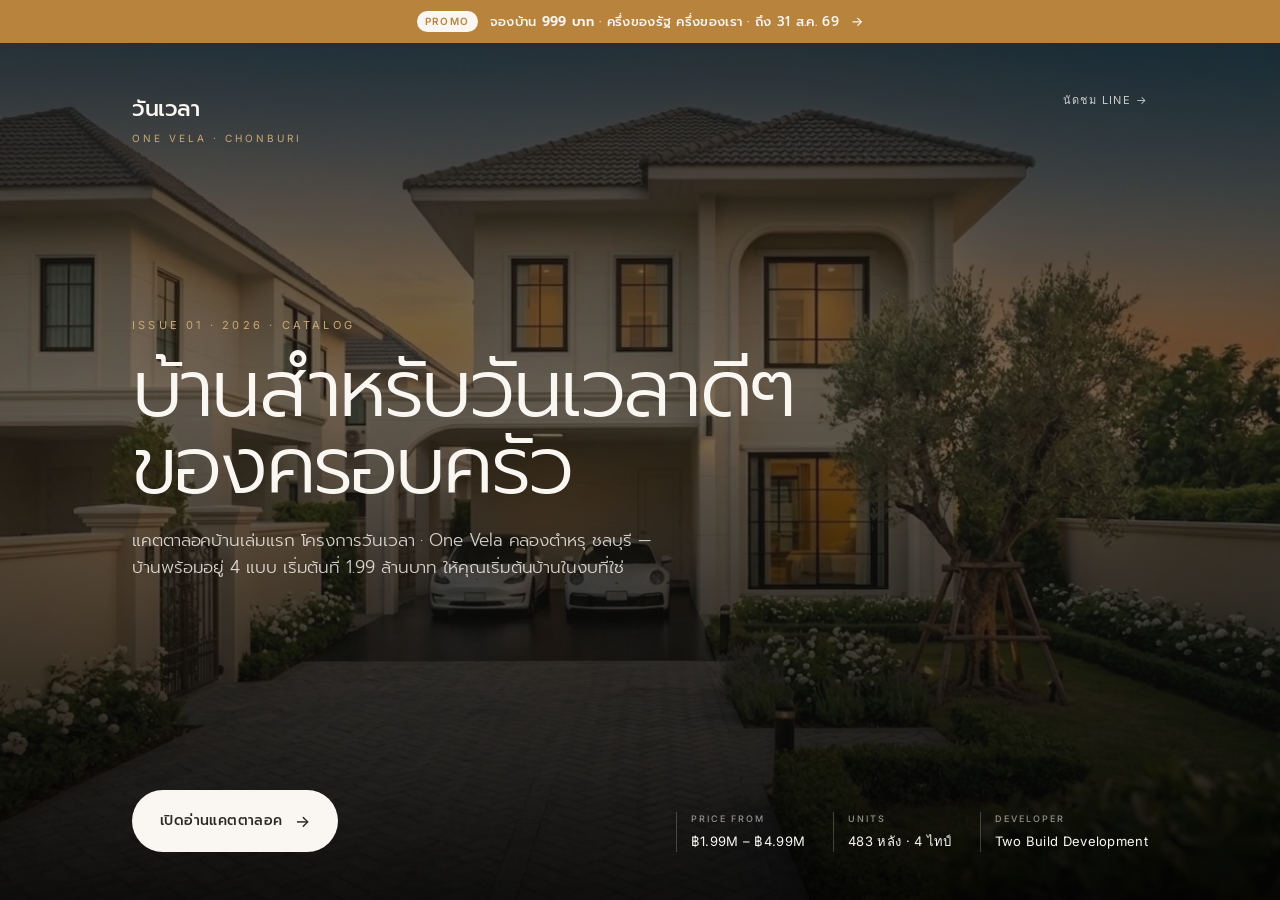
<file: index.html>
<!DOCTYPE html>
<html lang="th">
<head>
<meta charset="UTF-8">
<meta name="viewport" content="width=device-width, initial-scale=1.0, viewport-fit=cover">
<meta name="theme-color" content="#FAF7F2">
<title>วันเวลา · One Vela — แคตตาลอคบ้าน คลองตำหรุ ชลบุรี</title>
<meta name="description" content="แคตตาลอคบ้านโครงการวันเวลา · One Vela — บ้านพร้อมอยู่ คลองตำหรุ ชลบุรี เริ่ม 1.99–4.99 ล้านบาท 4 ไทป์: บ้านเดี่ยว ทาวน์โฮม บ้านแฝด">
<meta name="keywords" content="วันเวลา, One Vela, บ้านชลบุรี, บ้านคลองตำหรุ, บ้านเดี่ยว, ทาวน์โฮม, บ้านแฝด, อมตะนคร, บางแสน, Two Build">

<link rel="preconnect" href="https://fonts.googleapis.com">
<link rel="preconnect" href="https://fonts.gstatic.com" crossorigin>
<link href="https://fonts.googleapis.com/css2?family=Prompt:wght@300;400;500;600&family=Inter:wght@400;500;600&display=swap" rel="stylesheet">
<link rel="stylesheet" href="assets/css/tokens.css">
<link rel="icon" href="images/logo/icon-primary.jpg" type="image/jpeg">
<link rel="apple-touch-icon" href="images/logo/icon-primary.jpg">

<meta property="og:title" content="วันเวลา · One Vela — จองบ้าน 999 บาท · บ้านพร้อมอยู่ คลองตำหรุ ชลบุรี">
<meta property="og:description" content="โปร 30 มิ.ย. – 31 ส.ค. 69 · จองบ้านวันเวลา 999 บาท · ครึ่งของรัฐ ครึ่งของเรา · บ้านพร้อมอยู่ 4 ไทป์ เริ่ม 1.99M">
<meta property="og:image" content="images/covers/landing-hero.webp">
<meta property="og:type" content="website">
<meta property="og:locale" content="th_TH">
<meta name="twitter:card" content="summary_large_image">

<script type="application/ld+json">
{
  "@context": "https://schema.org",
  "@type": "RealEstateAgent",
  "name": "วันเวลา · One Vela",
  "description": "โครงการบ้านจัดสรร คลองตำหรุ ชลบุรี โดย บริษัท ทู บิลด์ ดีเวลลอปเมนท์ จำกัด",
  "telephone": "+66-92-787-4222",
  "email": "twobuild.d@gmail.com",
  "address": {
    "@type": "PostalAddress",
    "streetAddress": "89 หมู่ 1 ตำบลคลองตำหรุ",
    "addressLocality": "อำเภอเมืองชลบุรี",
    "addressRegion": "ชลบุรี",
    "postalCode": "20000",
    "addressCountry": "TH"
  },
  "priceRange": "฿1.99M - ฿4.99M",
  "image": "images/covers/landing-hero.webp"
}
</script>

<style>
  body {
    min-height: 100vh;
    display: flex;
    flex-direction: column;
    overflow: hidden;
  }

  /* Promo strip — sticky on top, very visible */
  .promo-strip {
    background: var(--gold);
    color: var(--cream);
    padding: 11px 22px;
    text-align: center;
    font-size: 13px;
    font-weight: 500;
    letter-spacing: 0.3px;
    display: flex;
    justify-content: center;
    align-items: center;
    gap: 12px;
    transition: var(--transition);
    z-index: 100;
  }
  .promo-strip:hover { background: var(--charcoal); color: var(--gold-light); }
  .promo-strip strong { font-weight: 600; }
  .promo-strip .badge {
    background: var(--cream);
    color: var(--gold);
    padding: 2px 8px;
    border-radius: 999px;
    font-family: 'Inter', sans-serif;
    font-size: 10px;
    font-weight: 600;
    letter-spacing: 1.4px;
  }
  .promo-strip .arrow { font-family: 'Inter', sans-serif; }
  @media (max-width: 640px) {
    .promo-strip { font-size: 12px; padding: 10px 14px; gap: 8px; }
    .promo-strip .badge { font-size: 9px; }
  }
  .splash {
    position: relative;
    flex: 1;
    background: var(--charcoal);
    color: var(--cream);
    overflow: hidden;
    display: flex;
  }
  .splash-photo {
    position: absolute;
    inset: 0;
    width: 100%; height: 100%;
    object-fit: cover;
    opacity: 0.55;
    z-index: 0;
  }
  .splash-overlay {
    position: absolute;
    inset: 0;
    background: linear-gradient(180deg, rgba(0,0,0,0.5) 0%, rgba(0,0,0,0.2) 40%, rgba(0,0,0,0.85) 100%);
    z-index: 1;
  }
  .splash-content {
    position: relative;
    z-index: 2;
    max-width: 1080px;
    margin: 0 auto;
    width: 100%;
    padding: 48px 32px;
    display: flex;
    flex-direction: column;
    justify-content: space-between;
  }
  .splash-top {
    display: flex;
    justify-content: space-between;
    align-items: flex-start;
    gap: 24px;
  }
  .brand-lockup {
    display: flex;
    flex-direction: column;
    gap: 2px;
  }
  .brand-lockup .th {
    font-size: 22px;
    font-weight: 500;
    letter-spacing: -0.4px;
  }
  .brand-lockup .en {
    font-family: 'Inter', sans-serif;
    font-size: 10px;
    letter-spacing: 3px;
    text-transform: uppercase;
    color: var(--gold-light);
  }
  .top-link {
    font-family: 'Inter', sans-serif;
    font-size: 11px;
    letter-spacing: 1.4px;
    text-transform: uppercase;
    color: rgba(250, 247, 242, 0.78);
    transition: color 0.3s;
  }
  .top-link:hover { color: var(--gold-light); }

  .splash-middle {
    margin: auto 0;
    max-width: 720px;
  }
  .splash-issue {
    font-family: 'Inter', sans-serif;
    font-size: 11px;
    letter-spacing: 3.2px;
    text-transform: uppercase;
    color: var(--gold-light);
    margin-bottom: 18px;
  }
  .splash-title {
    font-size: 80px;
    font-weight: 300;
    line-height: 0.96;
    letter-spacing: -2.8px;
    margin-bottom: 22px;
  }
  .splash-sub {
    font-size: 17px;
    font-weight: 300;
    line-height: 1.55;
    color: rgba(250, 247, 242, 0.82);
    max-width: 540px;
  }

  .splash-bottom {
    display: flex;
    justify-content: space-between;
    align-items: flex-end;
    flex-wrap: wrap;
    gap: 24px;
    margin-top: 40px;
  }
  .enter-cta {
    display: inline-flex;
    align-items: center;
    gap: 12px;
    background: var(--cream);
    color: var(--charcoal);
    padding: 18px 28px;
    border-radius: 999px;
    font-size: 14px;
    font-weight: 500;
    letter-spacing: 0.4px;
    transition: var(--transition);
  }
  .enter-cta:hover {
    background: var(--gold);
    color: var(--cream);
    transform: translateY(-2px);
  }
  .enter-cta::after {
    content: '→';
    font-family: 'Inter', sans-serif;
    font-size: 16px;
  }
  .meta-block {
    display: flex;
    gap: 28px;
    flex-wrap: wrap;
  }
  .meta-block > div {
    border-left: 1px solid rgba(250, 247, 242, 0.22);
    padding-left: 14px;
  }
  .meta-block .label {
    font-size: 9px;
    letter-spacing: 2px;
    text-transform: uppercase;
    color: rgba(250, 247, 242, 0.55);
    margin-bottom: 4px;
  }
  .meta-block .val {
    font-family: 'Inter', sans-serif;
    font-size: 13px;
    letter-spacing: 0.3px;
    color: var(--cream);
  }

  @media (max-width: 720px) {
    .splash-content { padding: 32px 20px; }
    .splash-title { font-size: 48px; letter-spacing: -1.6px; }
    .splash-sub { font-size: 15px; }
    .splash-bottom { flex-direction: column; align-items: stretch; }
    .meta-block { gap: 18px; }
    .meta-block > div { padding-left: 12px; }
  }
</style>
</head>
<body>
<a href="promo-999.html" class="promo-strip" aria-label="โปรโมชั่นจองบ้าน 999 บาท">
  <span class="badge">PROMO</span>
  <span>จองบ้าน <strong>999 บาท</strong> · ครึ่งของรัฐ ครึ่งของเรา · ถึง 31 ส.ค. 69</span>
  <span class="arrow">→</span>
</a>
<main class="splash" role="main">
  <img class="splash-photo" src="images/covers/landing-hero.webp" alt="บ้าน 2 ชั้น โครงการวันเวลา ชลบุรี ในแสง Golden Hour">
  <div class="splash-overlay"></div>

  <div class="splash-content">
    <div class="splash-top">
      <div class="brand-lockup">
        <span class="th">วันเวลา</span>
        <span class="en">One Vela · Chonburi</span>
      </div>
      <a href="https://lin.ee/TR66JH9" target="_blank" rel="noopener" class="top-link">นัดชม LINE →</a>
    </div>

    <section class="splash-middle">
      <div class="splash-issue">Issue 01 · 2026 · Catalog</div>
      <h1 class="splash-title">บ้านสำหรับวันเวลาดีๆ ของครอบครัว</h1>
      <p class="splash-sub">แคตตาลอคบ้านเล่มแรก โครงการวันเวลา · One Vela คลองตำหรุ ชลบุรี — บ้านพร้อมอยู่ 4 แบบ เริ่มต้นที่ 1.99 ล้านบาท ให้คุณเริ่มต้นบ้านในงบที่ใช่</p>
    </section>

    <div class="splash-bottom">
      <a href="catalog.html" class="enter-cta">เปิดอ่านแคตตาลอค</a>
      <div class="meta-block">
        <div>
          <div class="label">Price From</div>
          <div class="val">฿1.99M – ฿4.99M</div>
        </div>
        <div>
          <div class="label">Units</div>
          <div class="val">483 หลัง · 4 ไทป์</div>
        </div>
        <div>
          <div class="label">Developer</div>
          <div class="val">Two Build Development</div>
        </div>
      </div>
    </div>
  </div>
</main>

<a id="contact" class="sr-only">contact</a>
<script>
// Subtle parallax on splash photo
const photo = document.querySelector('.splash-photo');
let raf;
window.addEventListener('mousemove', (e) => {
  if (raf) return;
  raf = requestAnimationFrame(() => {
    const x = (e.clientX / window.innerWidth - 0.5) * 18;
    const y = (e.clientY / window.innerHeight - 0.5) * 12;
    photo.style.transform = `translate(${x}px, ${y}px) scale(1.06)`;
    raf = null;
  });
});
</script>
</body>
</html>
</file>
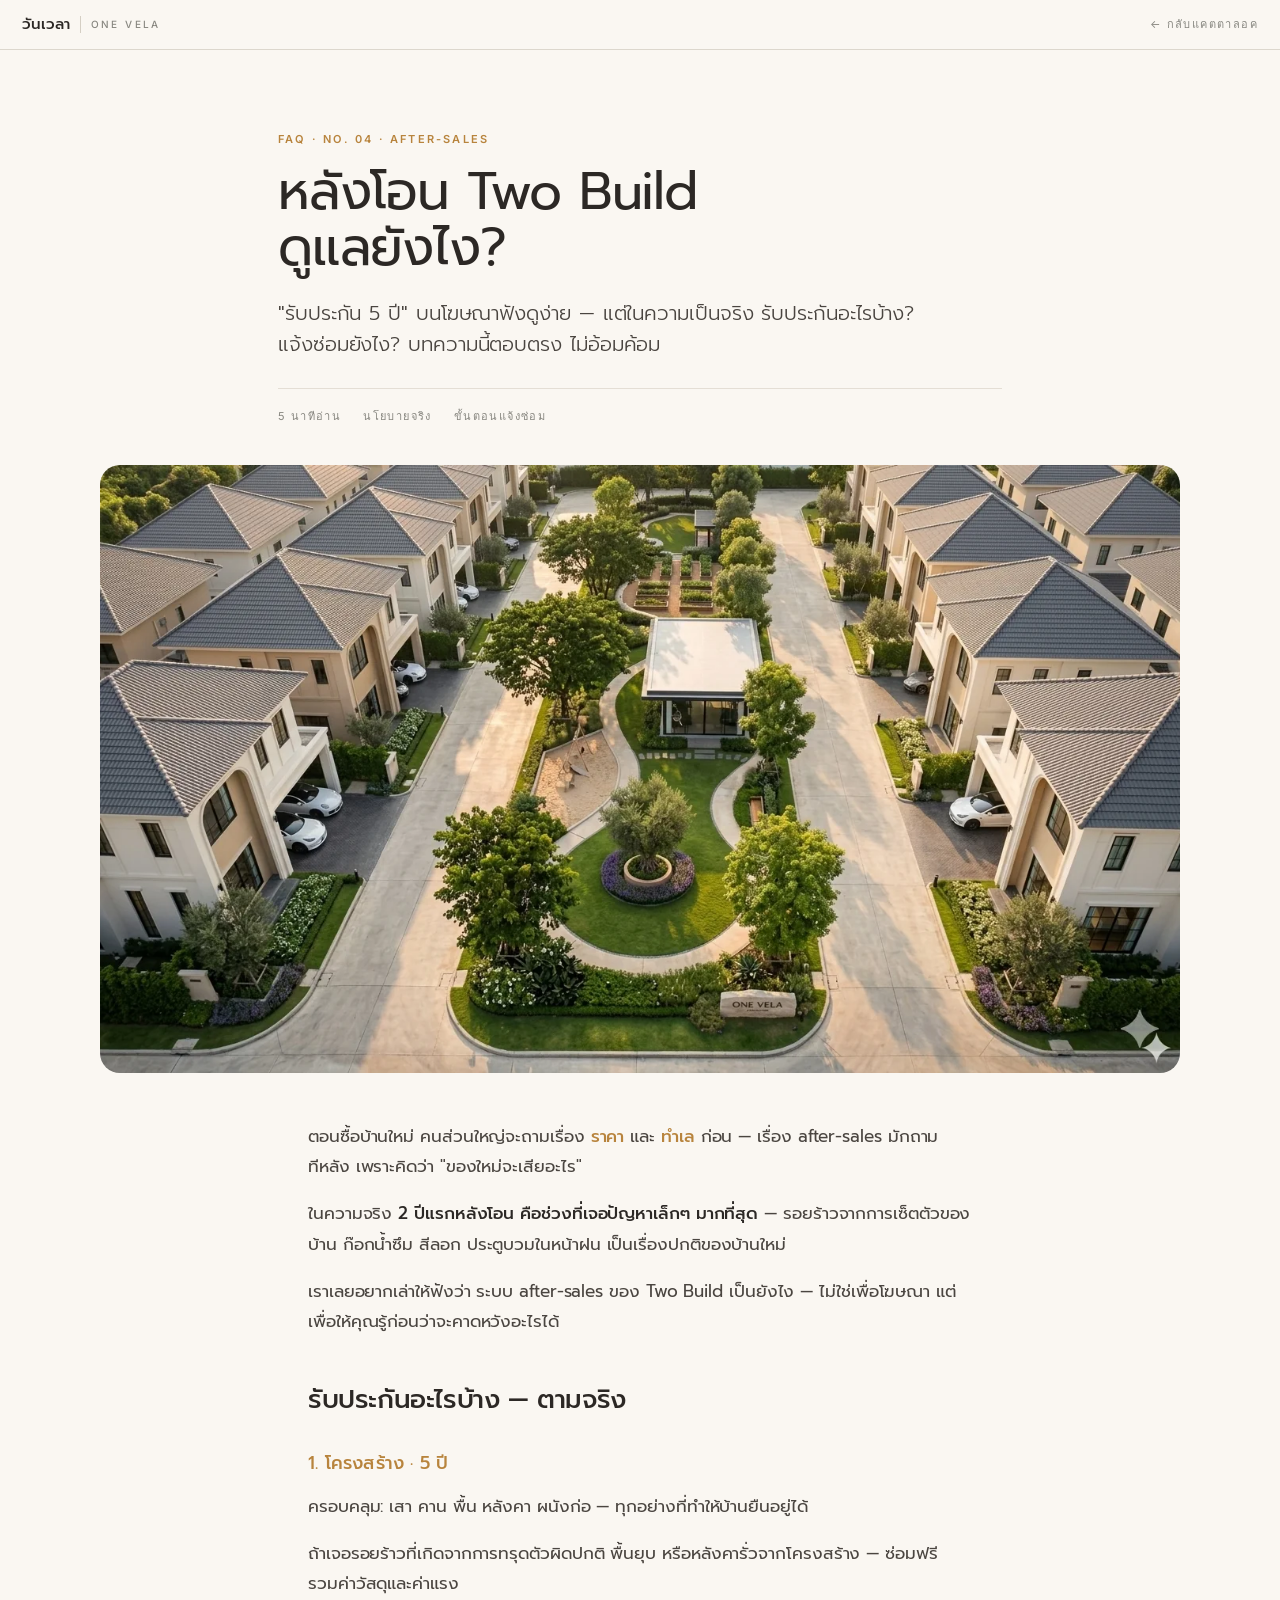
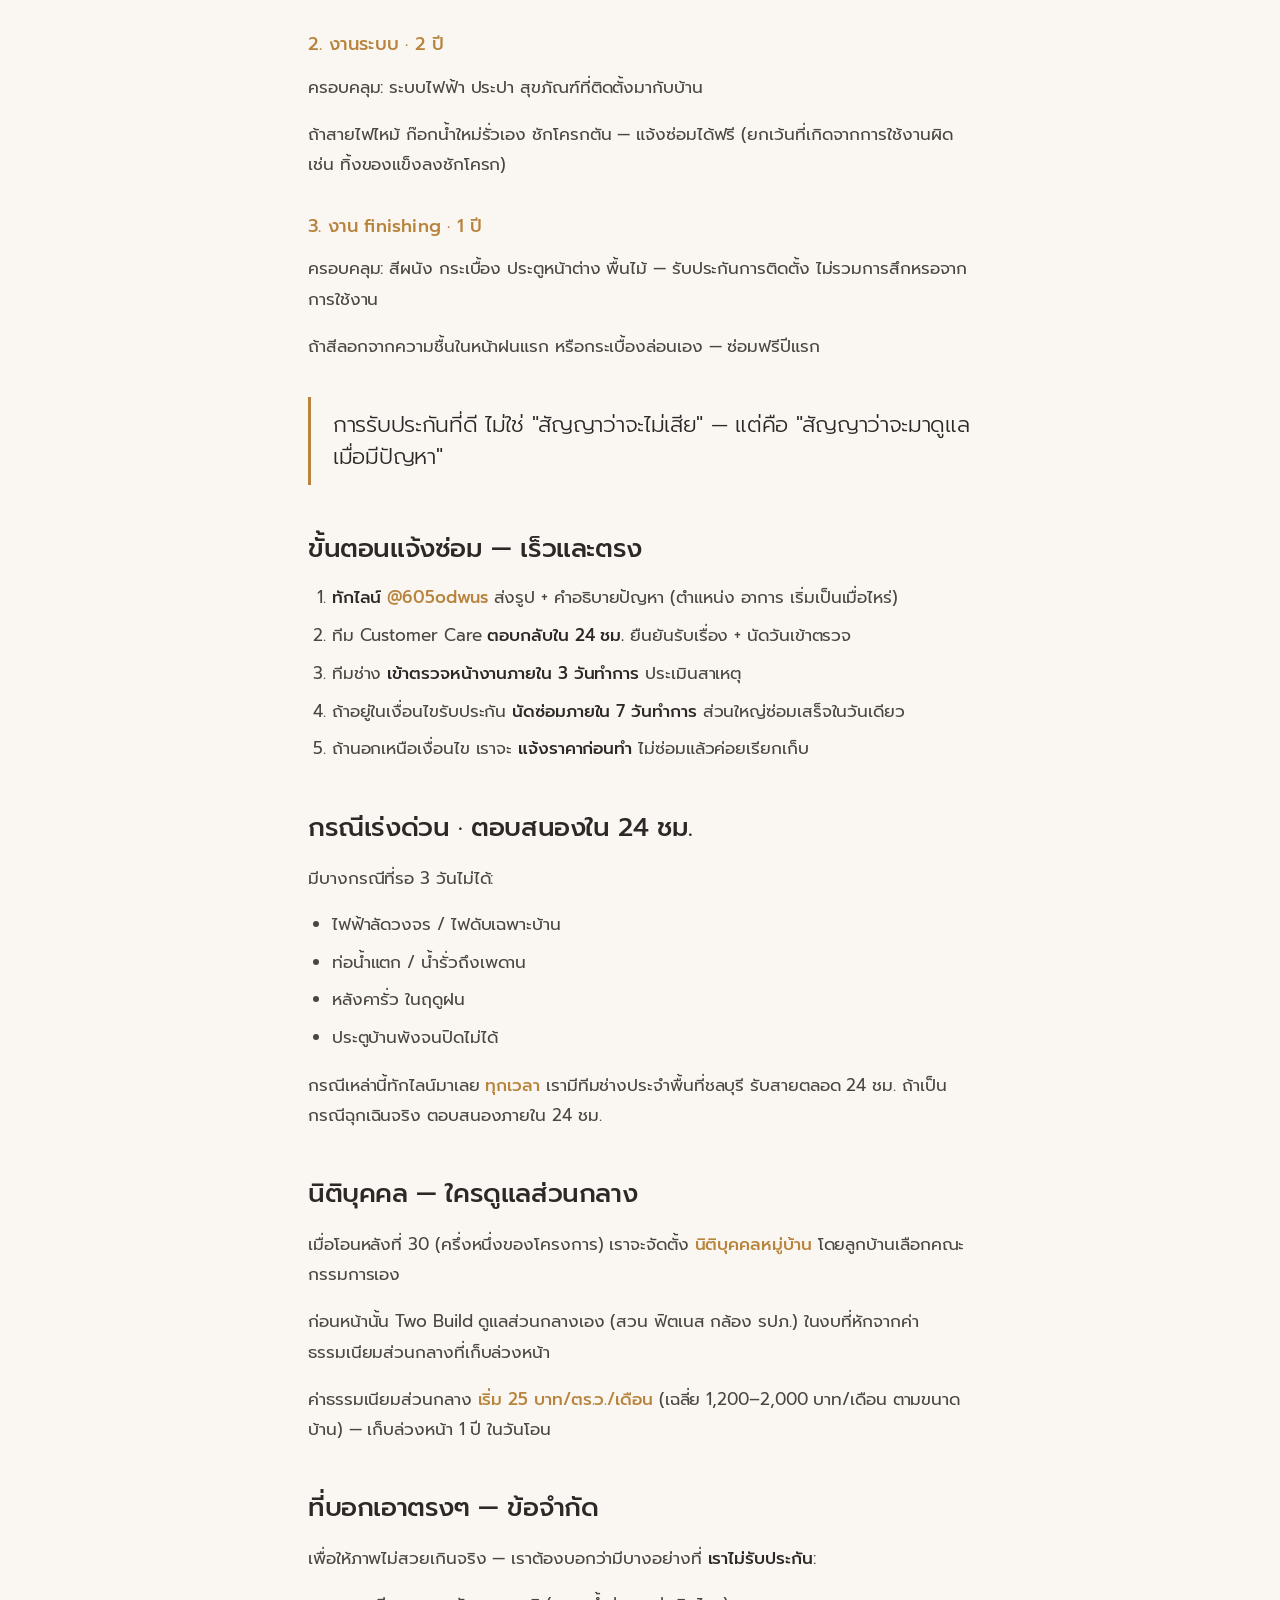
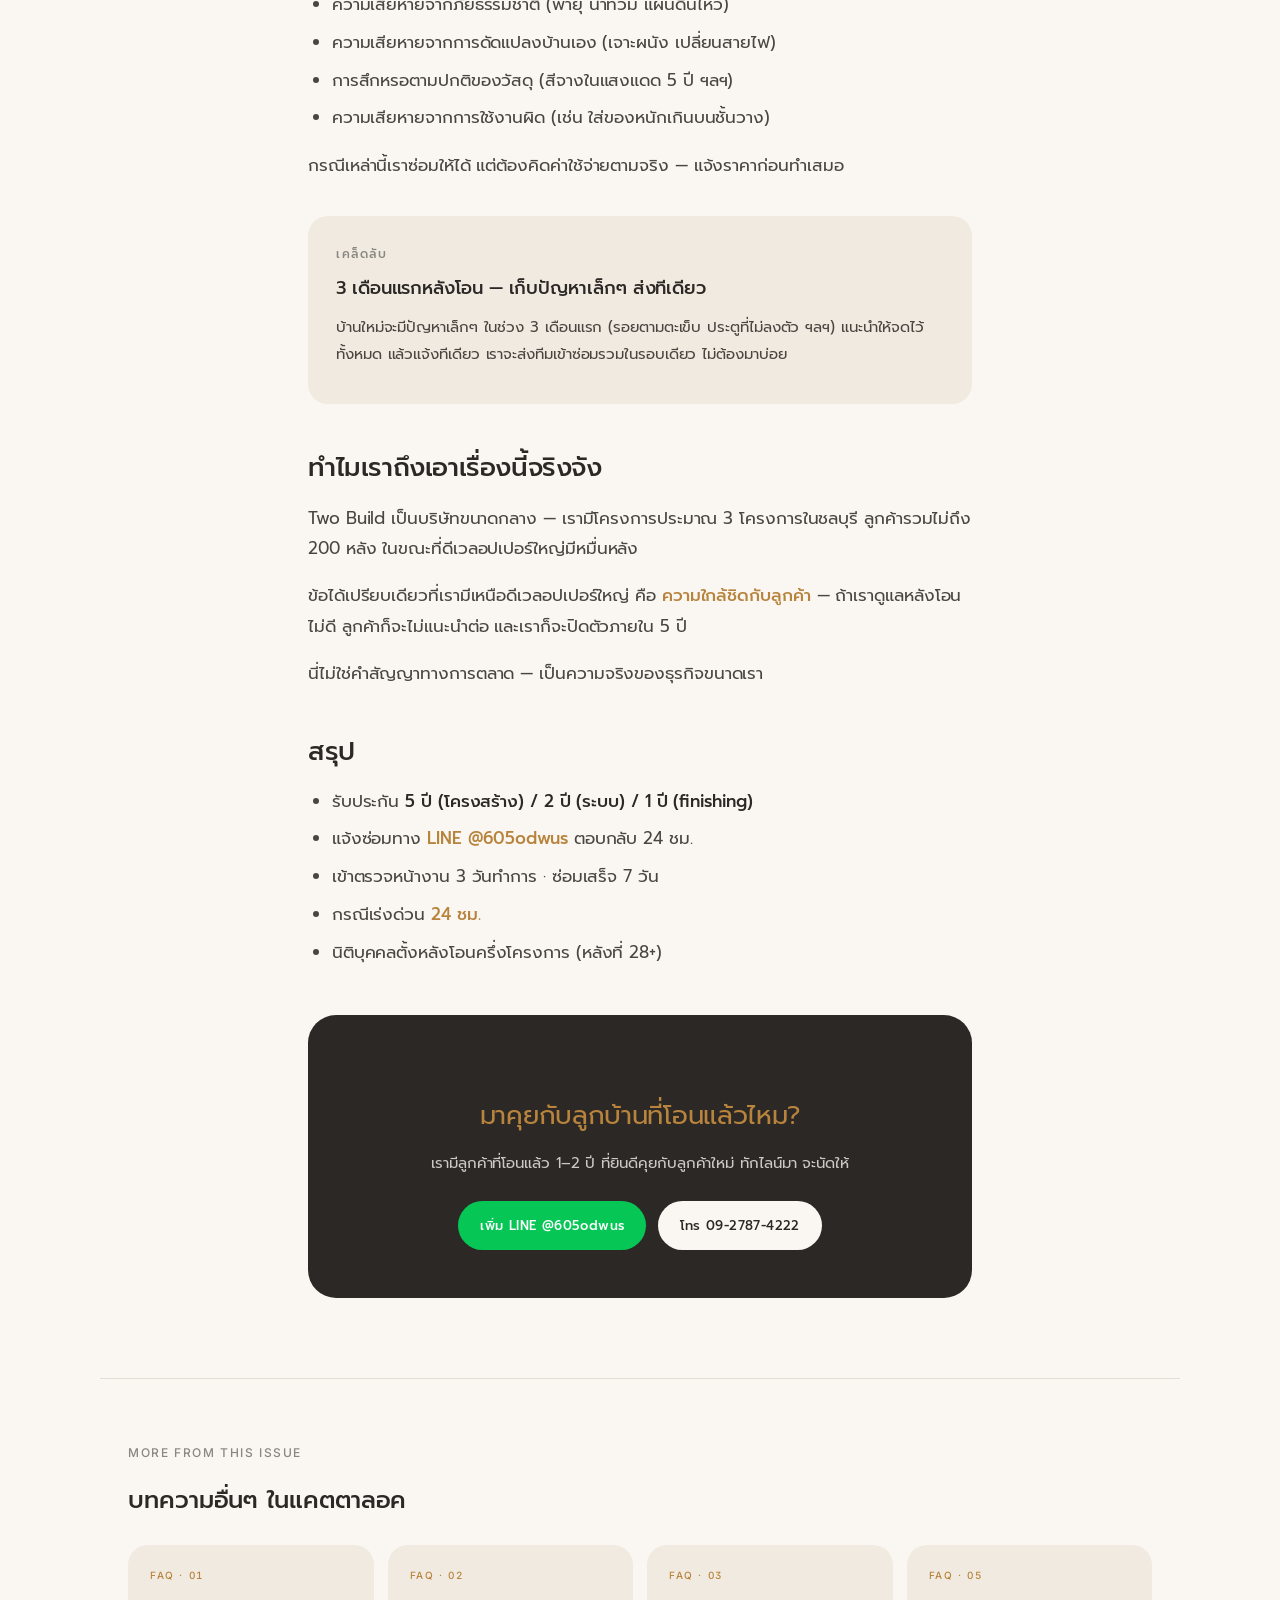
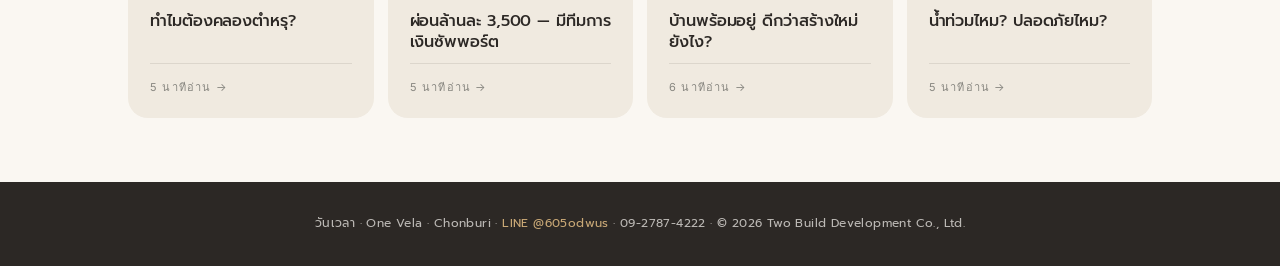
<file: faq-aftersales.html>
<!DOCTYPE html>
<html lang="th">
<head>
<meta charset="UTF-8">
<meta name="viewport" content="width=device-width, initial-scale=1.0">
<meta name="theme-color" content="#FAF7F2">
<title>หลังโอน Two Build ดูแลยังไง? · FAQ · วันเวลา · One Vela</title>
<meta name="description" content="รับประกันโครงสร้าง 5 ปี งานระบบ 2 ปี — แต่ 'รับประกัน' หมายถึงอะไรจริงๆ บทความนี้เล่าตรงๆ ว่าเราดูแลลูกค้าหลังโอนยังไง">

<link rel="preconnect" href="https://fonts.googleapis.com">
<link rel="preconnect" href="https://fonts.gstatic.com" crossorigin>
<link href="https://fonts.googleapis.com/css2?family=Prompt:wght@300;400;500;600&family=Inter:wght@400;500;600&display=swap" rel="stylesheet">
<link rel="stylesheet" href="assets/css/tokens.css">
<link rel="stylesheet" href="assets/css/article.css">
<link rel="icon" href="images/logo/icon-primary.jpg" type="image/jpeg">

<meta property="og:title" content="หลังโอน Two Build ดูแลยังไง? — รับประกันจริงและคำสัญญาที่จับต้องได้">
<meta property="og:description" content="รับประกัน 5 ปี/2 ปี · แจ้งซ่อม LINE · ทีม Customer Care จริง — บทความ FAQ ที่ตอบตรงทุกข้อ">
<meta property="og:image" content="images/common/garden-main.webp">
<meta property="og:type" content="article">
<meta property="og:locale" content="th_TH">

<script type="application/ld+json">
{
  "@context": "https://schema.org",
  "@type": "FAQPage",
  "mainEntity": [{
    "@type": "Question",
    "name": "รับประกันบ้านวันเวลานานแค่ไหน?",
    "acceptedAnswer": {
      "@type": "Answer",
      "text": "รับประกันโครงสร้าง 5 ปี ครอบคลุมเสา คาน พื้น หลังคา · งานระบบไฟฟ้า ประปา 2 ปี · งาน finishing เช่น สี กระเบื้อง 1 ปี"
    }
  }, {
    "@type": "Question",
    "name": "แจ้งซ่อมยังไง?",
    "acceptedAnswer": {
      "@type": "Answer",
      "text": "ทักไลน์ @605odwus พร้อมรูปและคำอธิบาย · ทีมเข้าตรวจภายใน 3 วันทำการ · ถ้าเร่งด่วน เช่นไฟฟ้ารั่ว มีทีมช่างประจำพื้นที่ตอบสนองภายใน 24 ชม."
    }
  }]
}
</script>
</head>
<body class="article">

<nav class="art-nav">
  <a href="index.html" class="brand">
    <span class="th">วันเวลา</span>
    <span class="en">One Vela</span>
  </a>
  <a href="catalog.html" class="back">← กลับแคตตาลอค</a>
</nav>

<header class="art-hero">
  <div class="crumb">FAQ · No. 04 · After-sales</div>
  <h1>หลังโอน Two Build<br>ดูแลยังไง?</h1>
  <p class="lead">"รับประกัน 5 ปี" บนโฆษณาฟังดูง่าย — แต่ในความเป็นจริง รับประกันอะไรบ้าง? แจ้งซ่อมยังไง? บทความนี้ตอบตรง ไม่อ้อมค้อม</p>
  <div class="art-meta">
    <span>5 นาทีอ่าน</span>
    <span>นโยบายจริง</span>
    <span>ขั้นตอนแจ้งซ่อม</span>
  </div>
</header>

<div class="art-cover">
  <img src="images/common/garden-main.webp" alt="สวนกลางโครงการวันเวลา">
</div>

<article class="art-body">
  <p>ตอนซื้อบ้านใหม่ คนส่วนใหญ่จะถามเรื่อง <em>ราคา</em> และ <em>ทำเล</em> ก่อน — เรื่อง after-sales มักถามทีหลัง เพราะคิดว่า "ของใหม่จะเสียอะไร"</p>

  <p>ในความจริง <strong>2 ปีแรกหลังโอน คือช่วงที่เจอปัญหาเล็กๆ มากที่สุด</strong> — รอยร้าวจากการเซ็ตตัวของบ้าน ก๊อกน้ำซึม สีลอก ประตูบวมในหน้าฝน เป็นเรื่องปกติของบ้านใหม่</p>

  <p>เราเลยอยากเล่าให้ฟังว่า ระบบ after-sales ของ Two Build เป็นยังไง — ไม่ใช่เพื่อโฆษณา แต่เพื่อให้คุณรู้ก่อนว่าจะคาดหวังอะไรได้</p>

  <h2>รับประกันอะไรบ้าง — ตามจริง</h2>

  <h3>1. โครงสร้าง · 5 ปี</h3>
  <p>ครอบคลุม: เสา คาน พื้น หลังคา ผนังก่อ — ทุกอย่างที่ทำให้บ้านยืนอยู่ได้</p>
  <p>ถ้าเจอรอยร้าวที่เกิดจากการทรุดตัวผิดปกติ พื้นยุบ หรือหลังคารั่วจากโครงสร้าง — ซ่อมฟรี รวมค่าวัสดุและค่าแรง</p>

  <h3>2. งานระบบ · 2 ปี</h3>
  <p>ครอบคลุม: ระบบไฟฟ้า ประปา สุขภัณฑ์ที่ติดตั้งมากับบ้าน</p>
  <p>ถ้าสายไฟไหม้ ก๊อกน้ำใหม่รั่วเอง ชักโครกตัน — แจ้งซ่อมได้ฟรี (ยกเว้นที่เกิดจากการใช้งานผิด เช่น ทิ้งของแข็งลงชักโครก)</p>

  <h3>3. งาน finishing · 1 ปี</h3>
  <p>ครอบคลุม: สีผนัง กระเบื้อง ประตูหน้าต่าง พื้นไม้ — รับประกันการติดตั้ง ไม่รวมการสึกหรอจากการใช้งาน</p>
  <p>ถ้าสีลอกจากความชื้นในหน้าฝนแรก หรือกระเบื้องล่อนเอง — ซ่อมฟรีปีแรก</p>

  <div class="pull">
    การรับประกันที่ดี ไม่ใช่ "สัญญาว่าจะไม่เสีย" — แต่คือ "สัญญาว่าจะมาดูแลเมื่อมีปัญหา"
  </div>

  <h2>ขั้นตอนแจ้งซ่อม — เร็วและตรง</h2>

  <ol>
    <li><strong>ทักไลน์</strong> <em>@605odwus</em> ส่งรูป + คำอธิบายปัญหา (ตำแหน่ง อาการ เริ่มเป็นเมื่อไหร่)</li>
    <li>ทีม Customer Care <strong>ตอบกลับใน 24 ชม.</strong> ยืนยันรับเรื่อง + นัดวันเข้าตรวจ</li>
    <li>ทีมช่าง <strong>เข้าตรวจหน้างานภายใน 3 วันทำการ</strong> ประเมินสาเหตุ</li>
    <li>ถ้าอยู่ในเงื่อนไขรับประกัน <strong>นัดซ่อมภายใน 7 วันทำการ</strong> ส่วนใหญ่ซ่อมเสร็จในวันเดียว</li>
    <li>ถ้านอกเหนือเงื่อนไข เราจะ <strong>แจ้งราคาก่อนทำ</strong> ไม่ซ่อมแล้วค่อยเรียกเก็บ</li>
  </ol>

  <h2>กรณีเร่งด่วน · ตอบสนองใน 24 ชม.</h2>

  <p>มีบางกรณีที่รอ 3 วันไม่ได้:</p>

  <ul>
    <li>ไฟฟ้าลัดวงจร / ไฟดับเฉพาะบ้าน</li>
    <li>ท่อน้ำแตก / น้ำรั่วถึงเพดาน</li>
    <li>หลังคารั่ว ในฤดูฝน</li>
    <li>ประตูบ้านพังจนปิดไม่ได้</li>
  </ul>

  <p>กรณีเหล่านี้ทักไลน์มาเลย <em>ทุกเวลา</em> เรามีทีมช่างประจำพื้นที่ชลบุรี รับสายตลอด 24 ชม. ถ้าเป็นกรณีฉุกเฉินจริง ตอบสนองภายใน 24 ชม.</p>

  <h2>นิติบุคคล — ใครดูแลส่วนกลาง</h2>

  <p>เมื่อโอนหลังที่ 30 (ครึ่งหนึ่งของโครงการ) เราจะจัดตั้ง <em>นิติบุคคลหมู่บ้าน</em> โดยลูกบ้านเลือกคณะกรรมการเอง</p>

  <p>ก่อนหน้านั้น Two Build ดูแลส่วนกลางเอง (สวน ฟิตเนส กล้อง รปภ.) ในงบที่หักจากค่าธรรมเนียมส่วนกลางที่เก็บล่วงหน้า</p>

  <p>ค่าธรรมเนียมส่วนกลาง <em>เริ่ม 25 บาท/ตร.ว./เดือน</em> (เฉลี่ย 1,200–2,000 บาท/เดือน ตามขนาดบ้าน) — เก็บล่วงหน้า 1 ปี ในวันโอน</p>

  <h2>ที่บอกเอาตรงๆ — ข้อจำกัด</h2>

  <p>เพื่อให้ภาพไม่สวยเกินจริง — เราต้องบอกว่ามีบางอย่างที่ <strong>เราไม่รับประกัน</strong>:</p>

  <ul>
    <li>ความเสียหายจากภัยธรรมชาติ (พายุ น้ำท่วม แผ่นดินไหว)</li>
    <li>ความเสียหายจากการดัดแปลงบ้านเอง (เจาะผนัง เปลี่ยนสายไฟ)</li>
    <li>การสึกหรอตามปกติของวัสดุ (สีจางในแสงแดด 5 ปี ฯลฯ)</li>
    <li>ความเสียหายจากการใช้งานผิด (เช่น ใส่ของหนักเกินบนชั้นวาง)</li>
  </ul>

  <p>กรณีเหล่านี้เราซ่อมให้ได้ แต่ต้องคิดค่าใช้จ่ายตามจริง — แจ้งราคาก่อนทำเสมอ</p>

  <div class="callout">
    <div class="label">เคล็ดลับ</div>
    <h4>3 เดือนแรกหลังโอน — เก็บปัญหาเล็กๆ ส่งทีเดียว</h4>
    <p>บ้านใหม่จะมีปัญหาเล็กๆ ในช่วง 3 เดือนแรก (รอยตามตะเข็บ ประตูที่ไม่ลงตัว ฯลฯ) แนะนำให้จดไว้ทั้งหมด แล้วแจ้งทีเดียว เราจะส่งทีมเข้าซ่อมรวมในรอบเดียว ไม่ต้องมาบ่อย</p>
  </div>

  <h2>ทำไมเราถึงเอาเรื่องนี้จริงจัง</h2>

  <p>Two Build เป็นบริษัทขนาดกลาง — เรามีโครงการประมาณ 3 โครงการในชลบุรี ลูกค้ารวมไม่ถึง 200 หลัง ในขณะที่ดีเวลอปเปอร์ใหญ่มีหมื่นหลัง</p>

  <p>ข้อได้เปรียบเดียวที่เรามีเหนือดีเวลอปเปอร์ใหญ่ คือ <em>ความใกล้ชิดกับลูกค้า</em> — ถ้าเราดูแลหลังโอนไม่ดี ลูกค้าก็จะไม่แนะนำต่อ และเราก็จะปิดตัวภายใน 5 ปี</p>

  <p>นี่ไม่ใช่คำสัญญาทางการตลาด — เป็นความจริงของธุรกิจขนาดเรา</p>

  <h2>สรุป</h2>

  <ul>
    <li>รับประกัน <strong>5 ปี (โครงสร้าง) / 2 ปี (ระบบ) / 1 ปี (finishing)</strong></li>
    <li>แจ้งซ่อมทาง <em>LINE @605odwus</em> ตอบกลับ 24 ชม.</li>
    <li>เข้าตรวจหน้างาน 3 วันทำการ · ซ่อมเสร็จ 7 วัน</li>
    <li>กรณีเร่งด่วน <em>24 ชม.</em></li>
    <li>นิติบุคคลตั้งหลังโอนครึ่งโครงการ (หลังที่ 28+)</li>
  </ul>

  <div class="art-cta">
    <h3>มาคุยกับลูกบ้านที่โอนแล้วไหม?</h3>
    <p>เรามีลูกค้าที่โอนแล้ว 1–2 ปี ที่ยินดีคุยกับลูกค้าใหม่ ทักไลน์มา จะนัดให้</p>
    <div class="art-cta-row">
      <a href="https://lin.ee/TR66JH9" target="_blank" rel="noopener" class="line">เพิ่ม LINE @605odwus</a>
      <a href="tel:+66927874222" class="primary">โทร 09-2787-4222</a>
    </div>
  </div>
</article>

<section class="art-more">
  <div class="label">More from this issue</div>
  <h3>บทความอื่นๆ ในแคตตาลอค</h3>
  <div class="art-more-grid">
    <a href="faq-location.html" class="art-card">
      <div class="label">FAQ · 01</div>
      <div class="title">ทำไมต้องคลองตำหรุ?</div>
      <div class="read">5 นาทีอ่าน →</div>
    </a>
    <a href="faq-mortgage.html" class="art-card">
      <div class="label">FAQ · 02</div>
      <div class="title">ผ่อนล้านละ 3,500 — มีทีมการเงินซัพพอร์ต</div>
      <div class="read">5 นาทีอ่าน →</div>
    </a>
    <a href="faq-move-in.html" class="art-card">
      <div class="label">FAQ · 03</div>
      <div class="title">บ้านพร้อมอยู่ ดีกว่าสร้างใหม่ยังไง?</div>
      <div class="read">6 นาทีอ่าน →</div>
    </a>
    <a href="faq-safety.html" class="art-card">
      <div class="label">FAQ · 05</div>
      <div class="title">น้ำท่วมไหม? ปลอดภัยไหม?</div>
      <div class="read">5 นาทีอ่าน →</div>
    </a>
  </div>
</section>

<footer class="art-foot">
  วันเวลา · One Vela · Chonburi · <a href="https://lin.ee/TR66JH9">LINE @605odwus</a> · 09-2787-4222 · © 2026 Two Build Development Co., Ltd.
</footer>
</body>
</html>
</file>
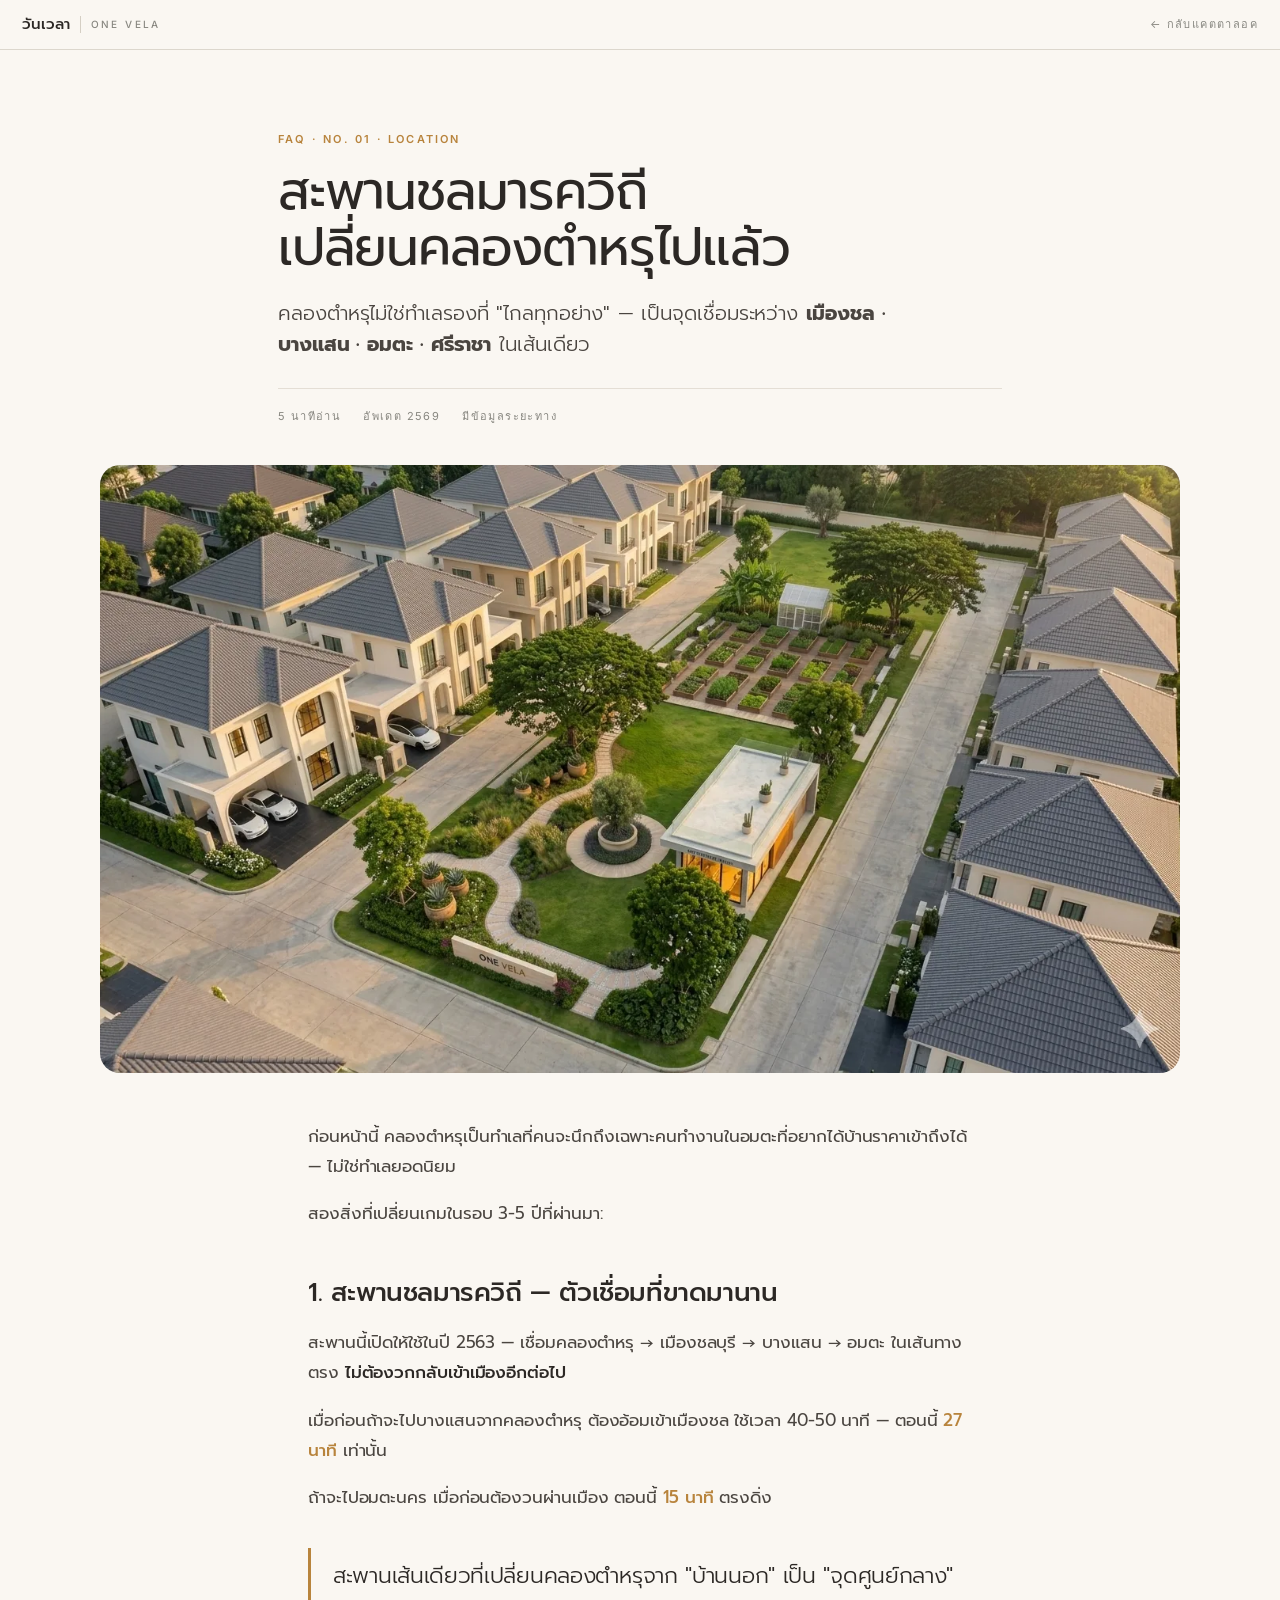
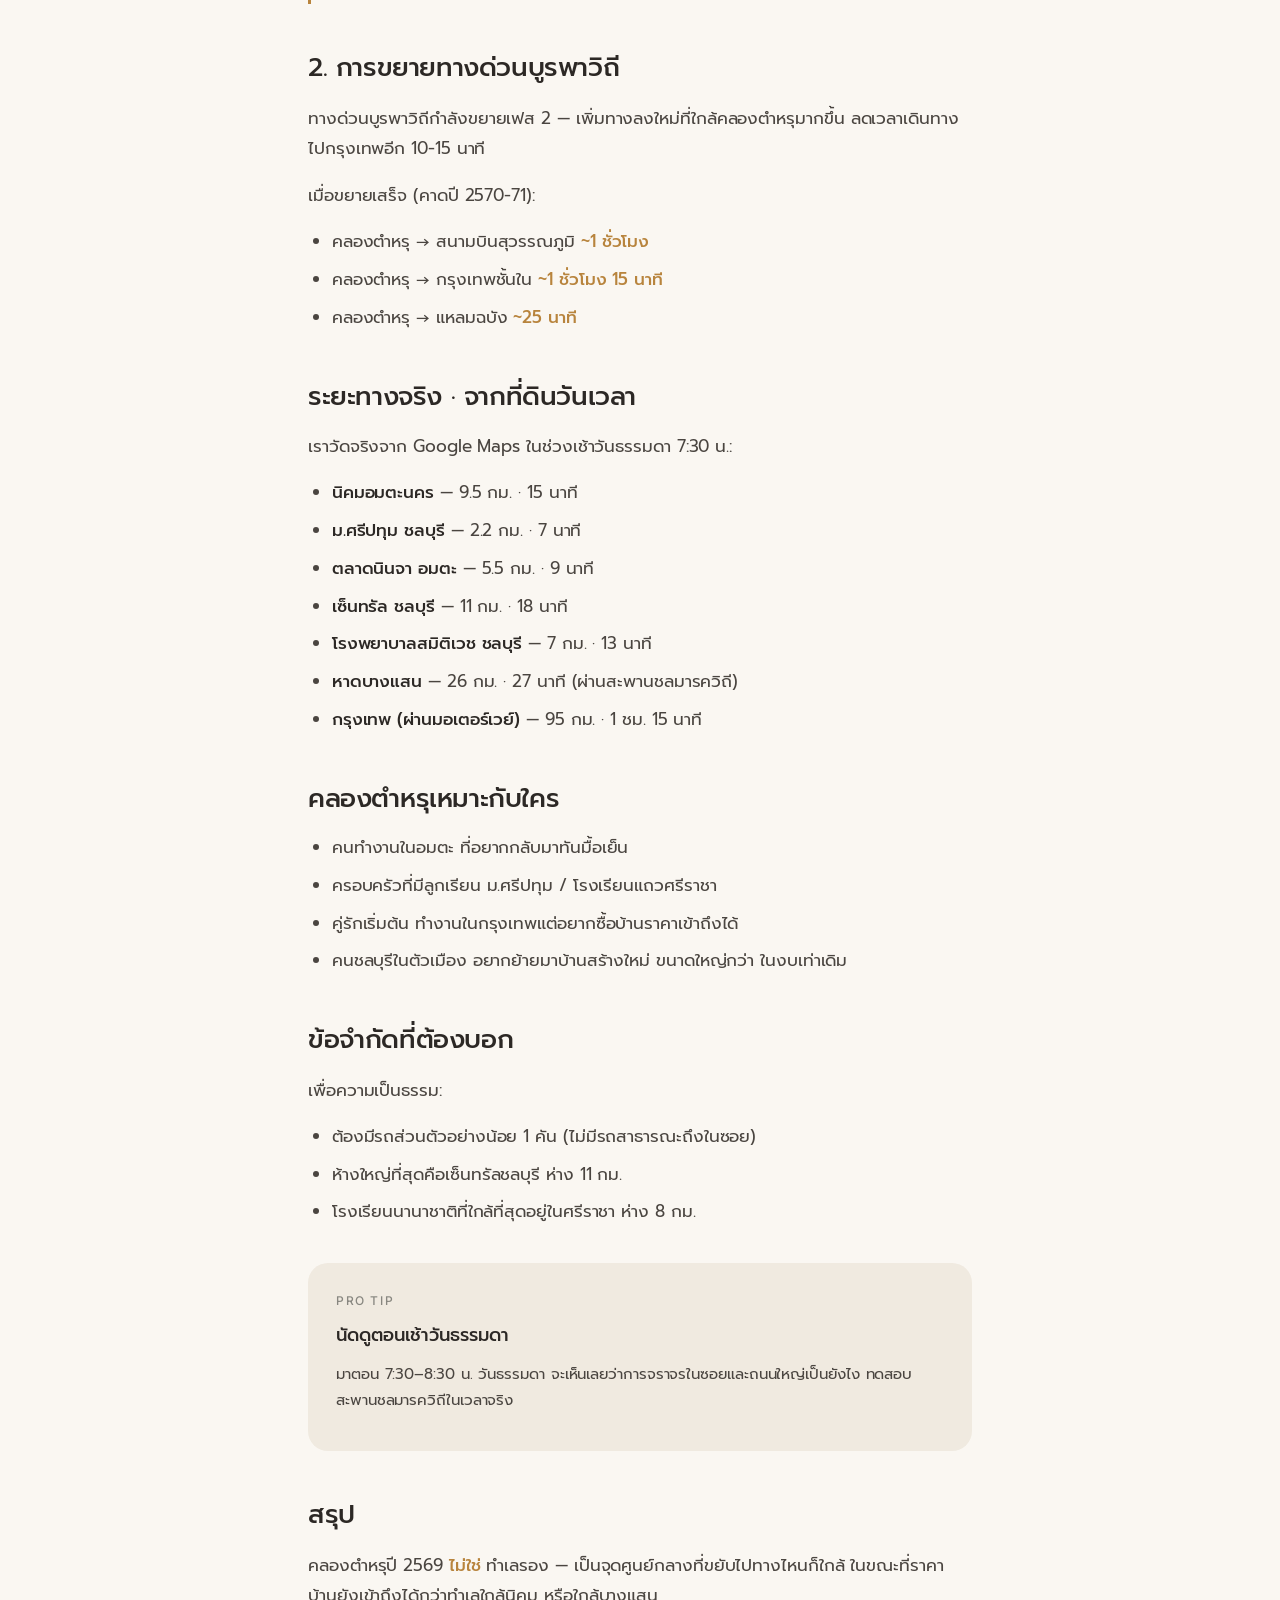
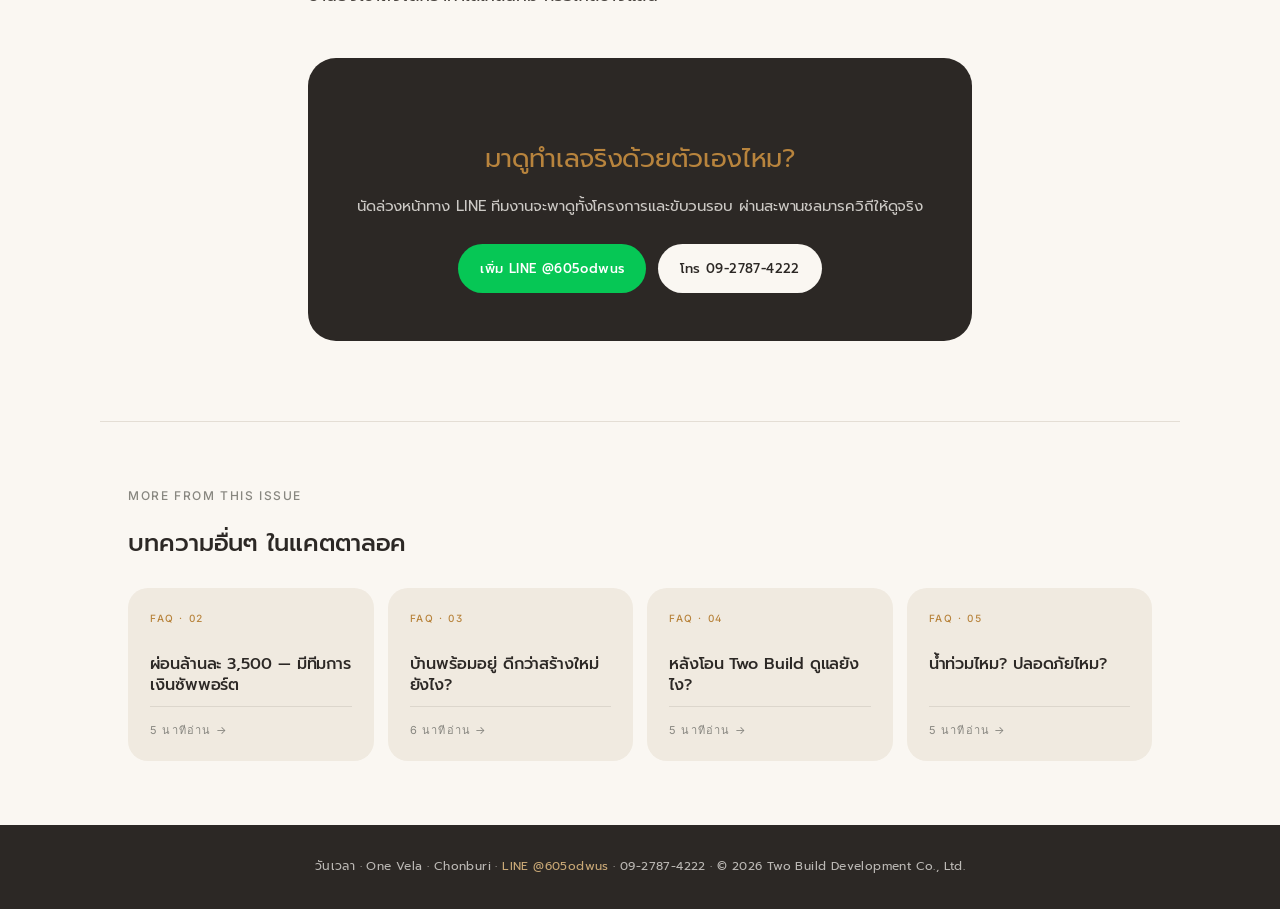
<file: faq-location.html>
<!DOCTYPE html>
<html lang="th">
<head>
<meta charset="UTF-8">
<meta name="viewport" content="width=device-width, initial-scale=1.0">
<meta name="theme-color" content="#FAF7F2">
<title>ทำเลคลองตำหรุ · สะพานชลมารควิถี · FAQ · วันเวลา · One Vela</title>
<meta name="description" content="สะพานชลมารควิถี + การขยายทางด่วนบูรพาวิถี = คลองตำหรุกลายเป็นจุดเชื่อมเมืองชล บางแสน อมตะ และศรีราชา — ทำเลที่ขยับไปทางไหนก็ใกล้">

<link rel="preconnect" href="https://fonts.googleapis.com">
<link rel="preconnect" href="https://fonts.gstatic.com" crossorigin>
<link href="https://fonts.googleapis.com/css2?family=Prompt:wght@300;400;500;600&family=Inter:wght@400;500;600&display=swap" rel="stylesheet">
<link rel="stylesheet" href="assets/css/tokens.css">
<link rel="stylesheet" href="assets/css/article.css">
<link rel="icon" href="images/logo/icon-primary.jpg" type="image/jpeg">

<meta property="og:title" content="ทำไมต้องคลองตำหรุ? — สะพานชลมารควิถี + บูรพาวิถี เปลี่ยนทำเลนี้ไปแล้ว">
<meta property="og:description" content="คลองตำหรุไม่ใช่ทำเลรอง — เป็นจุดเชื่อมเมืองชล บางแสน อมตะ ศรีราชา ในเส้นเดียว">
<meta property="og:image" content="images/common/garden-aerial.webp">
<meta property="og:type" content="article">
<meta property="og:locale" content="th_TH">

<script type="application/ld+json">
{
  "@context": "https://schema.org",
  "@type": "FAQPage",
  "mainEntity": [{
    "@type": "Question",
    "name": "ทำไมต้องเลือกคลองตำหรุ?",
    "acceptedAnswer": {
      "@type": "Answer",
      "text": "สะพานชลมารควิถีเชื่อมคลองตำหรุกับเมืองชล บางแสน และอมตะนคร ในเส้นเดียว ไม่ต้องวกกลับเข้าเมือง บวกกับการขยายทางด่วนบูรพาวิถีที่กำลังเดินหน้า ทำให้คลองตำหรุกลายเป็นจุดศูนย์กลางการเดินทาง"
    }
  }, {
    "@type": "Question",
    "name": "คลองตำหรุห่างจากอมตะแค่ไหน?",
    "acceptedAnswer": {
      "@type": "Answer",
      "text": "9.5 กิโลเมตร ใช้เวลาขับรถ 15 นาที"
    }
  }]
}
</script>
</head>
<body class="article">

<nav class="art-nav">
  <a href="index.html" class="brand">
    <span class="th">วันเวลา</span>
    <span class="en">One Vela</span>
  </a>
  <a href="catalog.html" class="back">← กลับแคตตาลอค</a>
</nav>

<header class="art-hero">
  <div class="crumb">FAQ · No. 01 · Location</div>
  <h1>สะพานชลมารควิถี<br>เปลี่ยนคลองตำหรุไปแล้ว</h1>
  <p class="lead">คลองตำหรุไม่ใช่ทำเลรองที่ "ไกลทุกอย่าง" — เป็นจุดเชื่อมระหว่าง <strong>เมืองชล · บางแสน · อมตะ · ศรีราชา</strong> ในเส้นเดียว</p>
  <div class="art-meta">
    <span>5 นาทีอ่าน</span>
    <span>อัพเดต 2569</span>
    <span>มีข้อมูลระยะทาง</span>
  </div>
</header>

<div class="art-cover">
  <img src="images/common/garden-aerial.webp" alt="มุมสูงโครงการวันเวลา คลองตำหรุ ชลบุรี">
</div>

<article class="art-body">
  <p>ก่อนหน้านี้ คลองตำหรุเป็นทำเลที่คนจะนึกถึงเฉพาะคนทำงานในอมตะที่อยากได้บ้านราคาเข้าถึงได้ — ไม่ใช่ทำเลยอดนิยม</p>

  <p>สองสิ่งที่เปลี่ยนเกมในรอบ 3-5 ปีที่ผ่านมา:</p>

  <h2>1. สะพานชลมารควิถี — ตัวเชื่อมที่ขาดมานาน</h2>

  <p>สะพานนี้เปิดให้ใช้ในปี 2563 — เชื่อมคลองตำหรุ → เมืองชลบุรี → บางแสน → อมตะ ในเส้นทางตรง <strong>ไม่ต้องวกกลับเข้าเมืองอีกต่อไป</strong></p>

  <p>เมื่อก่อนถ้าจะไปบางแสนจากคลองตำหรุ ต้องอ้อมเข้าเมืองชล ใช้เวลา 40-50 นาที — ตอนนี้ <em>27 นาที</em> เท่านั้น</p>

  <p>ถ้าจะไปอมตะนคร เมื่อก่อนต้องวนผ่านเมือง ตอนนี้ <em>15 นาที</em> ตรงดิ่ง</p>

  <div class="pull">
    สะพานเส้นเดียวที่เปลี่ยนคลองตำหรุจาก "บ้านนอก" เป็น "จุดศูนย์กลาง"
  </div>

  <h2>2. การขยายทางด่วนบูรพาวิถี</h2>

  <p>ทางด่วนบูรพาวิถีกำลังขยายเฟส 2 — เพิ่มทางลงใหม่ที่ใกล้คลองตำหรุมากขึ้น ลดเวลาเดินทางไปกรุงเทพอีก 10-15 นาที</p>

  <p>เมื่อขยายเสร็จ (คาดปี 2570-71):</p>

  <ul>
    <li>คลองตำหรุ → สนามบินสุวรรณภูมิ <em>~1 ชั่วโมง</em></li>
    <li>คลองตำหรุ → กรุงเทพชั้นใน <em>~1 ชั่วโมง 15 นาที</em></li>
    <li>คลองตำหรุ → แหลมฉบัง <em>~25 นาที</em></li>
  </ul>

  <h2>ระยะทางจริง · จากที่ดินวันเวลา</h2>

  <p>เราวัดจริงจาก Google Maps ในช่วงเช้าวันธรรมดา 7:30 น.:</p>

  <ul>
    <li><strong>นิคมอมตะนคร</strong> — 9.5 กม. · 15 นาที</li>
    <li><strong>ม.ศรีปทุม ชลบุรี</strong> — 2.2 กม. · 7 นาที</li>
    <li><strong>ตลาดนินจา อมตะ</strong> — 5.5 กม. · 9 นาที</li>
    <li><strong>เซ็นทรัล ชลบุรี</strong> — 11 กม. · 18 นาที</li>
    <li><strong>โรงพยาบาลสมิติเวช ชลบุรี</strong> — 7 กม. · 13 นาที</li>
    <li><strong>หาดบางแสน</strong> — 26 กม. · 27 นาที (ผ่านสะพานชลมารควิถี)</li>
    <li><strong>กรุงเทพ (ผ่านมอเตอร์เวย์)</strong> — 95 กม. · 1 ชม. 15 นาที</li>
  </ul>

  <h2>คลองตำหรุเหมาะกับใคร</h2>

  <ul>
    <li>คนทำงานในอมตะ ที่อยากกลับมาทันมื้อเย็น</li>
    <li>ครอบครัวที่มีลูกเรียน ม.ศรีปทุม / โรงเรียนแถวศรีราชา</li>
    <li>คู่รักเริ่มต้น ทำงานในกรุงเทพแต่อยากซื้อบ้านราคาเข้าถึงได้</li>
    <li>คนชลบุรีในตัวเมือง อยากย้ายมาบ้านสร้างใหม่ ขนาดใหญ่กว่า ในงบเท่าเดิม</li>
  </ul>

  <h2>ข้อจำกัดที่ต้องบอก</h2>

  <p>เพื่อความเป็นธรรม:</p>

  <ul>
    <li>ต้องมีรถส่วนตัวอย่างน้อย 1 คัน (ไม่มีรถสาธารณะถึงในซอย)</li>
    <li>ห้างใหญ่ที่สุดคือเซ็นทรัลชลบุรี ห่าง 11 กม.</li>
    <li>โรงเรียนนานาชาติที่ใกล้ที่สุดอยู่ในศรีราชา ห่าง 8 กม.</li>
  </ul>

  <div class="callout">
    <div class="label">Pro Tip</div>
    <h4>นัดดูตอนเช้าวันธรรมดา</h4>
    <p>มาตอน 7:30–8:30 น. วันธรรมดา จะเห็นเลยว่าการจราจรในซอยและถนนใหญ่เป็นยังไง ทดสอบสะพานชลมารควิถีในเวลาจริง</p>
  </div>

  <h2>สรุป</h2>

  <p>คลองตำหรุปี 2569 <em>ไม่ใช่</em> ทำเลรอง — เป็นจุดศูนย์กลางที่ขยับไปทางไหนก็ใกล้ ในขณะที่ราคาบ้านยังเข้าถึงได้กว่าทำเลใกล้นิคม หรือใกล้บางแสน</p>

  <div class="art-cta">
    <h3>มาดูทำเลจริงด้วยตัวเองไหม?</h3>
    <p>นัดล่วงหน้าทาง LINE ทีมงานจะพาดูทั้งโครงการและขับวนรอบ ผ่านสะพานชลมารควิถีให้ดูจริง</p>
    <div class="art-cta-row">
      <a href="https://lin.ee/TR66JH9" target="_blank" rel="noopener" class="line">เพิ่ม LINE @605odwus</a>
      <a href="tel:+66927874222" class="primary">โทร 09-2787-4222</a>
    </div>
  </div>
</article>

<section class="art-more">
  <div class="label">More from this issue</div>
  <h3>บทความอื่นๆ ในแคตตาลอค</h3>
  <div class="art-more-grid">
    <a href="faq-mortgage.html" class="art-card">
      <div class="label">FAQ · 02</div>
      <div class="title">ผ่อนล้านละ 3,500 — มีทีมการเงินซัพพอร์ต</div>
      <div class="read">5 นาทีอ่าน →</div>
    </a>
    <a href="faq-move-in.html" class="art-card">
      <div class="label">FAQ · 03</div>
      <div class="title">บ้านพร้อมอยู่ ดีกว่าสร้างใหม่ยังไง?</div>
      <div class="read">6 นาทีอ่าน →</div>
    </a>
    <a href="faq-aftersales.html" class="art-card">
      <div class="label">FAQ · 04</div>
      <div class="title">หลังโอน Two Build ดูแลยังไง?</div>
      <div class="read">5 นาทีอ่าน →</div>
    </a>
    <a href="faq-safety.html" class="art-card">
      <div class="label">FAQ · 05</div>
      <div class="title">น้ำท่วมไหม? ปลอดภัยไหม?</div>
      <div class="read">5 นาทีอ่าน →</div>
    </a>
  </div>
</section>

<footer class="art-foot">
  วันเวลา · One Vela · Chonburi · <a href="https://lin.ee/TR66JH9">LINE @605odwus</a> · 09-2787-4222 · © 2026 Two Build Development Co., Ltd.
</footer>
</body>
</html>
</file>
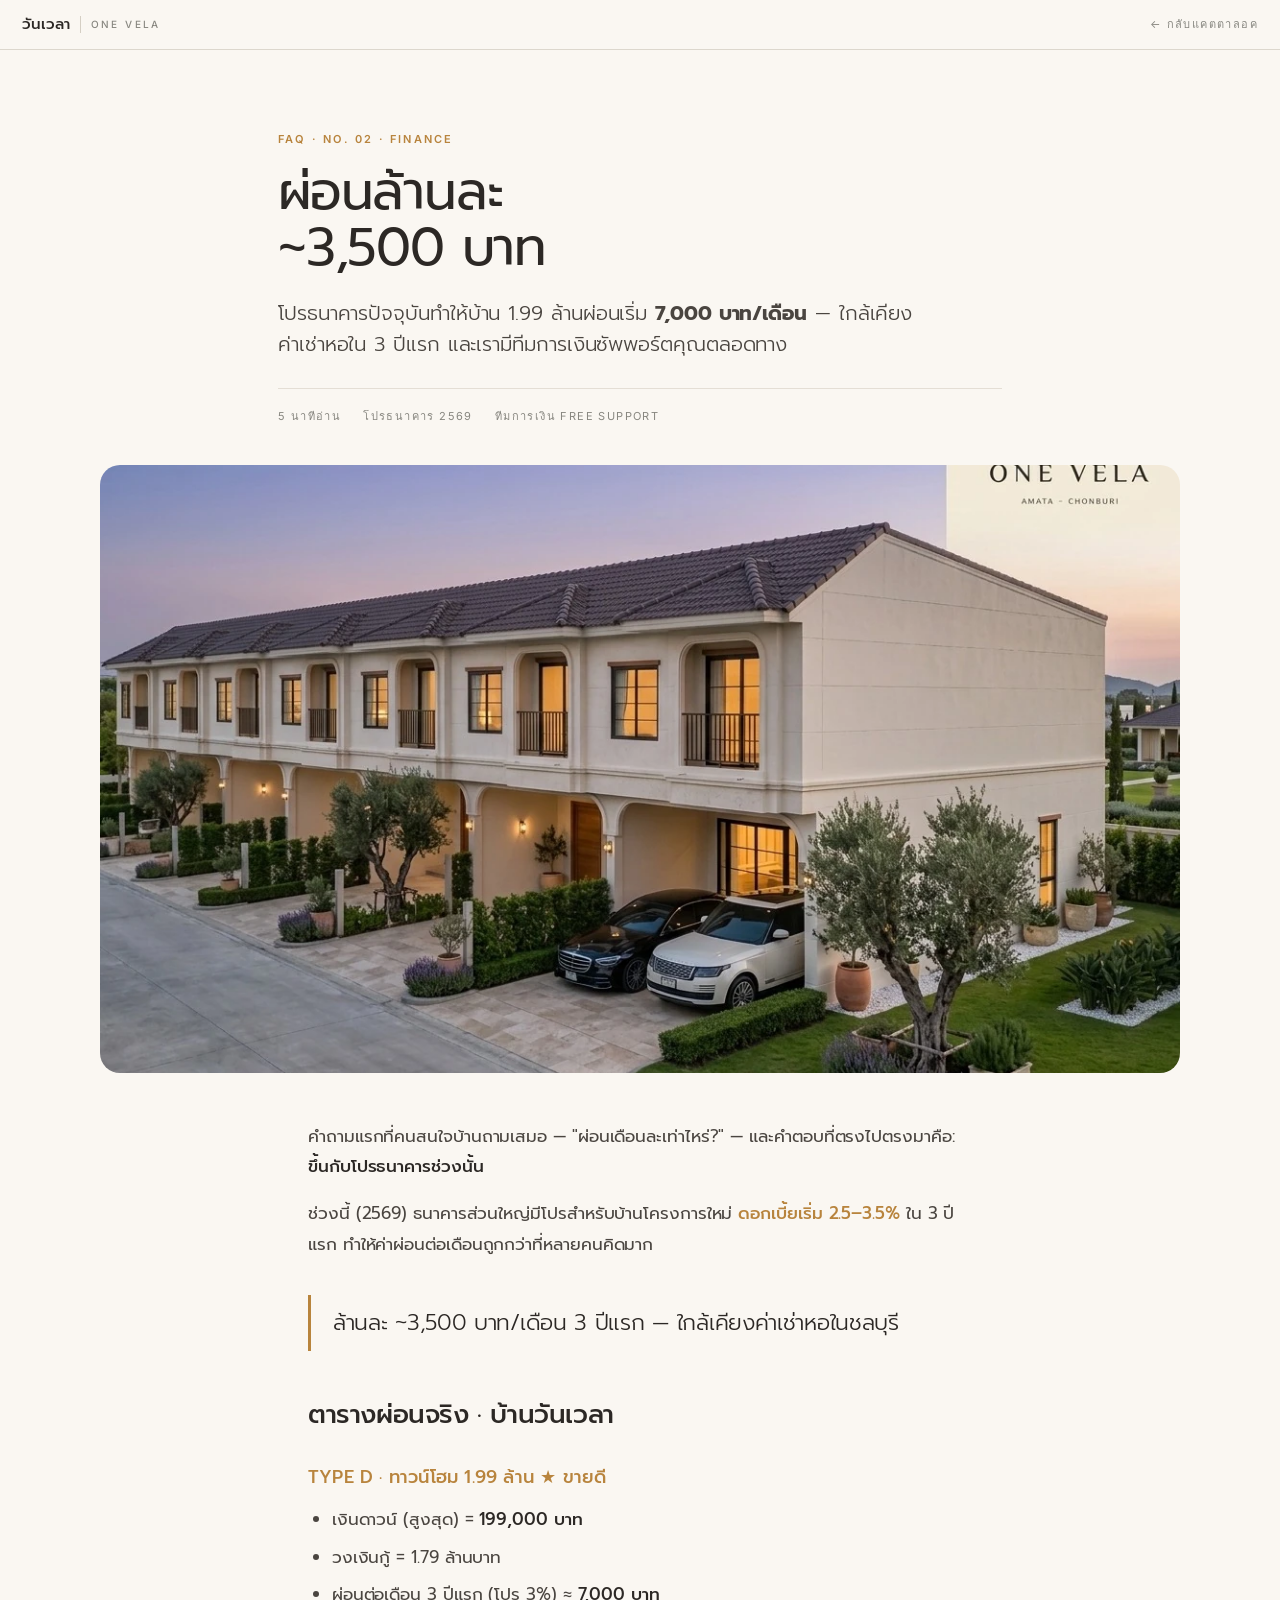
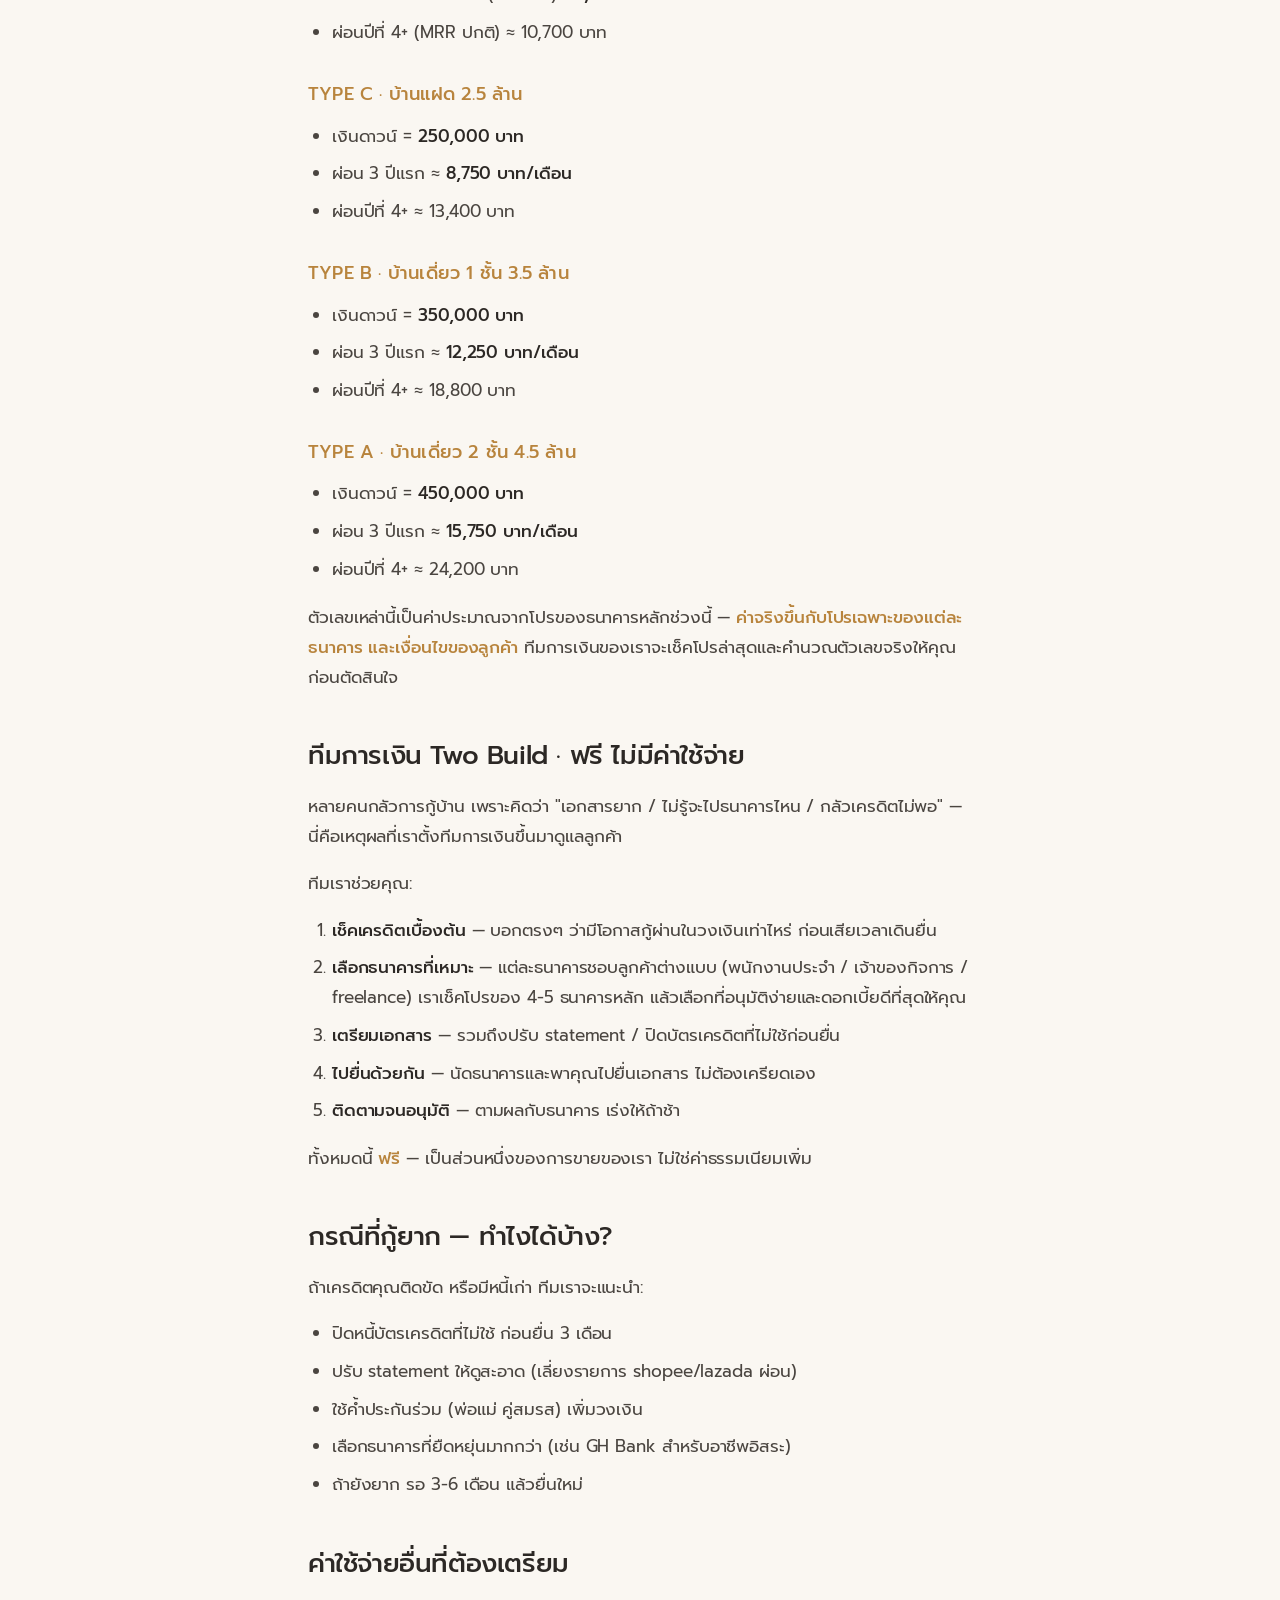
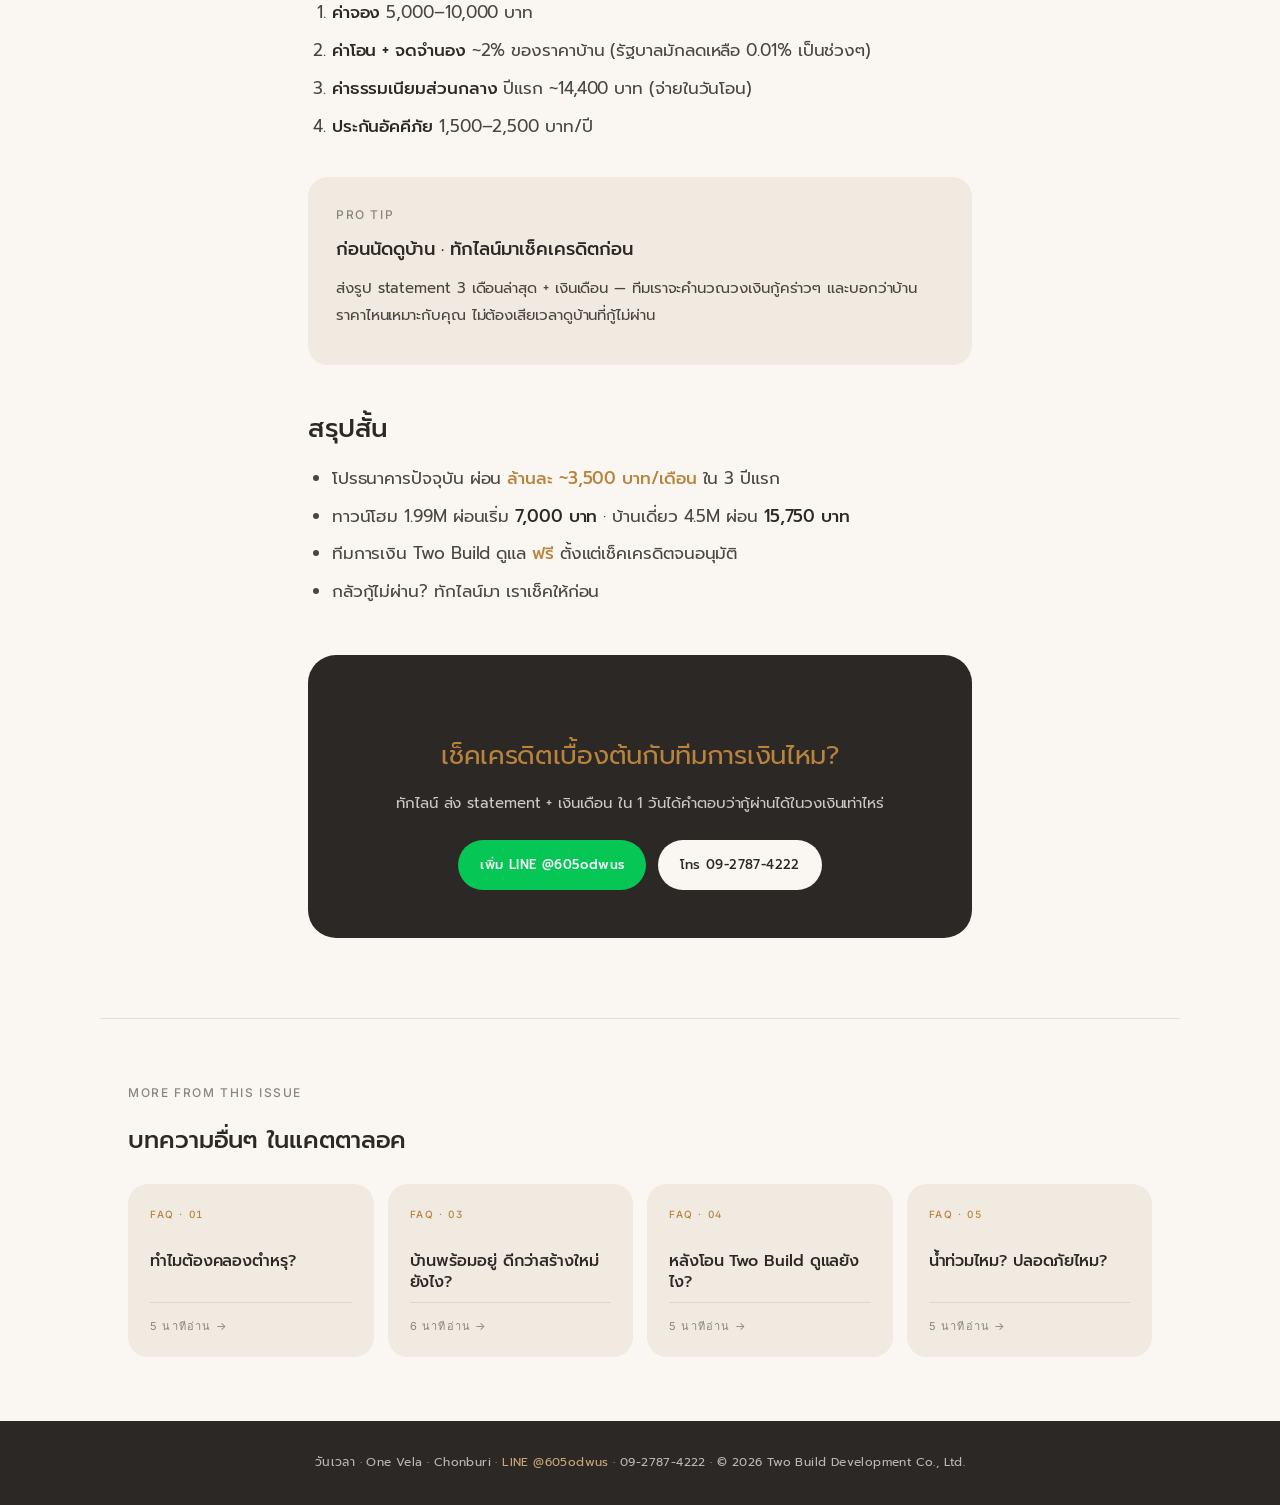
<file: faq-mortgage.html>
<!DOCTYPE html>
<html lang="th">
<head>
<meta charset="UTF-8">
<meta name="viewport" content="width=device-width, initial-scale=1.0">
<meta name="theme-color" content="#FAF7F2">
<title>ผ่อนล้านละ 3,500 บาท · มีทีมการเงินซัพพอร์ต · FAQ · วันเวลา · One Vela</title>
<meta name="description" content="โปรธนาคารปัจจุบัน ผ่อนบ้านล้านละ ~3,500 บาท/เดือน 3 ปีแรก — ไม่กลัวกู้ไม่ผ่าน เพราะมีทีมการเงิน Two Build ช่วยตั้งแต่ต้นจนอนุมัติ">

<link rel="preconnect" href="https://fonts.googleapis.com">
<link rel="preconnect" href="https://fonts.gstatic.com" crossorigin>
<link href="https://fonts.googleapis.com/css2?family=Prompt:wght@300;400;500;600&family=Inter:wght@400;500;600&display=swap" rel="stylesheet">
<link rel="stylesheet" href="assets/css/tokens.css">
<link rel="stylesheet" href="assets/css/article.css">
<link rel="icon" href="images/logo/icon-primary.jpg" type="image/jpeg">

<meta property="og:title" content="ผ่อนล้านละ 3,500 บาท — โปรธนาคารบ้านวันเวลา · ทีมการเงินซัพพอร์ตเต็มที่">
<meta property="og:description" content="ทาวน์โฮม 1.99 ล้าน ผ่อนเริ่ม 7,000/เดือน · บ้านเดี่ยว 3.5M ผ่อน ~12,000 · ทีมการเงินช่วยตั้งแต่เตรียมเอกสารจนอนุมัติ">
<meta property="og:image" content="images/types/d/exterior-01.webp">
<meta property="og:type" content="article">
<meta property="og:locale" content="th_TH">

<script type="application/ld+json">
{
  "@context": "https://schema.org",
  "@type": "FAQPage",
  "mainEntity": [{
    "@type": "Question",
    "name": "ผ่อนบ้านวันเวลาเดือนละเท่าไหร่?",
    "acceptedAnswer": {
      "@type": "Answer",
      "text": "โปรธนาคารปัจจุบันผ่อนล้านละประมาณ 3,500 บาท/เดือน ใน 3 ปีแรก ทาวน์โฮม 1.99 ล้านผ่อนเริ่ม 7,000 บาท · บ้านแฝด 2.5 ล้านผ่อน 8,750 · บ้านเดี่ยวชั้นเดียว 3.5 ล้านผ่อน 12,250 · บ้านเดี่ยว 2 ชั้น 4.5 ล้านผ่อน 15,750"
    }
  }, {
    "@type": "Question",
    "name": "กลัวกู้ไม่ผ่าน ต้องทำยังไง?",
    "acceptedAnswer": {
      "@type": "Answer",
      "text": "ทีมการเงินของ Two Build ช่วยลูกค้าตั้งแต่เตรียมเอกสาร เลือกธนาคารที่เหมาะกับอาชีพคุณ ปรับ statement ถ้าจำเป็น ไปยื่นด้วยกัน และติดตามจนอนุมัติ ฟรี ไม่มีค่าใช้จ่าย"
    }
  }]
}
</script>
</head>
<body class="article">

<nav class="art-nav">
  <a href="index.html" class="brand">
    <span class="th">วันเวลา</span>
    <span class="en">One Vela</span>
  </a>
  <a href="catalog.html" class="back">← กลับแคตตาลอค</a>
</nav>

<header class="art-hero">
  <div class="crumb">FAQ · No. 02 · Finance</div>
  <h1>ผ่อนล้านละ<br>~3,500 บาท</h1>
  <p class="lead">โปรธนาคารปัจจุบันทำให้บ้าน 1.99 ล้านผ่อนเริ่ม <strong>7,000 บาท/เดือน</strong> — ใกล้เคียงค่าเช่าหอใน 3 ปีแรก และเรามีทีมการเงินซัพพอร์ตคุณตลอดทาง</p>
  <div class="art-meta">
    <span>5 นาทีอ่าน</span>
    <span>โปรธนาคาร 2569</span>
    <span>ทีมการเงิน Free Support</span>
  </div>
</header>

<div class="art-cover">
  <img src="images/types/d/exterior-01.webp" alt="ทาวน์โฮมวันเวลา TYPE D ขายดี">
</div>

<article class="art-body">
  <p>คำถามแรกที่คนสนใจบ้านถามเสมอ — "ผ่อนเดือนละเท่าไหร่?" — และคำตอบที่ตรงไปตรงมาคือ: <strong>ขึ้นกับโปรธนาคารช่วงนั้น</strong></p>

  <p>ช่วงนี้ (2569) ธนาคารส่วนใหญ่มีโปรสำหรับบ้านโครงการใหม่ <em>ดอกเบี้ยเริ่ม 2.5–3.5%</em> ใน 3 ปีแรก ทำให้ค่าผ่อนต่อเดือนถูกกว่าที่หลายคนคิดมาก</p>

  <div class="pull">
    ล้านละ ~3,500 บาท/เดือน 3 ปีแรก — ใกล้เคียงค่าเช่าหอในชลบุรี
  </div>

  <h2>ตารางผ่อนจริง · บ้านวันเวลา</h2>

  <h3>TYPE D · ทาวน์โฮม 1.99 ล้าน <span style="color:var(--gold);">★ ขายดี</span></h3>
  <ul>
    <li>เงินดาวน์ (สูงสุด) = <strong>199,000 บาท</strong></li>
    <li>วงเงินกู้ = 1.79 ล้านบาท</li>
    <li>ผ่อนต่อเดือน 3 ปีแรก (โปร 3%) ≈ <strong>7,000 บาท</strong></li>
    <li>ผ่อนปีที่ 4+ (MRR ปกติ) ≈ 10,700 บาท</li>
  </ul>

  <h3>TYPE C · บ้านแฝด 2.5 ล้าน</h3>
  <ul>
    <li>เงินดาวน์ = <strong>250,000 บาท</strong></li>
    <li>ผ่อน 3 ปีแรก ≈ <strong>8,750 บาท/เดือน</strong></li>
    <li>ผ่อนปีที่ 4+ ≈ 13,400 บาท</li>
  </ul>

  <h3>TYPE B · บ้านเดี่ยว 1 ชั้น 3.5 ล้าน</h3>
  <ul>
    <li>เงินดาวน์ = <strong>350,000 บาท</strong></li>
    <li>ผ่อน 3 ปีแรก ≈ <strong>12,250 บาท/เดือน</strong></li>
    <li>ผ่อนปีที่ 4+ ≈ 18,800 บาท</li>
  </ul>

  <h3>TYPE A · บ้านเดี่ยว 2 ชั้น 4.5 ล้าน</h3>
  <ul>
    <li>เงินดาวน์ = <strong>450,000 บาท</strong></li>
    <li>ผ่อน 3 ปีแรก ≈ <strong>15,750 บาท/เดือน</strong></li>
    <li>ผ่อนปีที่ 4+ ≈ 24,200 บาท</li>
  </ul>

  <p>ตัวเลขเหล่านี้เป็นค่าประมาณจากโปรของธนาคารหลักช่วงนี้ — <em>ค่าจริงขึ้นกับโปรเฉพาะของแต่ละธนาคาร และเงื่อนไขของลูกค้า</em> ทีมการเงินของเราจะเช็คโปรล่าสุดและคำนวณตัวเลขจริงให้คุณก่อนตัดสินใจ</p>

  <h2>ทีมการเงิน Two Build · ฟรี ไม่มีค่าใช้จ่าย</h2>

  <p>หลายคนกลัวการกู้บ้าน เพราะคิดว่า "เอกสารยาก / ไม่รู้จะไปธนาคารไหน / กลัวเครดิตไม่พอ" — นี่คือเหตุผลที่เราตั้งทีมการเงินขึ้นมาดูแลลูกค้า</p>

  <p>ทีมเราช่วยคุณ:</p>

  <ol>
    <li><strong>เช็คเครดิตเบื้องต้น</strong> — บอกตรงๆ ว่ามีโอกาสกู้ผ่านในวงเงินเท่าไหร่ ก่อนเสียเวลาเดินยื่น</li>
    <li><strong>เลือกธนาคารที่เหมาะ</strong> — แต่ละธนาคารชอบลูกค้าต่างแบบ (พนักงานประจำ / เจ้าของกิจการ / freelance) เราเช็คโปรของ 4-5 ธนาคารหลัก แล้วเลือกที่อนุมัติง่ายและดอกเบี้ยดีที่สุดให้คุณ</li>
    <li><strong>เตรียมเอกสาร</strong> — รวมถึงปรับ statement / ปิดบัตรเครดิตที่ไม่ใช้ก่อนยื่น</li>
    <li><strong>ไปยื่นด้วยกัน</strong> — นัดธนาคารและพาคุณไปยื่นเอกสาร ไม่ต้องเครียดเอง</li>
    <li><strong>ติดตามจนอนุมัติ</strong> — ตามผลกับธนาคาร เร่งให้ถ้าช้า</li>
  </ol>

  <p>ทั้งหมดนี้ <em>ฟรี</em> — เป็นส่วนหนึ่งของการขายของเรา ไม่ใช่ค่าธรรมเนียมเพิ่ม</p>

  <h2>กรณีที่กู้ยาก — ทำไงได้บ้าง?</h2>

  <p>ถ้าเครดิตคุณติดขัด หรือมีหนี้เก่า ทีมเราจะแนะนำ:</p>

  <ul>
    <li>ปิดหนี้บัตรเครดิตที่ไม่ใช้ ก่อนยื่น 3 เดือน</li>
    <li>ปรับ statement ให้ดูสะอาด (เลี่ยงรายการ shopee/lazada ผ่อน)</li>
    <li>ใช้ค้ำประกันร่วม (พ่อแม่ คู่สมรส) เพิ่มวงเงิน</li>
    <li>เลือกธนาคารที่ยืดหยุ่นมากกว่า (เช่น GH Bank สำหรับอาชีพอิสระ)</li>
    <li>ถ้ายังยาก รอ 3-6 เดือน แล้วยื่นใหม่</li>
  </ul>

  <h2>ค่าใช้จ่ายอื่นที่ต้องเตรียม</h2>

  <ol>
    <li><strong>ค่าจอง</strong> 5,000–10,000 บาท</li>
    <li><strong>ค่าโอน + จดจำนอง</strong> ~2% ของราคาบ้าน (รัฐบาลมักลดเหลือ 0.01% เป็นช่วงๆ)</li>
    <li><strong>ค่าธรรมเนียมส่วนกลาง</strong> ปีแรก ~14,400 บาท (จ่ายในวันโอน)</li>
    <li><strong>ประกันอัคคีภัย</strong> 1,500–2,500 บาท/ปี</li>
  </ol>

  <div class="callout">
    <div class="label">Pro Tip</div>
    <h4>ก่อนนัดดูบ้าน · ทักไลน์มาเช็คเครดิตก่อน</h4>
    <p>ส่งรูป statement 3 เดือนล่าสุด + เงินเดือน — ทีมเราจะคำนวณวงเงินกู้คร่าวๆ และบอกว่าบ้านราคาไหนเหมาะกับคุณ ไม่ต้องเสียเวลาดูบ้านที่กู้ไม่ผ่าน</p>
  </div>

  <h2>สรุปสั้น</h2>

  <ul>
    <li>โปรธนาคารปัจจุบัน ผ่อน <em>ล้านละ ~3,500 บาท/เดือน</em> ใน 3 ปีแรก</li>
    <li>ทาวน์โฮม 1.99M ผ่อนเริ่ม <strong>7,000 บาท</strong> · บ้านเดี่ยว 4.5M ผ่อน <strong>15,750 บาท</strong></li>
    <li>ทีมการเงิน Two Build ดูแล <em>ฟรี</em> ตั้งแต่เช็คเครดิตจนอนุมัติ</li>
    <li>กลัวกู้ไม่ผ่าน? ทักไลน์มา เราเช็คให้ก่อน</li>
  </ul>

  <div class="art-cta">
    <h3>เช็คเครดิตเบื้องต้นกับทีมการเงินไหม?</h3>
    <p>ทักไลน์ ส่ง statement + เงินเดือน ใน 1 วันได้คำตอบว่ากู้ผ่านได้ในวงเงินเท่าไหร่</p>
    <div class="art-cta-row">
      <a href="https://lin.ee/TR66JH9" target="_blank" rel="noopener" class="line">เพิ่ม LINE @605odwus</a>
      <a href="tel:+66927874222" class="primary">โทร 09-2787-4222</a>
    </div>
  </div>
</article>

<section class="art-more">
  <div class="label">More from this issue</div>
  <h3>บทความอื่นๆ ในแคตตาลอค</h3>
  <div class="art-more-grid">
    <a href="faq-location.html" class="art-card">
      <div class="label">FAQ · 01</div>
      <div class="title">ทำไมต้องคลองตำหรุ?</div>
      <div class="read">5 นาทีอ่าน →</div>
    </a>
    <a href="faq-move-in.html" class="art-card">
      <div class="label">FAQ · 03</div>
      <div class="title">บ้านพร้อมอยู่ ดีกว่าสร้างใหม่ยังไง?</div>
      <div class="read">6 นาทีอ่าน →</div>
    </a>
    <a href="faq-aftersales.html" class="art-card">
      <div class="label">FAQ · 04</div>
      <div class="title">หลังโอน Two Build ดูแลยังไง?</div>
      <div class="read">5 นาทีอ่าน →</div>
    </a>
    <a href="faq-safety.html" class="art-card">
      <div class="label">FAQ · 05</div>
      <div class="title">น้ำท่วมไหม? ปลอดภัยไหม?</div>
      <div class="read">5 นาทีอ่าน →</div>
    </a>
  </div>
</section>

<footer class="art-foot">
  วันเวลา · One Vela · Chonburi · <a href="https://lin.ee/TR66JH9">LINE @605odwus</a> · 09-2787-4222 · © 2026 Two Build Development Co., Ltd.
</footer>
</body>
</html>
</file>
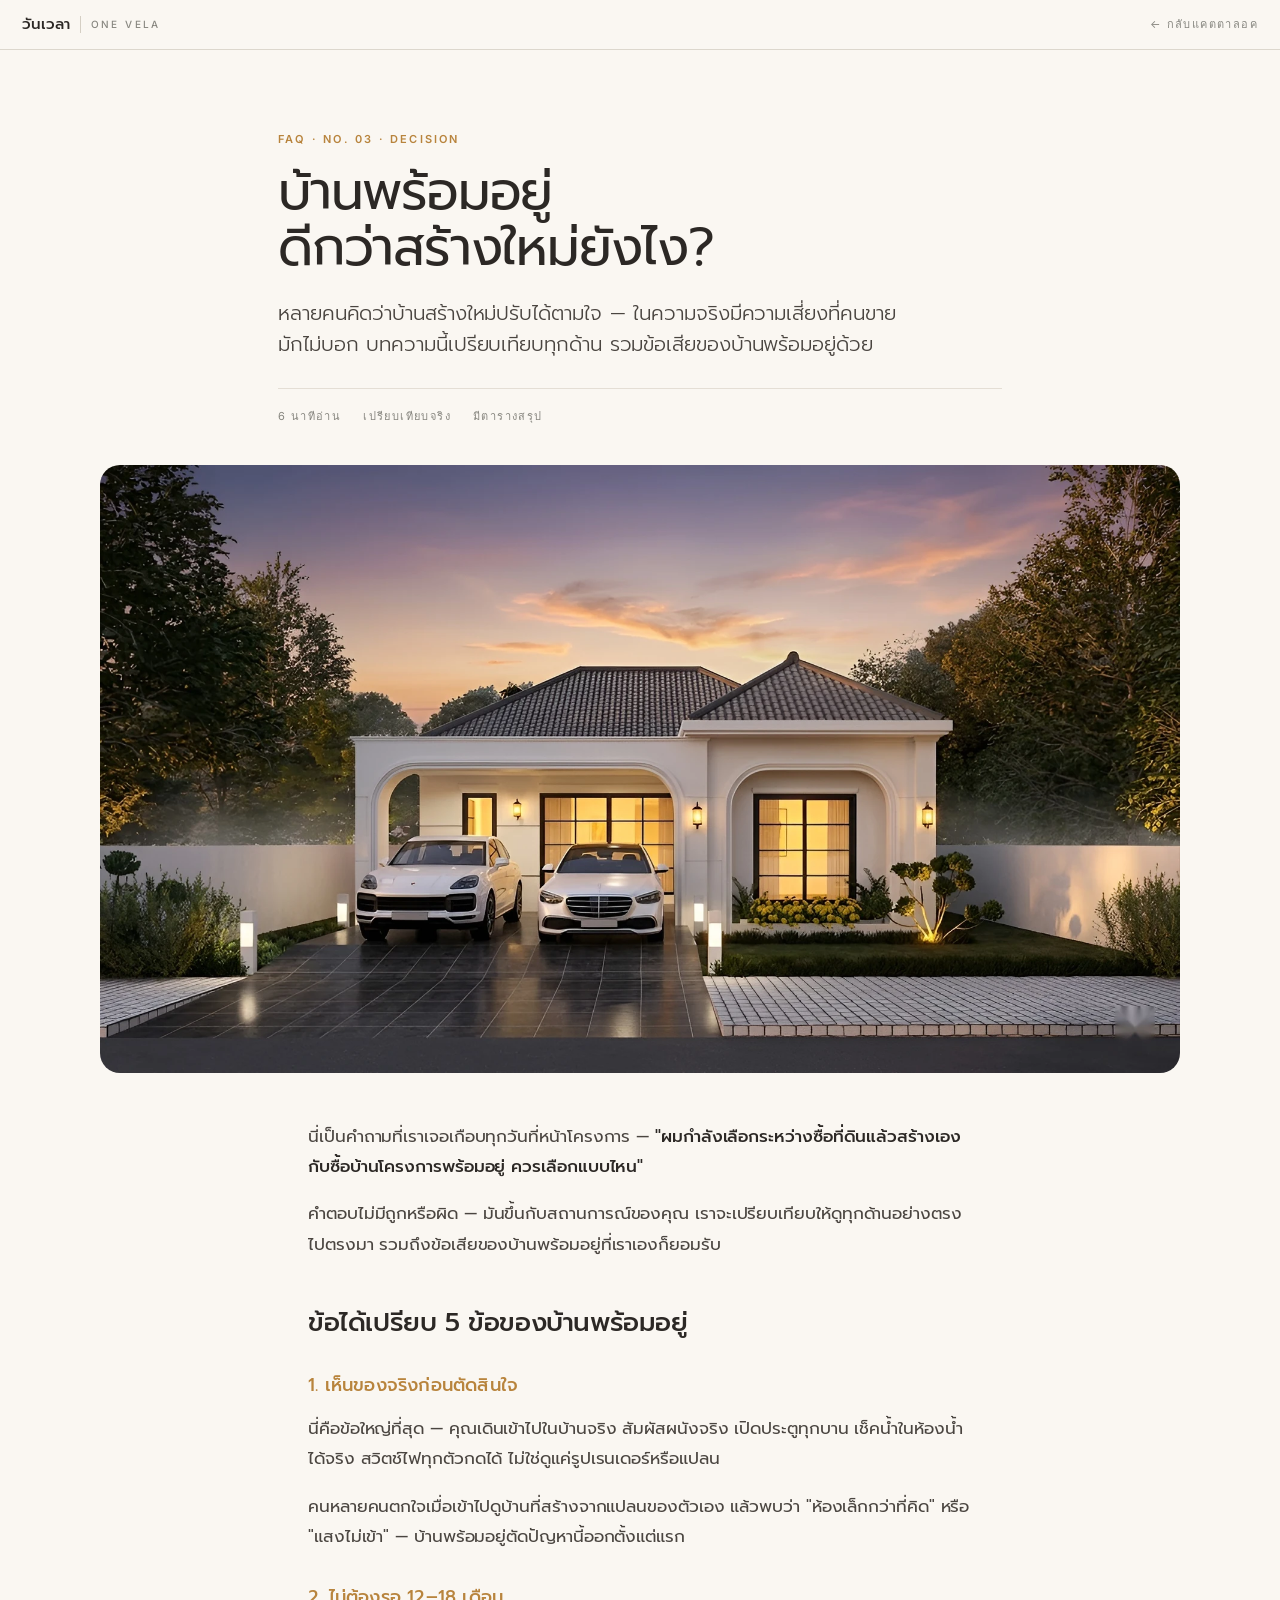
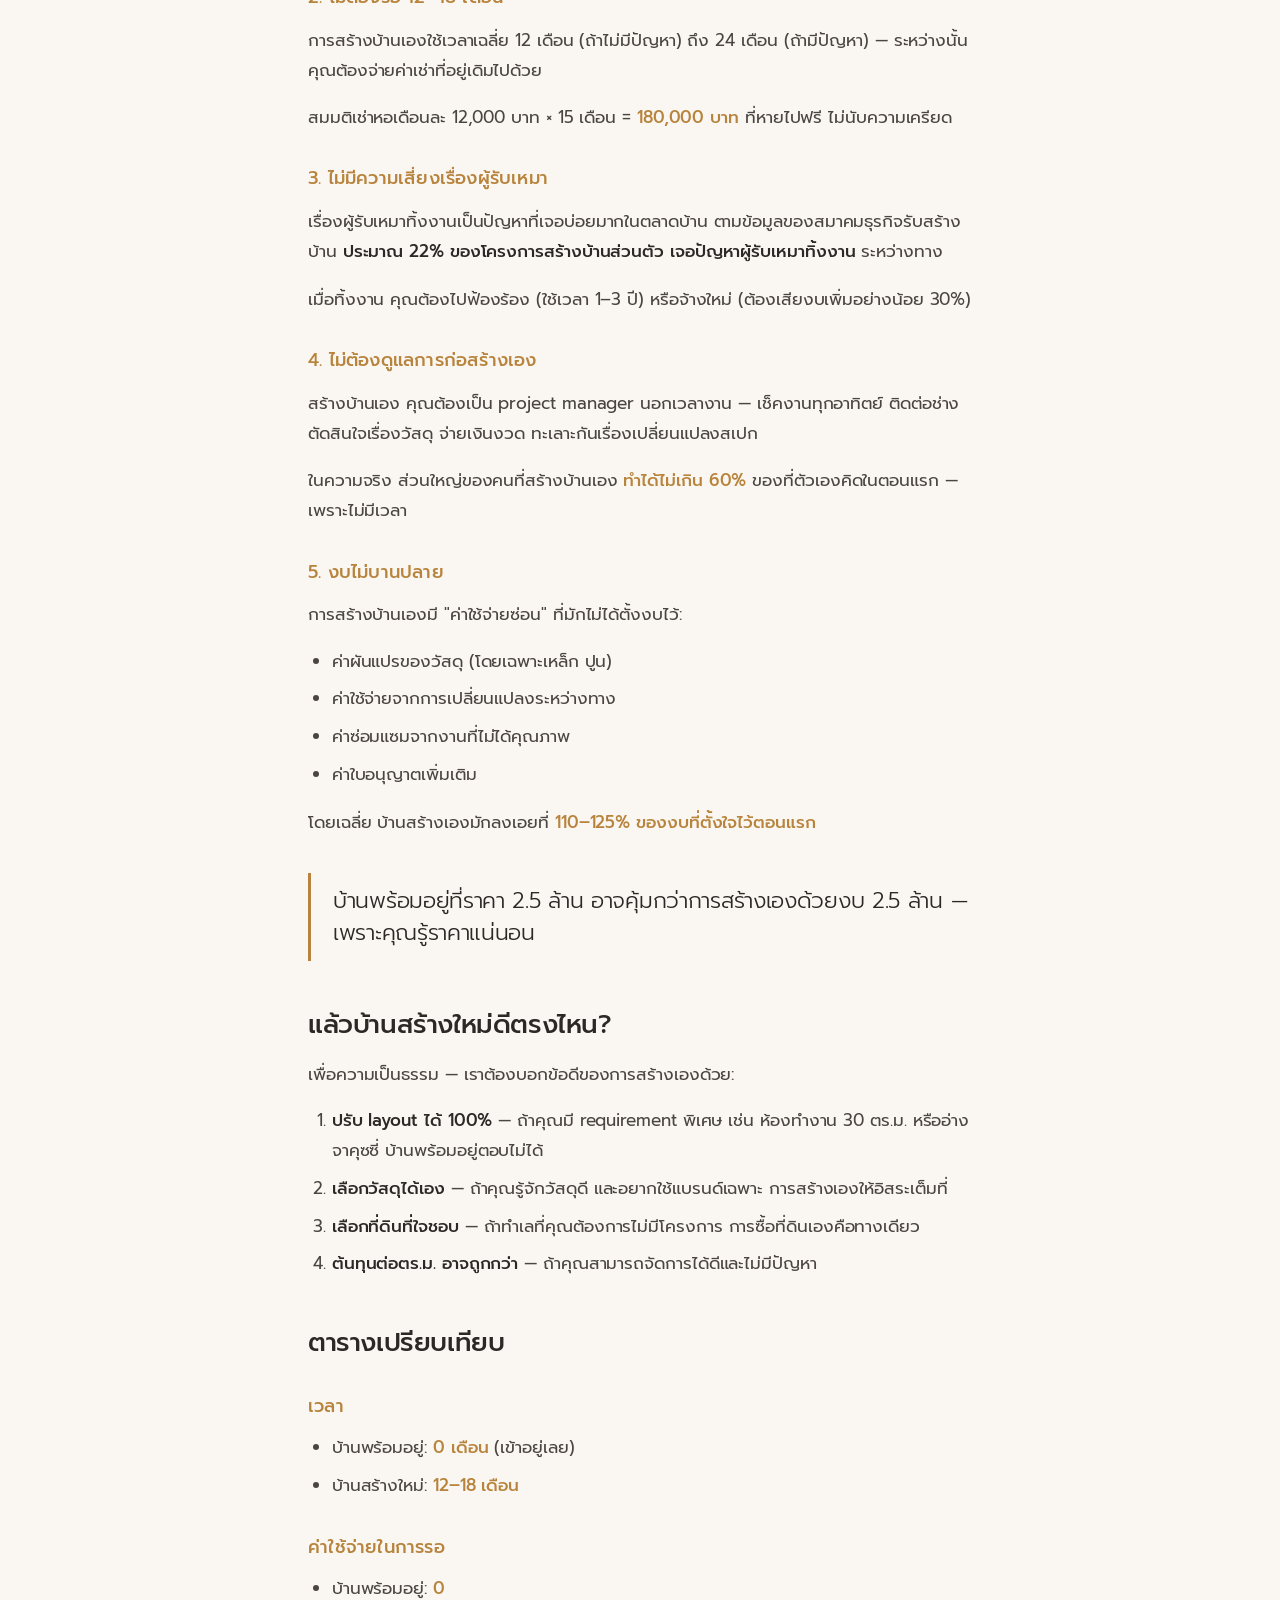
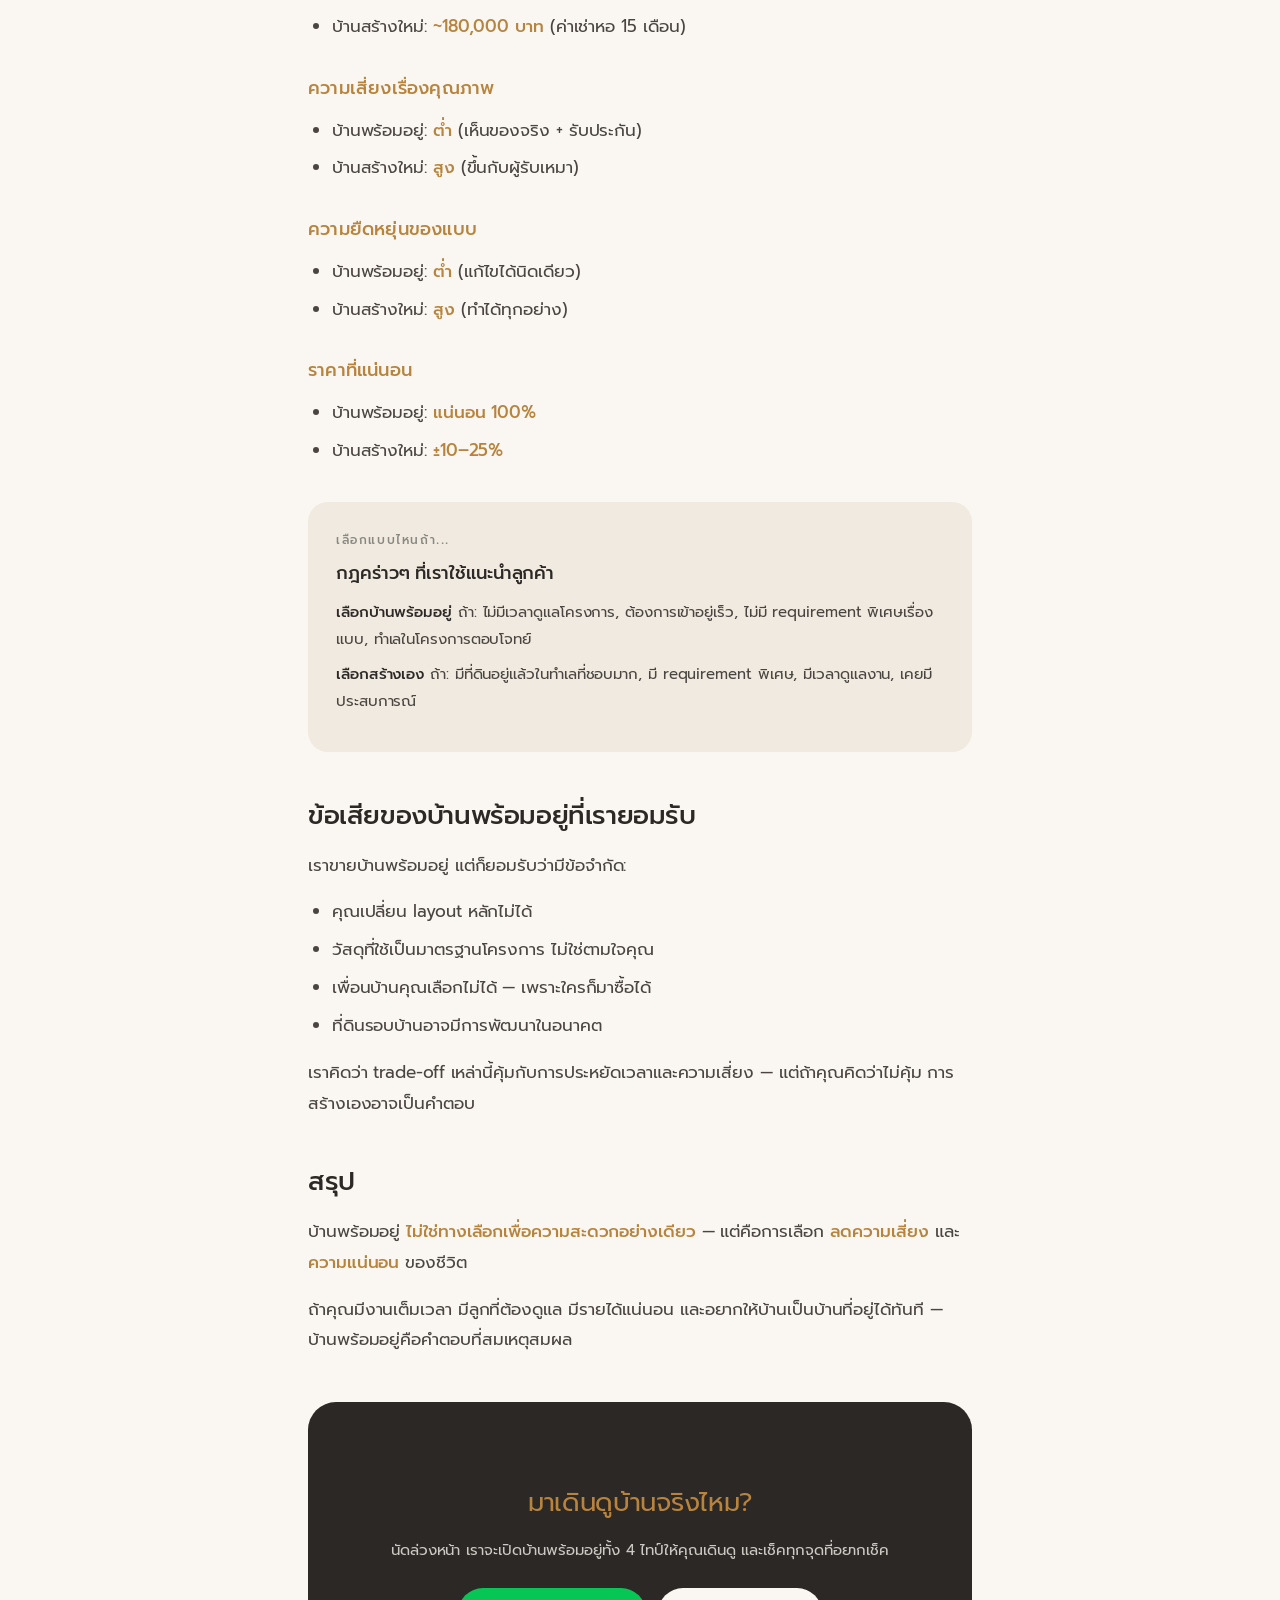
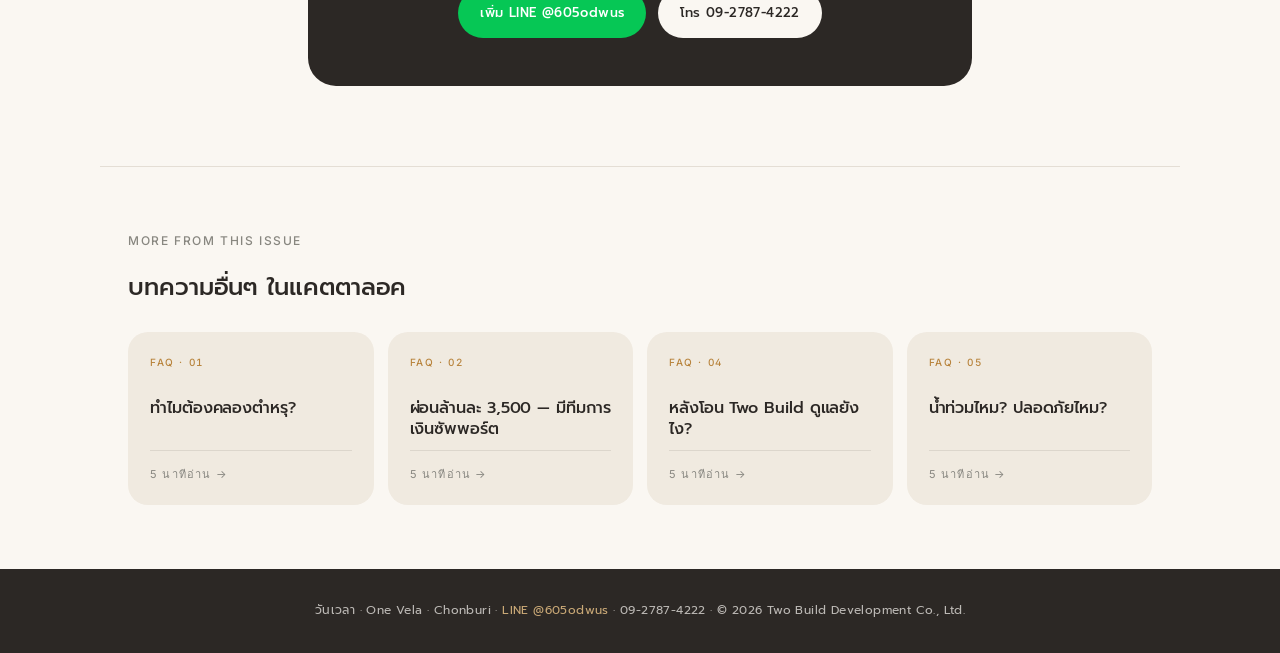
<file: faq-move-in.html>
<!DOCTYPE html>
<html lang="th">
<head>
<meta charset="UTF-8">
<meta name="viewport" content="width=device-width, initial-scale=1.0">
<meta name="theme-color" content="#FAF7F2">
<title>บ้านพร้อมอยู่ ดีกว่าสร้างใหม่ยังไง? · FAQ · วันเวลา · One Vela</title>
<meta name="description" content="หลายคนคิดว่าบ้านสร้างใหม่ตามใจได้กว่า — แต่ความจริงมีความเสี่ยงเรื่องเงิน เวลา และคุณภาพ บทความเปรียบเทียบทุกด้าน รวม trade-off ที่คนขายมักไม่บอก">

<link rel="preconnect" href="https://fonts.googleapis.com">
<link rel="preconnect" href="https://fonts.gstatic.com" crossorigin>
<link href="https://fonts.googleapis.com/css2?family=Prompt:wght@300;400;500;600&family=Inter:wght@400;500;600&display=swap" rel="stylesheet">
<link rel="stylesheet" href="assets/css/tokens.css">
<link rel="stylesheet" href="assets/css/article.css">
<link rel="icon" href="images/logo/icon-primary.jpg" type="image/jpeg">

<meta property="og:title" content="บ้านพร้อมอยู่ ดีกว่าสร้างใหม่ยังไง? — เปรียบเทียบจริง ทุกด้าน">
<meta property="og:description" content="advantage ที่ชัด + trade-off ที่คนขายมักไม่บอก — สำหรับคนกำลังเลือก">
<meta property="og:image" content="images/types/b/exterior-01.webp">
<meta property="og:type" content="article">
<meta property="og:locale" content="th_TH">

<script type="application/ld+json">
{
  "@context": "https://schema.org",
  "@type": "FAQPage",
  "mainEntity": [{
    "@type": "Question",
    "name": "บ้านพร้อมอยู่ดีกว่าบ้านสร้างใหม่ยังไง?",
    "acceptedAnswer": {
      "@type": "Answer",
      "text": "บ้านพร้อมอยู่มีข้อดี 5 อย่างหลัก: เห็นของจริงก่อนซื้อ, ไม่ต้องรอ 12-18 เดือน, ไม่มีความเสี่ยงเรื่องผู้รับเหมาทิ้งงาน, ไม่ต้องดูแลการก่อสร้างเอง, และไม่มีค่าใช้จ่ายเพิ่มที่ไม่คาดคิด"
    }
  }, {
    "@type": "Question",
    "name": "บ้านสร้างใหม่มีข้อดีอะไรบ้าง?",
    "acceptedAnswer": {
      "@type": "Answer",
      "text": "บ้านสร้างใหม่ปรับ layout ได้ตามต้องการ เลือกวัสดุได้เอง และอาจถูกกว่าในต้นทุนต่อตารางเมตร แต่ต้องแลกกับเวลา 12-18 เดือน และความเสี่ยงเรื่องคุณภาพและงบบานปลาย"
    }
  }]
}
</script>
</head>
<body class="article">

<nav class="art-nav">
  <a href="index.html" class="brand">
    <span class="th">วันเวลา</span>
    <span class="en">One Vela</span>
  </a>
  <a href="catalog.html" class="back">← กลับแคตตาลอค</a>
</nav>

<header class="art-hero">
  <div class="crumb">FAQ · No. 03 · Decision</div>
  <h1>บ้านพร้อมอยู่<br>ดีกว่าสร้างใหม่ยังไง?</h1>
  <p class="lead">หลายคนคิดว่าบ้านสร้างใหม่ปรับได้ตามใจ — ในความจริงมีความเสี่ยงที่คนขายมักไม่บอก บทความนี้เปรียบเทียบทุกด้าน รวมข้อเสียของบ้านพร้อมอยู่ด้วย</p>
  <div class="art-meta">
    <span>6 นาทีอ่าน</span>
    <span>เปรียบเทียบจริง</span>
    <span>มีตารางสรุป</span>
  </div>
</header>

<div class="art-cover">
  <img src="images/types/b/exterior-01.webp" alt="บ้านเดี่ยวชั้นเดียว วันเวลา">
</div>

<article class="art-body">
  <p>นี่เป็นคำถามที่เราเจอเกือบทุกวันที่หน้าโครงการ — <strong>"ผมกำลังเลือกระหว่างซื้อที่ดินแล้วสร้างเอง กับซื้อบ้านโครงการพร้อมอยู่ ควรเลือกแบบไหน"</strong></p>

  <p>คำตอบไม่มีถูกหรือผิด — มันขึ้นกับสถานการณ์ของคุณ เราจะเปรียบเทียบให้ดูทุกด้านอย่างตรงไปตรงมา รวมถึงข้อเสียของบ้านพร้อมอยู่ที่เราเองก็ยอมรับ</p>

  <h2>ข้อได้เปรียบ 5 ข้อของบ้านพร้อมอยู่</h2>

  <h3>1. เห็นของจริงก่อนตัดสินใจ</h3>
  <p>นี่คือข้อใหญ่ที่สุด — คุณเดินเข้าไปในบ้านจริง สัมผัสผนังจริง เปิดประตูทุกบาน เช็คน้ำในห้องน้ำได้จริง สวิตช์ไฟทุกตัวกดได้ ไม่ใช่ดูแค่รูปเรนเดอร์หรือแปลน</p>
  <p>คนหลายคนตกใจเมื่อเข้าไปดูบ้านที่สร้างจากแปลนของตัวเอง แล้วพบว่า "ห้องเล็กกว่าที่คิด" หรือ "แสงไม่เข้า" — บ้านพร้อมอยู่ตัดปัญหานี้ออกตั้งแต่แรก</p>

  <h3>2. ไม่ต้องรอ 12–18 เดือน</h3>
  <p>การสร้างบ้านเองใช้เวลาเฉลี่ย 12 เดือน (ถ้าไม่มีปัญหา) ถึง 24 เดือน (ถ้ามีปัญหา) — ระหว่างนั้นคุณต้องจ่ายค่าเช่าที่อยู่เดิมไปด้วย</p>
  <p>สมมติเช่าหอเดือนละ 12,000 บาท × 15 เดือน = <em>180,000 บาท</em> ที่หายไปฟรี ไม่นับความเครียด</p>

  <h3>3. ไม่มีความเสี่ยงเรื่องผู้รับเหมา</h3>
  <p>เรื่องผู้รับเหมาทิ้งงานเป็นปัญหาที่เจอบ่อยมากในตลาดบ้าน ตามข้อมูลของสมาคมธุรกิจรับสร้างบ้าน <strong>ประมาณ 22% ของโครงการสร้างบ้านส่วนตัว เจอปัญหาผู้รับเหมาทิ้งงาน</strong> ระหว่างทาง</p>
  <p>เมื่อทิ้งงาน คุณต้องไปฟ้องร้อง (ใช้เวลา 1–3 ปี) หรือจ้างใหม่ (ต้องเสียงบเพิ่มอย่างน้อย 30%)</p>

  <h3>4. ไม่ต้องดูแลการก่อสร้างเอง</h3>
  <p>สร้างบ้านเอง คุณต้องเป็น project manager นอกเวลางาน — เช็คงานทุกอาทิตย์ ติดต่อช่าง ตัดสินใจเรื่องวัสดุ จ่ายเงินงวด ทะเลาะกันเรื่องเปลี่ยนแปลงสเปก</p>
  <p>ในความจริง ส่วนใหญ่ของคนที่สร้างบ้านเอง <em>ทำได้ไม่เกิน 60%</em> ของที่ตัวเองคิดในตอนแรก — เพราะไม่มีเวลา</p>

  <h3>5. งบไม่บานปลาย</h3>
  <p>การสร้างบ้านเองมี "ค่าใช้จ่ายซ่อน" ที่มักไม่ได้ตั้งงบไว้:</p>
  <ul>
    <li>ค่าผันแปรของวัสดุ (โดยเฉพาะเหล็ก ปูน)</li>
    <li>ค่าใช้จ่ายจากการเปลี่ยนแปลงระหว่างทาง</li>
    <li>ค่าซ่อมแซมจากงานที่ไม่ได้คุณภาพ</li>
    <li>ค่าใบอนุญาตเพิ่มเติม</li>
  </ul>
  <p>โดยเฉลี่ย บ้านสร้างเองมักลงเอยที่ <em>110–125% ของงบที่ตั้งใจไว้ตอนแรก</em></p>

  <div class="pull">
    บ้านพร้อมอยู่ที่ราคา 2.5 ล้าน อาจคุ้มกว่าการสร้างเองด้วยงบ 2.5 ล้าน — เพราะคุณรู้ราคาแน่นอน
  </div>

  <h2>แล้วบ้านสร้างใหม่ดีตรงไหน?</h2>

  <p>เพื่อความเป็นธรรม — เราต้องบอกข้อดีของการสร้างเองด้วย:</p>

  <ol>
    <li><strong>ปรับ layout ได้ 100%</strong> — ถ้าคุณมี requirement พิเศษ เช่น ห้องทำงาน 30 ตร.ม. หรืออ่างจาคุซซี่ บ้านพร้อมอยู่ตอบไม่ได้</li>
    <li><strong>เลือกวัสดุได้เอง</strong> — ถ้าคุณรู้จักวัสดุดี และอยากใช้แบรนด์เฉพาะ การสร้างเองให้อิสระเต็มที่</li>
    <li><strong>เลือกที่ดินที่ใจชอบ</strong> — ถ้าทำเลที่คุณต้องการไม่มีโครงการ การซื้อที่ดินเองคือทางเดียว</li>
    <li><strong>ต้นทุนต่อตร.ม. อาจถูกกว่า</strong> — ถ้าคุณสามารถจัดการได้ดีและไม่มีปัญหา</li>
  </ol>

  <h2>ตารางเปรียบเทียบ</h2>

  <h3>เวลา</h3>
  <ul>
    <li>บ้านพร้อมอยู่: <em>0 เดือน</em> (เข้าอยู่เลย)</li>
    <li>บ้านสร้างใหม่: <em>12–18 เดือน</em></li>
  </ul>

  <h3>ค่าใช้จ่ายในการรอ</h3>
  <ul>
    <li>บ้านพร้อมอยู่: <em>0</em></li>
    <li>บ้านสร้างใหม่: <em>~180,000 บาท</em> (ค่าเช่าหอ 15 เดือน)</li>
  </ul>

  <h3>ความเสี่ยงเรื่องคุณภาพ</h3>
  <ul>
    <li>บ้านพร้อมอยู่: <em>ต่ำ</em> (เห็นของจริง + รับประกัน)</li>
    <li>บ้านสร้างใหม่: <em>สูง</em> (ขึ้นกับผู้รับเหมา)</li>
  </ul>

  <h3>ความยืดหยุ่นของแบบ</h3>
  <ul>
    <li>บ้านพร้อมอยู่: <em>ต่ำ</em> (แก้ไขได้นิดเดียว)</li>
    <li>บ้านสร้างใหม่: <em>สูง</em> (ทำได้ทุกอย่าง)</li>
  </ul>

  <h3>ราคาที่แน่นอน</h3>
  <ul>
    <li>บ้านพร้อมอยู่: <em>แน่นอน 100%</em></li>
    <li>บ้านสร้างใหม่: <em>±10–25%</em></li>
  </ul>

  <div class="callout">
    <div class="label">เลือกแบบไหนถ้า...</div>
    <h4>กฎคร่าวๆ ที่เราใช้แนะนำลูกค้า</h4>
    <p><strong>เลือกบ้านพร้อมอยู่</strong> ถ้า: ไม่มีเวลาดูแลโครงการ, ต้องการเข้าอยู่เร็ว, ไม่มี requirement พิเศษเรื่องแบบ, ทำเลในโครงการตอบโจทย์</p>
    <p><strong>เลือกสร้างเอง</strong> ถ้า: มีที่ดินอยู่แล้วในทำเลที่ชอบมาก, มี requirement พิเศษ, มีเวลาดูแลงาน, เคยมีประสบการณ์</p>
  </div>

  <h2>ข้อเสียของบ้านพร้อมอยู่ที่เรายอมรับ</h2>

  <p>เราขายบ้านพร้อมอยู่ แต่ก็ยอมรับว่ามีข้อจำกัด:</p>

  <ul>
    <li>คุณเปลี่ยน layout หลักไม่ได้</li>
    <li>วัสดุที่ใช้เป็นมาตรฐานโครงการ ไม่ใช่ตามใจคุณ</li>
    <li>เพื่อนบ้านคุณเลือกไม่ได้ — เพราะใครก็มาซื้อได้</li>
    <li>ที่ดินรอบบ้านอาจมีการพัฒนาในอนาคต</li>
  </ul>

  <p>เราคิดว่า trade-off เหล่านี้คุ้มกับการประหยัดเวลาและความเสี่ยง — แต่ถ้าคุณคิดว่าไม่คุ้ม การสร้างเองอาจเป็นคำตอบ</p>

  <h2>สรุป</h2>

  <p>บ้านพร้อมอยู่ <em>ไม่ใช่ทางเลือกเพื่อความสะดวกอย่างเดียว</em> — แต่คือการเลือก <em>ลดความเสี่ยง</em> และ <em>ความแน่นอน</em> ของชีวิต</p>

  <p>ถ้าคุณมีงานเต็มเวลา มีลูกที่ต้องดูแล มีรายได้แน่นอน และอยากให้บ้านเป็นบ้านที่อยู่ได้ทันที — บ้านพร้อมอยู่คือคำตอบที่สมเหตุสมผล</p>

  <div class="art-cta">
    <h3>มาเดินดูบ้านจริงไหม?</h3>
    <p>นัดล่วงหน้า เราจะเปิดบ้านพร้อมอยู่ทั้ง 4 ไทป์ให้คุณเดินดู และเช็คทุกจุดที่อยากเช็ค</p>
    <div class="art-cta-row">
      <a href="https://lin.ee/TR66JH9" target="_blank" rel="noopener" class="line">เพิ่ม LINE @605odwus</a>
      <a href="tel:+66927874222" class="primary">โทร 09-2787-4222</a>
    </div>
  </div>
</article>

<section class="art-more">
  <div class="label">More from this issue</div>
  <h3>บทความอื่นๆ ในแคตตาลอค</h3>
  <div class="art-more-grid">
    <a href="faq-location.html" class="art-card">
      <div class="label">FAQ · 01</div>
      <div class="title">ทำไมต้องคลองตำหรุ?</div>
      <div class="read">5 นาทีอ่าน →</div>
    </a>
    <a href="faq-mortgage.html" class="art-card">
      <div class="label">FAQ · 02</div>
      <div class="title">ผ่อนล้านละ 3,500 — มีทีมการเงินซัพพอร์ต</div>
      <div class="read">5 นาทีอ่าน →</div>
    </a>
    <a href="faq-aftersales.html" class="art-card">
      <div class="label">FAQ · 04</div>
      <div class="title">หลังโอน Two Build ดูแลยังไง?</div>
      <div class="read">5 นาทีอ่าน →</div>
    </a>
    <a href="faq-safety.html" class="art-card">
      <div class="label">FAQ · 05</div>
      <div class="title">น้ำท่วมไหม? ปลอดภัยไหม?</div>
      <div class="read">5 นาทีอ่าน →</div>
    </a>
  </div>
</section>

<footer class="art-foot">
  วันเวลา · One Vela · Chonburi · <a href="https://lin.ee/TR66JH9">LINE @605odwus</a> · 09-2787-4222 · © 2026 Two Build Development Co., Ltd.
</footer>
</body>
</html>
</file>
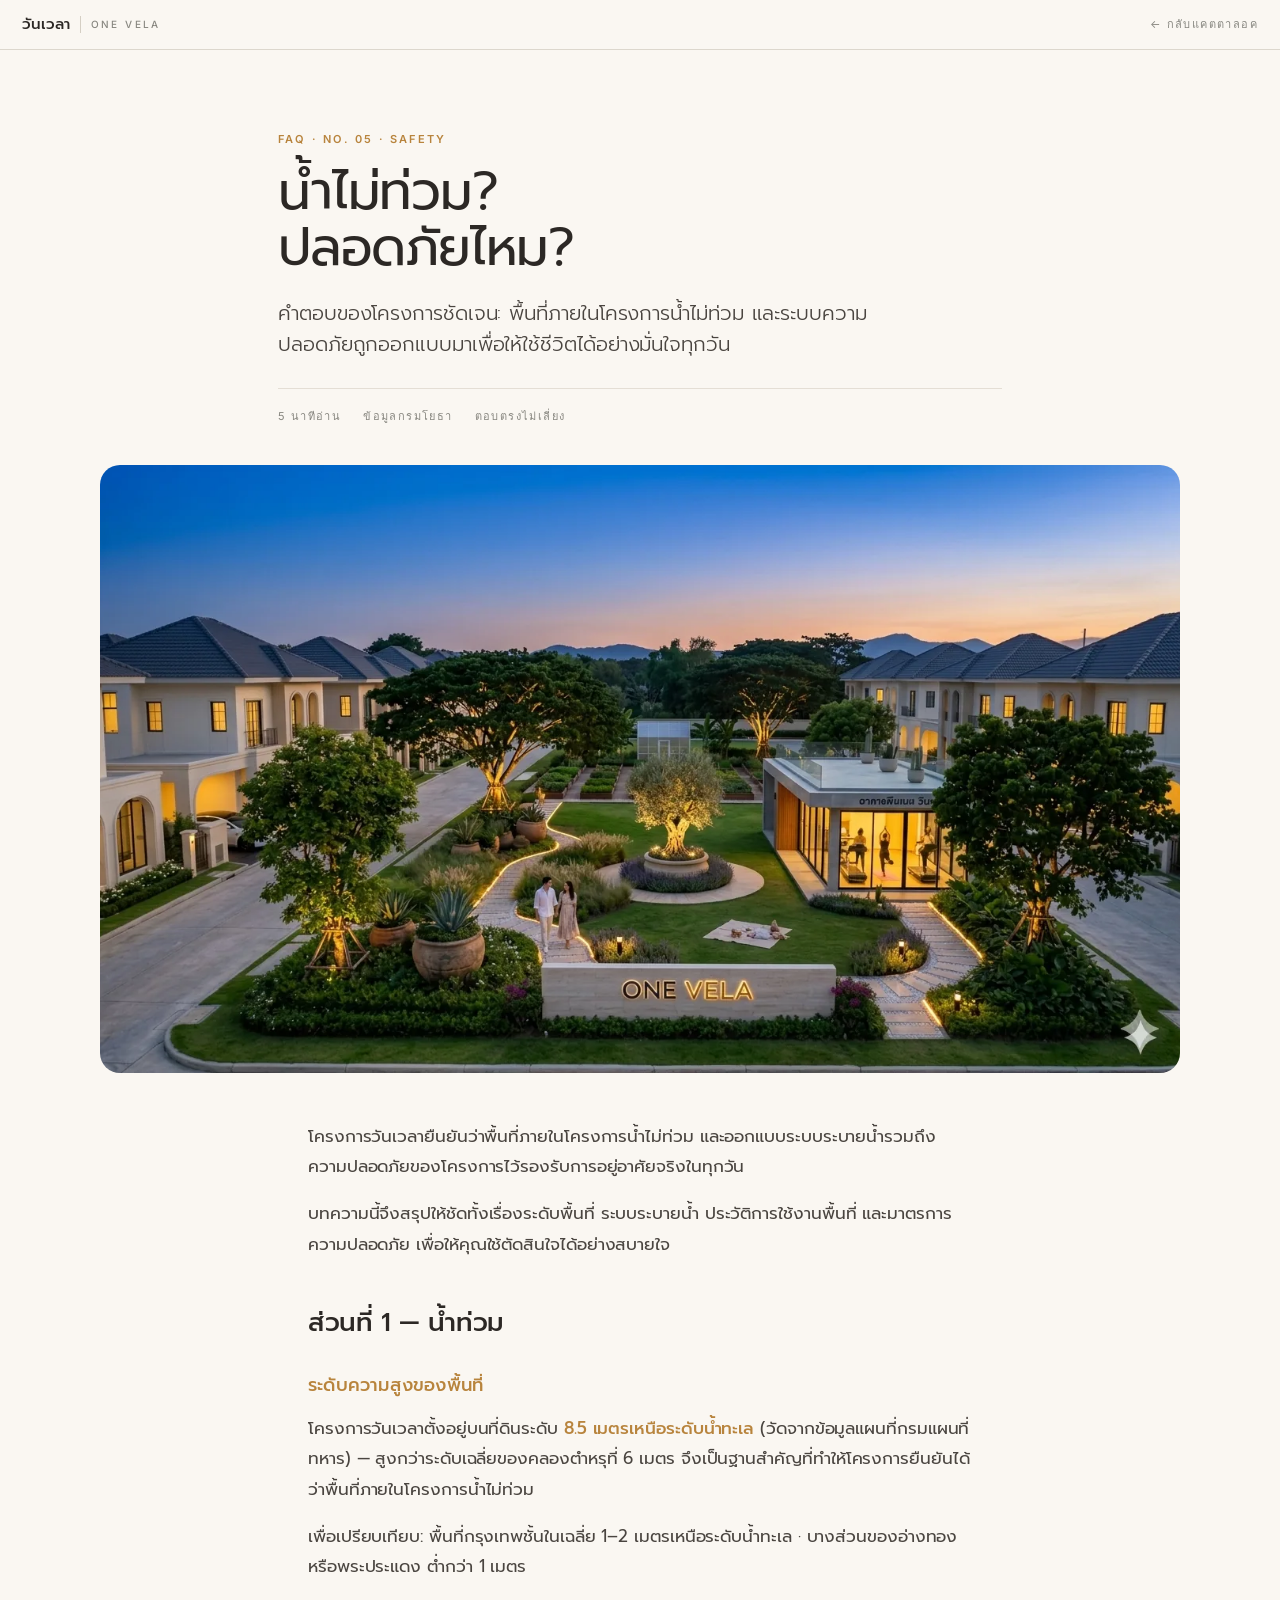
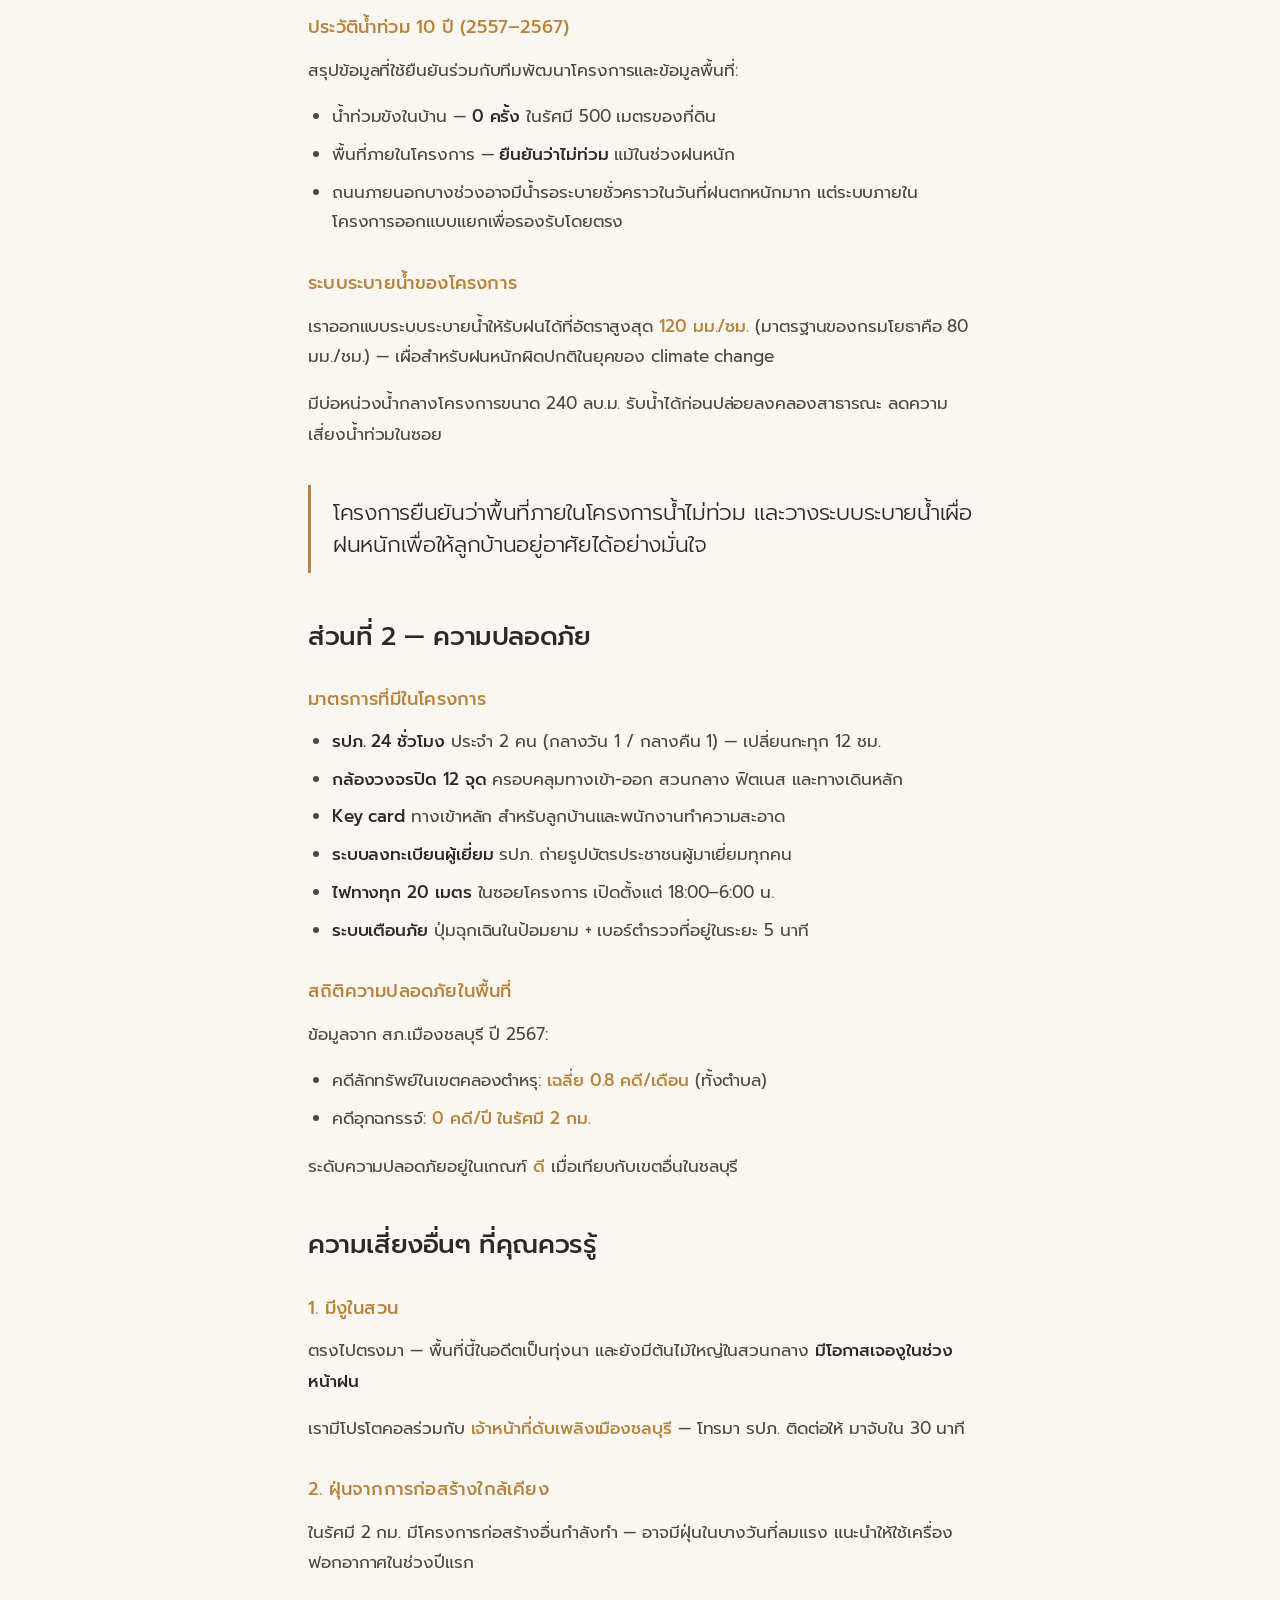
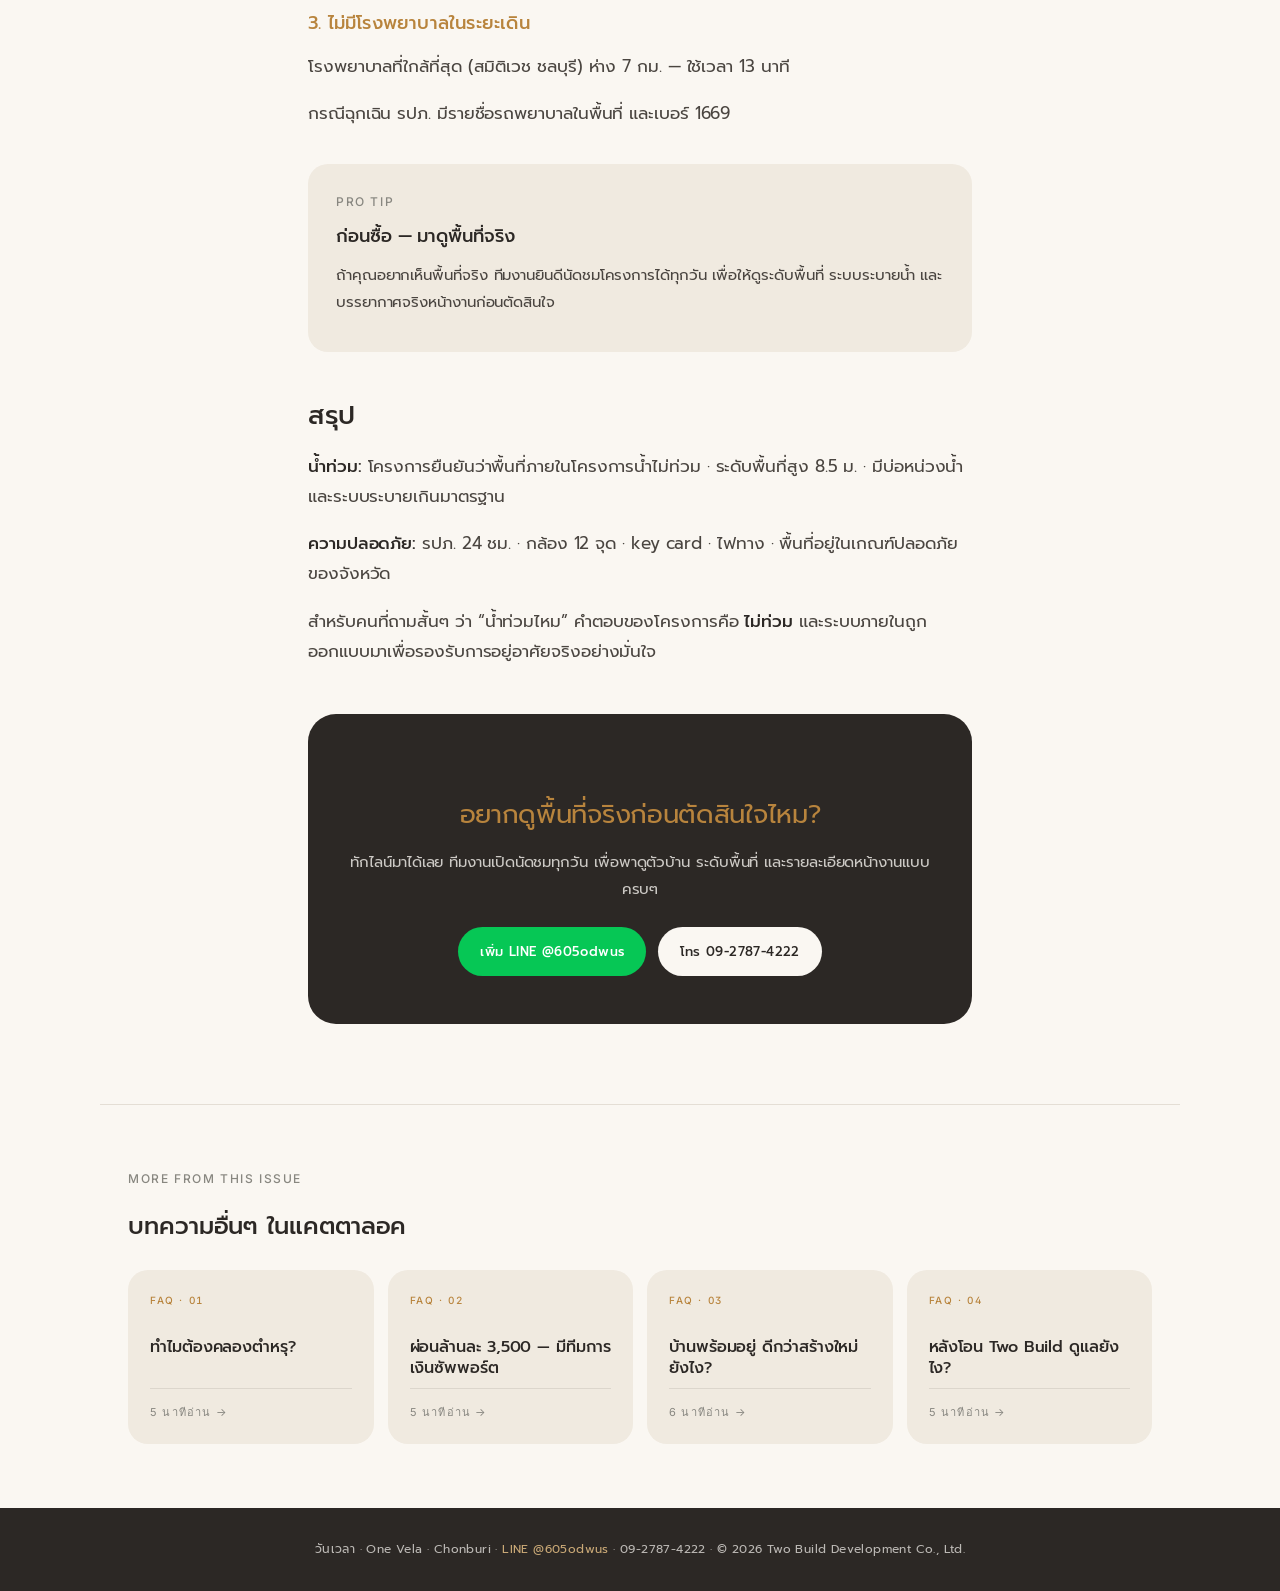
<file: faq-safety.html>
<!DOCTYPE html>
<html lang="th">
<head>
<meta charset="UTF-8">
<meta name="viewport" content="width=device-width, initial-scale=1.0">
<meta name="theme-color" content="#FAF7F2">
<title>น้ำไม่ท่วม? ปลอดภัยไหม? · FAQ · วันเวลา · One Vela</title>
<meta name="description" content="โครงการวันเวลายืนยันว่าพื้นที่ภายในโครงการน้ำไม่ท่วม พร้อมระบบระบายน้ำและมาตรการความปลอดภัยสำหรับการอยู่อาศัยทุกวัน">

<link rel="preconnect" href="https://fonts.googleapis.com">
<link rel="preconnect" href="https://fonts.gstatic.com" crossorigin>
<link href="https://fonts.googleapis.com/css2?family=Prompt:wght@300;400;500;600&family=Inter:wght@400;500;600&display=swap" rel="stylesheet">
<link rel="stylesheet" href="assets/css/tokens.css">
<link rel="stylesheet" href="assets/css/article.css">
<link rel="icon" href="images/logo/icon-primary.jpg" type="image/jpeg">

<meta property="og:title" content="น้ำไม่ท่วม? ปลอดภัยไหม? · FAQ · วันเวลา · One Vela">
<meta property="og:description" content="โครงการยืนยันว่าพื้นที่ภายในโครงการน้ำไม่ท่วม พร้อมระบบระบายน้ำและมาตรการความปลอดภัยครบสำหรับการอยู่อาศัยทุกวัน">
<meta property="og:image" content="images/common/garden-night.webp">
<meta property="og:type" content="article">
<meta property="og:locale" content="th_TH">

<script type="application/ld+json">
{
  "@context": "https://schema.org",
  "@type": "FAQPage",
  "mainEntity": [{
    "@type": "Question",
    "name": "คลองตำหรุน้ำท่วมไหม?",
    "acceptedAnswer": {
      "@type": "Answer",
      "text": "โครงการยืนยันว่าพื้นที่ภายในโครงการน้ำไม่ท่วม ระดับพื้นที่อยู่ที่ 8.5 เมตรเหนือระดับน้ำทะเล พร้อมระบบระบายน้ำและบ่อหน่วงน้ำรองรับฝนหนักเพื่อการอยู่อาศัยอย่างมั่นใจ"
    }
  }, {
    "@type": "Question",
    "name": "ความปลอดภัยของโครงการเป็นยังไง?",
    "acceptedAnswer": {
      "@type": "Answer",
      "text": "มี รปภ. ประจำ 24 ชั่วโมง · กล้องวงจรปิด 12 จุดครอบคลุมทางเข้าออกและพื้นที่ส่วนกลาง · ระบบ key card ทางเข้าหลัก · ไฟทางทุก 20 เมตรในซอยโครงการ"
    }
  }]
}
</script>
</head>
<body class="article">

<nav class="art-nav">
  <a href="index.html" class="brand">
    <span class="th">วันเวลา</span>
    <span class="en">One Vela</span>
  </a>
  <a href="catalog.html" class="back">← กลับแคตตาลอค</a>
</nav>

<header class="art-hero">
  <div class="crumb">FAQ · No. 05 · Safety</div>
  <h1>น้ำไม่ท่วม?<br>ปลอดภัยไหม?</h1>
  <p class="lead">คำตอบของโครงการชัดเจน: พื้นที่ภายในโครงการน้ำไม่ท่วม และระบบความปลอดภัยถูกออกแบบมาเพื่อให้ใช้ชีวิตได้อย่างมั่นใจทุกวัน</p>
  <div class="art-meta">
    <span>5 นาทีอ่าน</span>
    <span>ข้อมูลกรมโยธา</span>
    <span>ตอบตรงไม่เลี่ยง</span>
  </div>
</header>

<div class="art-cover">
  <img src="images/common/garden-night.webp" alt="โครงการวันเวลายามค่ำคืน">
</div>

<article class="art-body">
  <p>โครงการวันเวลายืนยันว่าพื้นที่ภายในโครงการน้ำไม่ท่วม และออกแบบระบบระบายน้ำรวมถึงความปลอดภัยของโครงการไว้รองรับการอยู่อาศัยจริงในทุกวัน</p>

  <p>บทความนี้จึงสรุปให้ชัดทั้งเรื่องระดับพื้นที่ ระบบระบายน้ำ ประวัติการใช้งานพื้นที่ และมาตรการความปลอดภัย เพื่อให้คุณใช้ตัดสินใจได้อย่างสบายใจ</p>

  <h2>ส่วนที่ 1 — น้ำท่วม</h2>

  <h3>ระดับความสูงของพื้นที่</h3>
  <p>โครงการวันเวลาตั้งอยู่บนที่ดินระดับ <em>8.5 เมตรเหนือระดับน้ำทะเล</em> (วัดจากข้อมูลแผนที่กรมแผนที่ทหาร) — สูงกว่าระดับเฉลี่ยของคลองตำหรุที่ 6 เมตร จึงเป็นฐานสำคัญที่ทำให้โครงการยืนยันได้ว่าพื้นที่ภายในโครงการน้ำไม่ท่วม</p>
  <p>เพื่อเปรียบเทียบ: พื้นที่กรุงเทพชั้นในเฉลี่ย 1–2 เมตรเหนือระดับน้ำทะเล · บางส่วนของอ่างทอง หรือพระประแดง ต่ำกว่า 1 เมตร</p>

  <h3>ประวัติน้ำท่วม 10 ปี (2557–2567)</h3>
  <p>สรุปข้อมูลที่ใช้ยืนยันร่วมกับทีมพัฒนาโครงการและข้อมูลพื้นที่:</p>
  <ul>
    <li>น้ำท่วมขังในบ้าน — <strong>0 ครั้ง</strong> ในรัศมี 500 เมตรของที่ดิน</li>
    <li>พื้นที่ภายในโครงการ — <strong>ยืนยันว่าไม่ท่วม</strong> แม้ในช่วงฝนหนัก</li>
    <li>ถนนภายนอกบางช่วงอาจมีน้ำรอระบายชั่วคราวในวันที่ฝนตกหนักมาก แต่ระบบภายในโครงการออกแบบแยกเพื่อรองรับโดยตรง</li>
  </ul>

  <h3>ระบบระบายน้ำของโครงการ</h3>
  <p>เราออกแบบระบบระบายน้ำให้รับฝนได้ที่อัตราสูงสุด <em>120 มม./ชม.</em> (มาตรฐานของกรมโยธาคือ 80 มม./ชม.) — เผื่อสำหรับฝนหนักผิดปกติในยุคของ climate change</p>
  <p>มีบ่อหน่วงน้ำกลางโครงการขนาด 240 ลบ.ม. รับน้ำได้ก่อนปล่อยลงคลองสาธารณะ ลดความเสี่ยงน้ำท่วมในซอย</p>

  <div class="pull">
    โครงการยืนยันว่าพื้นที่ภายในโครงการน้ำไม่ท่วม และวางระบบระบายน้ำเผื่อฝนหนักเพื่อให้ลูกบ้านอยู่อาศัยได้อย่างมั่นใจ
  </div>

  <h2>ส่วนที่ 2 — ความปลอดภัย</h2>

  <h3>มาตรการที่มีในโครงการ</h3>
  <ul>
    <li><strong>รปภ. 24 ชั่วโมง</strong> ประจำ 2 คน (กลางวัน 1 / กลางคืน 1) — เปลี่ยนกะทุก 12 ชม.</li>
    <li><strong>กล้องวงจรปิด 12 จุด</strong> ครอบคลุมทางเข้า-ออก สวนกลาง ฟิตเนส และทางเดินหลัก</li>
    <li><strong>Key card</strong> ทางเข้าหลัก สำหรับลูกบ้านและพนักงานทำความสะอาด</li>
    <li><strong>ระบบลงทะเบียนผู้เยี่ยม</strong> รปภ. ถ่ายรูปบัตรประชาชนผู้มาเยี่ยมทุกคน</li>
    <li><strong>ไฟทางทุก 20 เมตร</strong> ในซอยโครงการ เปิดตั้งแต่ 18:00–6:00 น.</li>
    <li><strong>ระบบเตือนภัย</strong> ปุ่มฉุกเฉินในป้อมยาม + เบอร์ตำรวจที่อยู่ในระยะ 5 นาที</li>
  </ul>

  <h3>สถิติความปลอดภัยในพื้นที่</h3>
  <p>ข้อมูลจาก สภ.เมืองชลบุรี ปี 2567:</p>
  <ul>
    <li>คดีลักทรัพย์ในเขตคลองตำหรุ: <em>เฉลี่ย 0.8 คดี/เดือน</em> (ทั้งตำบล)</li>
    <li>คดีอุกฉกรรจ์: <em>0 คดี/ปี ในรัศมี 2 กม.</em></li>
  </ul>
  <p>ระดับความปลอดภัยอยู่ในเกณฑ์ <em>ดี</em> เมื่อเทียบกับเขตอื่นในชลบุรี</p>

  <h2>ความเสี่ยงอื่นๆ ที่คุณควรรู้</h2>

  <h3>1. มีงูในสวน</h3>
  <p>ตรงไปตรงมา — พื้นที่นี้ในอดีตเป็นทุ่งนา และยังมีต้นไม้ใหญ่ในสวนกลาง <strong>มีโอกาสเจองูในช่วงหน้าฝน</strong></p>
  <p>เรามีโปรโตคอลร่วมกับ <em>เจ้าหน้าที่ดับเพลิงเมืองชลบุรี</em> — โทรมา รปภ. ติดต่อให้ มาจับใน 30 นาที</p>

  <h3>2. ฝุ่นจากการก่อสร้างใกล้เคียง</h3>
  <p>ในรัศมี 2 กม. มีโครงการก่อสร้างอื่นกำลังทำ — อาจมีฝุ่นในบางวันที่ลมแรง แนะนำให้ใช้เครื่องฟอกอากาศในช่วงปีแรก</p>

  <h3>3. ไม่มีโรงพยาบาลในระยะเดิน</h3>
  <p>โรงพยาบาลที่ใกล้ที่สุด (สมิติเวช ชลบุรี) ห่าง 7 กม. — ใช้เวลา 13 นาที</p>
  <p>กรณีฉุกเฉิน รปภ. มีรายชื่อรถพยาบาลในพื้นที่ และเบอร์ 1669</p>

  <div class="callout">
    <div class="label">Pro Tip</div>
    <h4>ก่อนซื้อ — มาดูพื้นที่จริง</h4>
    <p>ถ้าคุณอยากเห็นพื้นที่จริง ทีมงานยินดีนัดชมโครงการได้ทุกวัน เพื่อให้ดูระดับพื้นที่ ระบบระบายน้ำ และบรรยากาศจริงหน้างานก่อนตัดสินใจ</p>
  </div>

  <h2>สรุป</h2>

  <p><strong>น้ำท่วม:</strong> โครงการยืนยันว่าพื้นที่ภายในโครงการน้ำไม่ท่วม · ระดับพื้นที่สูง 8.5 ม. · มีบ่อหน่วงน้ำและระบบระบายเกินมาตรฐาน</p>

  <p><strong>ความปลอดภัย:</strong> รปภ. 24 ชม. · กล้อง 12 จุด · key card · ไฟทาง · พื้นที่อยู่ในเกณฑ์ปลอดภัยของจังหวัด</p>

  <p>สำหรับคนที่ถามสั้นๆ ว่า “น้ำท่วมไหม” คำตอบของโครงการคือ <strong>ไม่ท่วม</strong> และระบบภายในถูกออกแบบมาเพื่อรองรับการอยู่อาศัยจริงอย่างมั่นใจ</p>

  <div class="art-cta">
    <h3>อยากดูพื้นที่จริงก่อนตัดสินใจไหม?</h3>
    <p>ทักไลน์มาได้เลย ทีมงานเปิดนัดชมทุกวัน เพื่อพาดูตัวบ้าน ระดับพื้นที่ และรายละเอียดหน้างานแบบครบๆ</p>
    <div class="art-cta-row">
      <a href="https://lin.ee/TR66JH9" target="_blank" rel="noopener" class="line">เพิ่ม LINE @605odwus</a>
      <a href="tel:+66927874222" class="primary">โทร 09-2787-4222</a>
    </div>
  </div>
</article>

<section class="art-more">
  <div class="label">More from this issue</div>
  <h3>บทความอื่นๆ ในแคตตาลอค</h3>
  <div class="art-more-grid">
    <a href="faq-location.html" class="art-card">
      <div class="label">FAQ · 01</div>
      <div class="title">ทำไมต้องคลองตำหรุ?</div>
      <div class="read">5 นาทีอ่าน →</div>
    </a>
    <a href="faq-mortgage.html" class="art-card">
      <div class="label">FAQ · 02</div>
      <div class="title">ผ่อนล้านละ 3,500 — มีทีมการเงินซัพพอร์ต</div>
      <div class="read">5 นาทีอ่าน →</div>
    </a>
    <a href="faq-move-in.html" class="art-card">
      <div class="label">FAQ · 03</div>
      <div class="title">บ้านพร้อมอยู่ ดีกว่าสร้างใหม่ยังไง?</div>
      <div class="read">6 นาทีอ่าน →</div>
    </a>
    <a href="faq-aftersales.html" class="art-card">
      <div class="label">FAQ · 04</div>
      <div class="title">หลังโอน Two Build ดูแลยังไง?</div>
      <div class="read">5 นาทีอ่าน →</div>
    </a>
  </div>
</section>

<footer class="art-foot">
  วันเวลา · One Vela · Chonburi · <a href="https://lin.ee/TR66JH9">LINE @605odwus</a> · 09-2787-4222 · © 2026 Two Build Development Co., Ltd.
</footer>
</body>
</html>
</file>
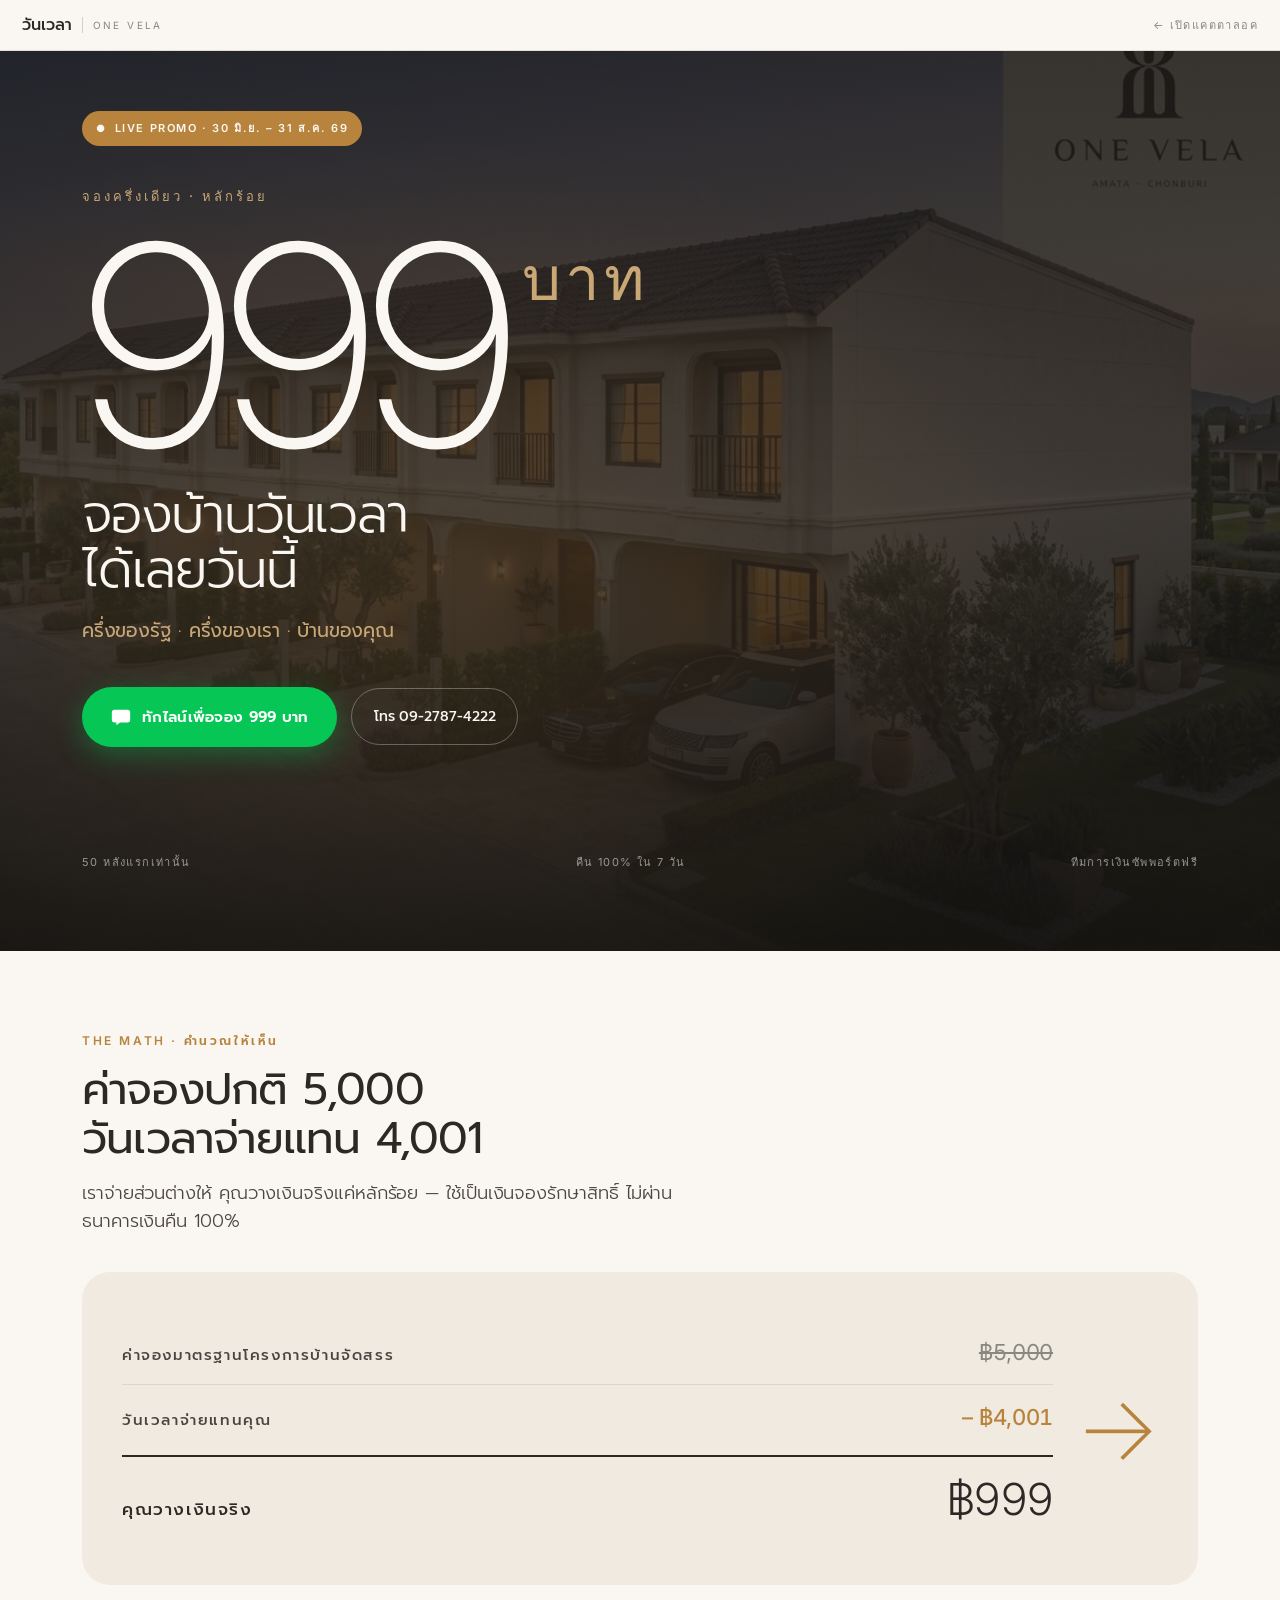
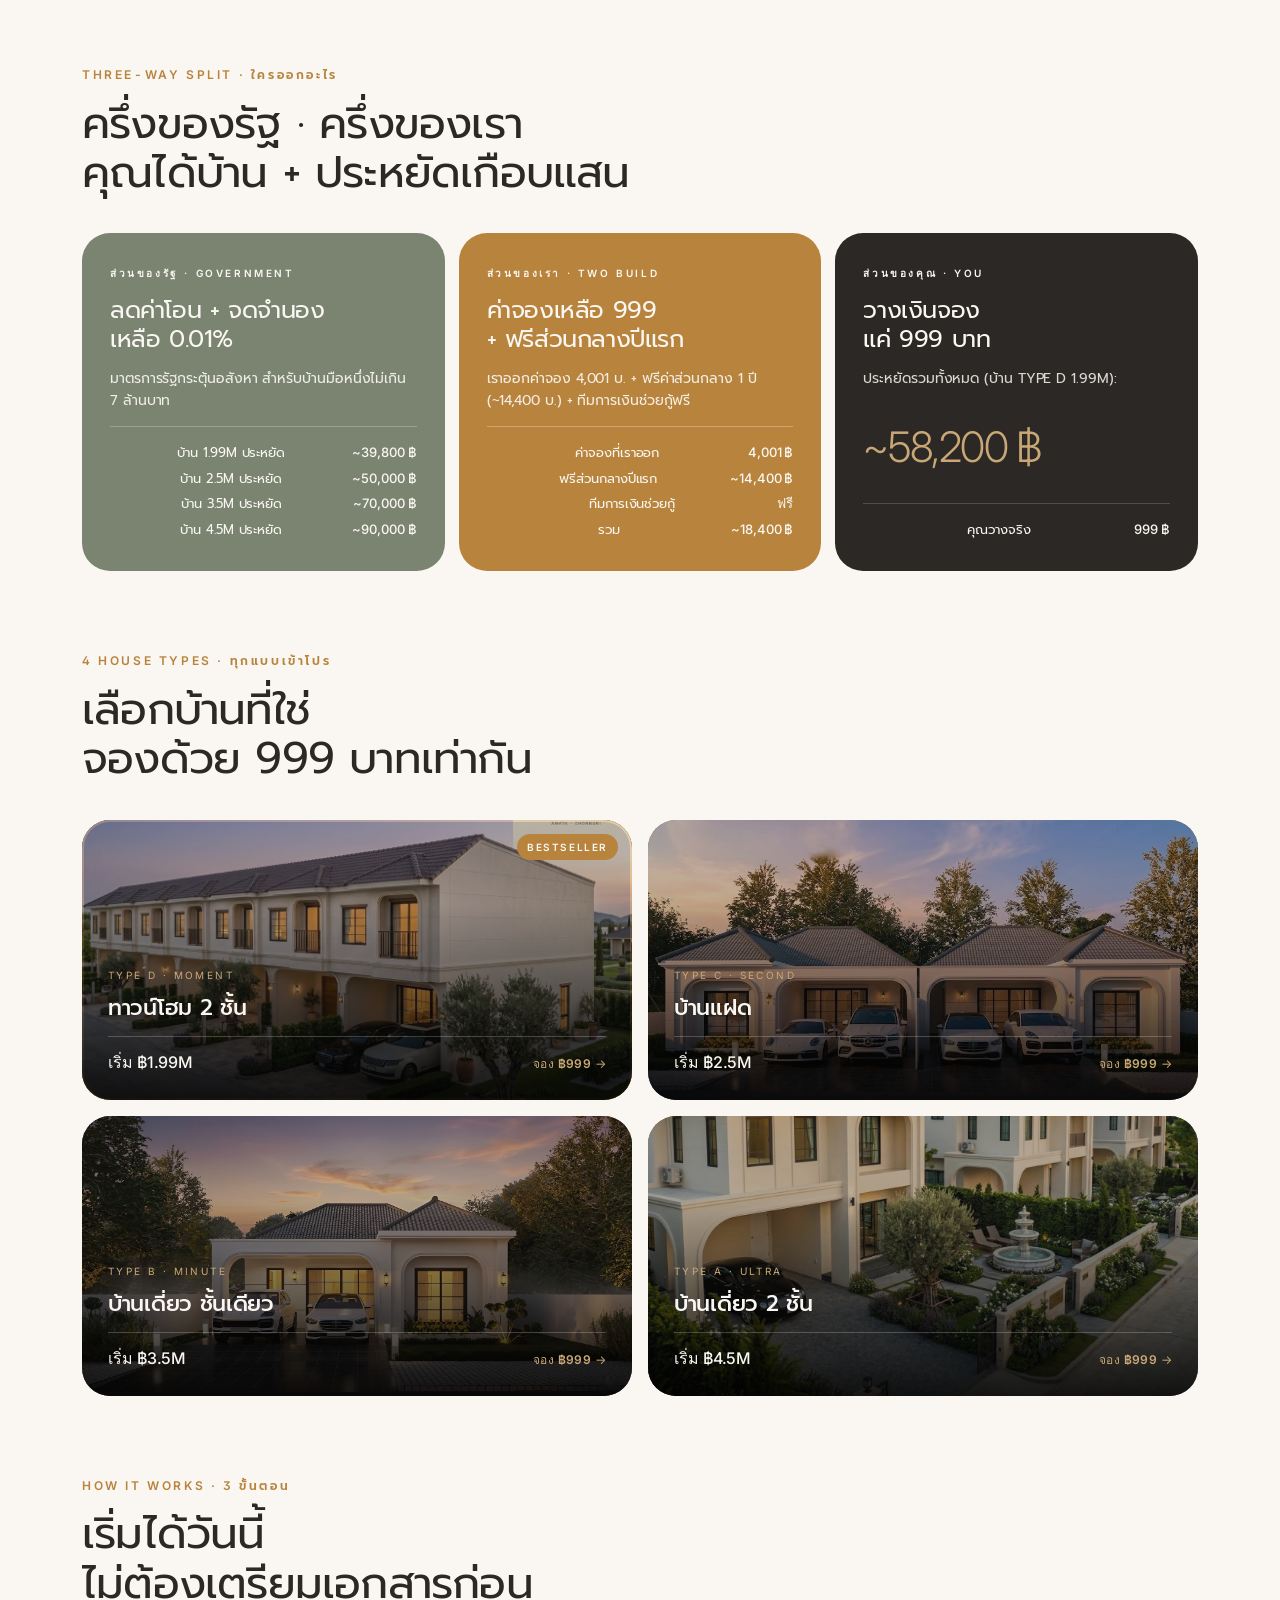
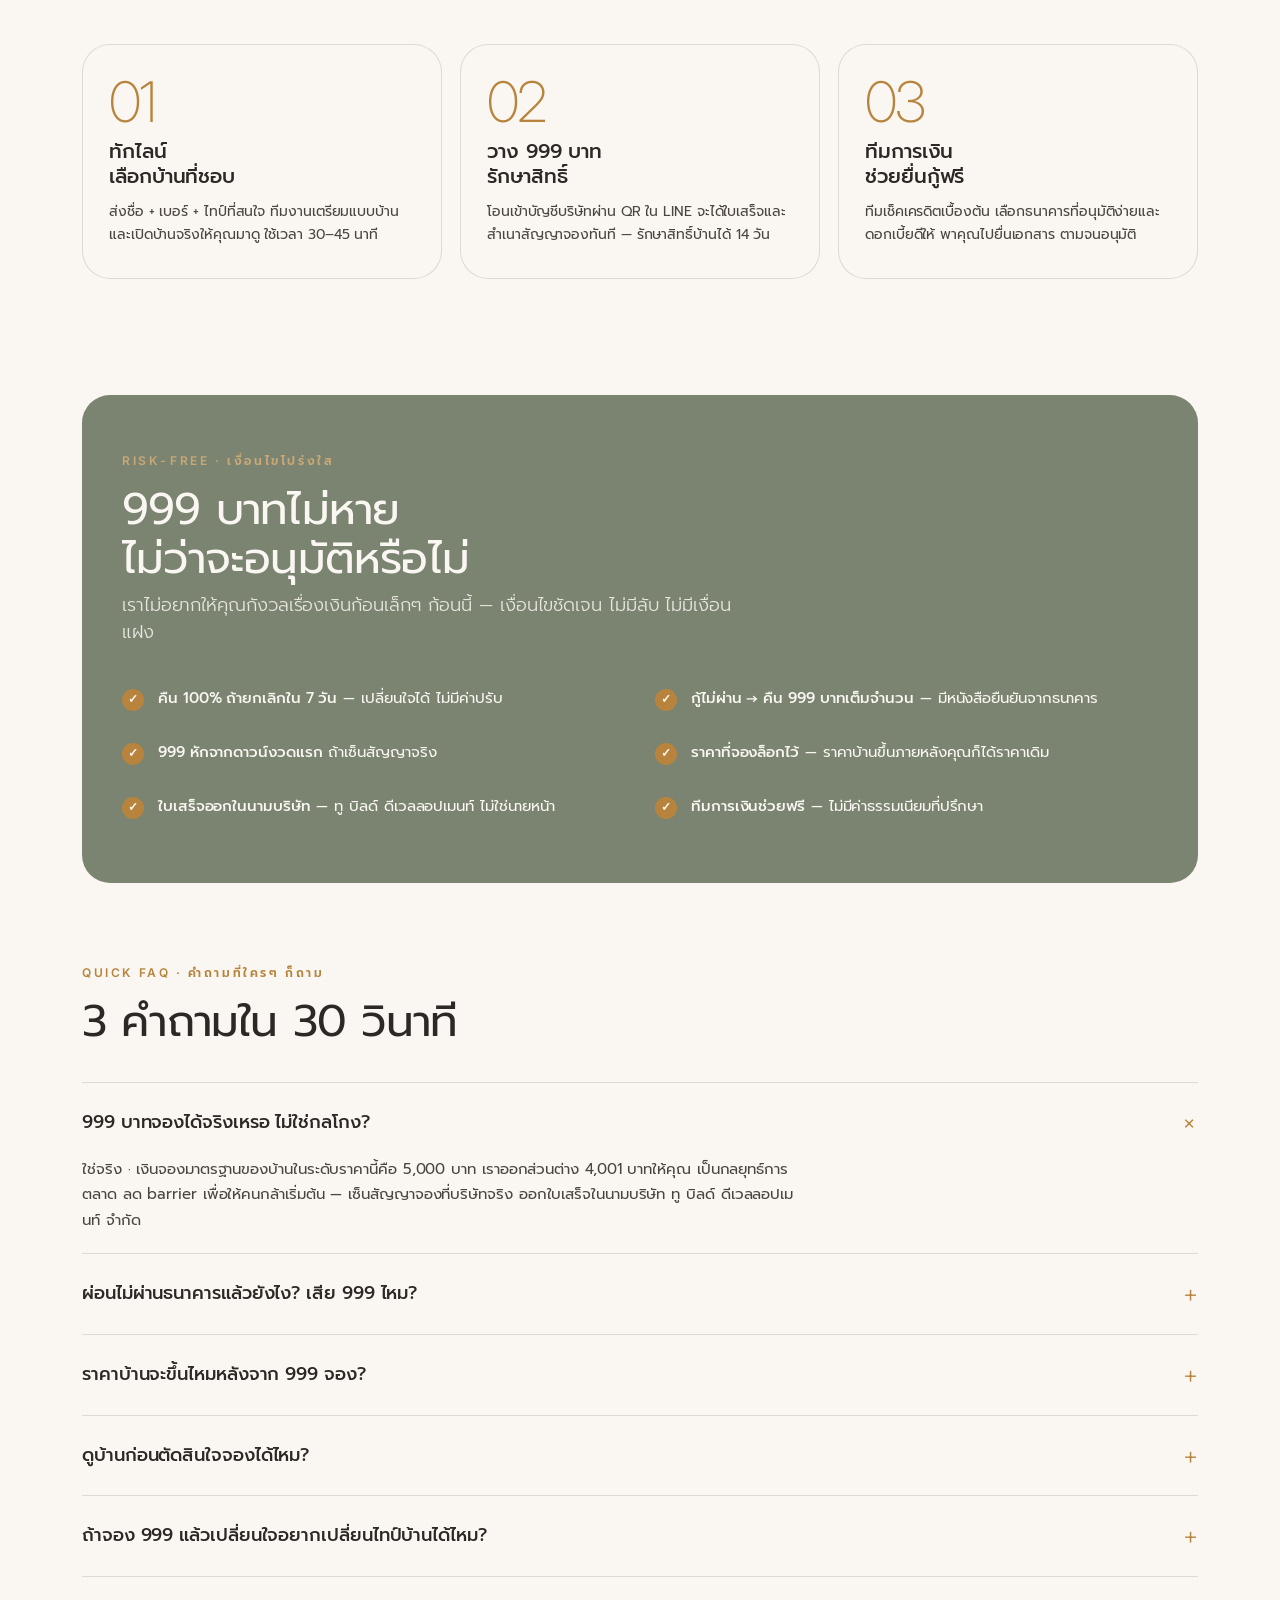
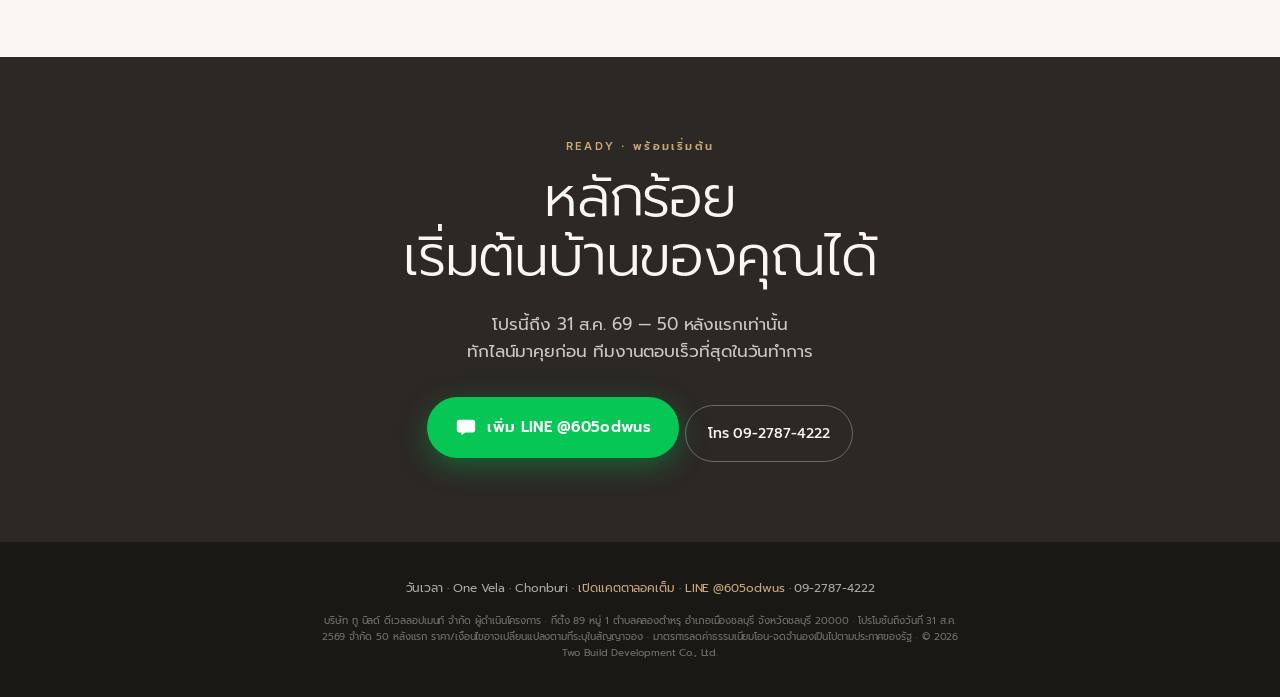
<file: promo-999.html>
<!DOCTYPE html>
<html lang="th">
<head>
<meta charset="UTF-8">
<meta name="viewport" content="width=device-width, initial-scale=1.0, viewport-fit=cover">
<meta name="theme-color" content="#2C2825">
<title>999 บาท · จองบ้านวันเวลา · ครึ่งของรัฐ ครึ่งของเรา</title>
<meta name="description" content="โปร 30 มิ.ย. – 31 ส.ค. 69 · จองบ้านวันเวลา 999 บาท (จากปกติ 5,000) · รัฐช่วยลดค่าโอน + เราช่วยค่าจอง · 50 หลังแรกเท่านั้น">
<meta name="keywords" content="จองบ้าน 999, บ้านชลบุรี โปร, บ้านวันเวลา, ค่าโอน 0.01, บ้านล้านหลัง, คนละครึ่งบ้าน">

<link rel="preconnect" href="https://fonts.googleapis.com">
<link rel="preconnect" href="https://fonts.gstatic.com" crossorigin>
<link href="https://fonts.googleapis.com/css2?family=Prompt:wght@200;300;400;500;600&family=Inter:wght@200;300;400;500;600;700&display=swap" rel="stylesheet">
<link rel="stylesheet" href="assets/css/tokens.css">
<link rel="stylesheet" href="assets/css/promo.css">
<link rel="icon" href="images/logo/icon-primary.jpg" type="image/jpeg">

<meta property="og:title" content="999 บาท จองบ้านวันเวลา · ครึ่งของรัฐ ครึ่งของเรา บ้านของคุณ">
<meta property="og:description" content="โปร 30 มิ.ย. – 31 ส.ค. 69 · บ้านพร้อมอยู่ 4 ไทป์ · ค่าโอน 0.01% + จอง 999 บาท + ฟรีส่วนกลางปีแรก">
<meta property="og:image" content="images/types/d/exterior-01.webp">
<meta property="og:type" content="website">
<meta property="og:locale" content="th_TH">
<meta name="twitter:card" content="summary_large_image">

<script type="application/ld+json">
{
  "@context": "https://schema.org",
  "@type": "Offer",
  "name": "999 บาท จองบ้านวันเวลา · One Vela Half Promo",
  "description": "จองบ้าน 4 ไทป์ที่โครงการวันเวลา · One Vela คลองตำหรุ ชลบุรี ในราคาจอง 999 บาท (จากปกติ 5,000) ระยะเวลา 30 มิ.ย. – 31 ส.ค. 2569",
  "priceCurrency": "THB",
  "price": "999",
  "availability": "https://schema.org/LimitedAvailability",
  "validFrom": "2026-06-30",
  "validThrough": "2026-08-31",
  "seller": {
    "@type": "Organization",
    "name": "บริษัท ทู บิลด์ ดีเวลลอปเมนท์ จำกัด"
  },
  "url": "/promo-999.html"
}
</script>
</head>
<body class="promo">

<!-- ========== NAV ========== -->
<nav class="promo-nav">
  <a href="index.html" class="brand" aria-label="กลับหน้าแรก">
    <span class="th">วันเวลา</span>
    <span class="en">One Vela</span>
  </a>
  <a href="catalog.html" class="back">← เปิดแคตตาลอค</a>
</nav>

<!-- ========== HERO ========== -->
<section class="promo-hero" aria-label="โปรโมชั่นจอง 999">
  <img class="bg" src="images/types/d/exterior-01.webp" alt="ทาวน์โฮม วันเวลา · Bestseller">
  <div class="overlay"></div>
  <div class="inner">
    <div>
      <div class="promo-badge">Live Promo · 30 มิ.ย. – 31 ส.ค. 69</div>
    </div>

    <div class="promo-mega">
      <div class="pretext">จองครึ่งเดียว · หลักร้อย</div>
      <div class="number">
        999<span class="currency">บาท</span>
      </div>
      <h1 class="headline">จองบ้านวันเวลา<br>ได้เลยวันนี้</h1>
      <p class="lockup">ครึ่งของรัฐ · ครึ่งของเรา · บ้านของคุณ</p>
    </div>

    <div class="cta-row">
      <a href="https://lin.ee/TR66JH9" target="_blank" rel="noopener" class="btn-promo-primary">
        ทักไลน์เพื่อจอง 999 บาท
      </a>
      <a href="tel:+66927874222" class="btn-promo-secondary">โทร 09-2787-4222</a>
    </div>

    <div class="promo-hero-foot">
      <span>50 หลังแรกเท่านั้น</span>
      <span>คืน 100% ใน 7 วัน</span>
      <span>ทีมการเงินซัพพอร์ตฟรี</span>
    </div>
  </div>
</section>

<!-- ========== THE MATH ========== -->
<section class="promo-section">
  <div class="eyebrow">The Math · คำนวณให้เห็น</div>
  <h2>ค่าจองปกติ 5,000<br>วันเวลาจ่ายแทน 4,001</h2>
  <p class="lead">เราจ่ายส่วนต่างให้ คุณวางเงินจริงแค่หลักร้อย — ใช้เป็นเงินจองรักษาสิทธิ์ ไม่ผ่านธนาคารเงินคืน 100%</p>

  <div class="math-block">
    <div class="math-rows">
      <div class="math-row strike">
        <span class="label">ค่าจองมาตรฐานโครงการบ้านจัดสรร</span>
        <span class="val">฿5,000</span>
      </div>
      <div class="math-row discount">
        <span class="label">วันเวลาจ่ายแทนคุณ</span>
        <span class="val">– ฿4,001</span>
      </div>
      <div class="math-row total">
        <span class="label">คุณวางเงินจริง</span>
        <span class="val">฿999</span>
      </div>
    </div>
    <div class="arrow">→</div>
  </div>
</section>

<!-- ========== SPLIT: รัฐ + เรา + คุณ ========== -->
<section class="promo-section" style="padding-top:0;">
  <div class="eyebrow">Three-way Split · ใครออกอะไร</div>
  <h2>ครึ่งของรัฐ · ครึ่งของเรา<br>คุณได้บ้าน + ประหยัดเกือบแสน</h2>

  <div class="split-block">

    <div class="split-card govt">
      <div class="who">ส่วนของรัฐ · Government</div>
      <h3>ลดค่าโอน + จดจำนอง<br>เหลือ 0.01%</h3>
      <p style="font-size:14px; line-height:1.6; opacity:0.92;">มาตรการรัฐกระตุ้นอสังหา สำหรับบ้านมือหนึ่งไม่เกิน 7 ล้านบาท</p>
      <div class="breakdown">
        <ul>
          <li><span>บ้าน 1.99M ประหยัด</span><span class="amt">~39,800 ฿</span></li>
          <li><span>บ้าน 2.5M ประหยัด</span><span class="amt">~50,000 ฿</span></li>
          <li><span>บ้าน 3.5M ประหยัด</span><span class="amt">~70,000 ฿</span></li>
          <li><span>บ้าน 4.5M ประหยัด</span><span class="amt">~90,000 ฿</span></li>
        </ul>
      </div>
    </div>

    <div class="split-card dev">
      <div class="who">ส่วนของเรา · Two Build</div>
      <h3>ค่าจองเหลือ 999<br>+ ฟรีส่วนกลางปีแรก</h3>
      <p style="font-size:14px; line-height:1.6; opacity:0.92;">เราออกค่าจอง 4,001 บ. + ฟรีค่าส่วนกลาง 1 ปี (~14,400 บ.) + ทีมการเงินช่วยกู้ฟรี</p>
      <div class="breakdown">
        <ul>
          <li><span>ค่าจองที่เราออก</span><span class="amt">4,001 ฿</span></li>
          <li><span>ฟรีส่วนกลางปีแรก</span><span class="amt">~14,400 ฿</span></li>
          <li><span>ทีมการเงินช่วยกู้</span><span class="amt">ฟรี</span></li>
          <li><span>รวม</span><span class="amt">~18,400 ฿</span></li>
        </ul>
      </div>
    </div>

    <div class="split-card you">
      <div class="who">ส่วนของคุณ · You</div>
      <h3>วางเงินจอง<br>แค่ 999 บาท</h3>
      <p style="font-size:14px; line-height:1.6; opacity:0.85;">ประหยัดรวมทั้งหมด (บ้าน TYPE D 1.99M):</p>
      <div class="total-savings">~58,200 ฿</div>
      <div class="breakdown">
        <ul>
          <li><span>คุณวางจริง</span><span class="amt">999 ฿</span></li>
        </ul>
      </div>
    </div>

  </div>
</section>

<!-- ========== TYPE CARDS ========== -->
<section class="promo-section" style="padding-top:0;">
  <div class="eyebrow">4 House Types · ทุกแบบเข้าโปร</div>
  <h2>เลือกบ้านที่ใช่<br>จองด้วย 999 บาทเท่ากัน</h2>

  <div class="type-grid">

    <a href="catalog.html#page-type-d" class="type-card bestseller">
      <span class="badge">Bestseller</span>
      <img src="images/types/d/exterior-01.webp" alt="TYPE D · ทาวน์โฮม">
      <div class="type-card-content">
        <span class="marker">TYPE D · MOMENT</span>
        <div class="name">ทาวน์โฮม 2 ชั้น</div>
        <div class="pricerow">
          <span class="price">เริ่ม ฿1.99M</span>
          <span class="book">จอง <strong>฿999</strong> →</span>
        </div>
      </div>
    </a>

    <a href="catalog.html#page-type-c" class="type-card">
      <img src="images/types/c/exterior-01.webp" alt="TYPE C · บ้านแฝด">
      <div class="type-card-content">
        <span class="marker">TYPE C · SECOND</span>
        <div class="name">บ้านแฝด</div>
        <div class="pricerow">
          <span class="price">เริ่ม ฿2.5M</span>
          <span class="book">จอง <strong>฿999</strong> →</span>
        </div>
      </div>
    </a>

    <a href="catalog.html#page-type-b" class="type-card">
      <img src="images/types/b/exterior-01.webp" alt="TYPE B · บ้านเดี่ยวชั้นเดียว">
      <div class="type-card-content">
        <span class="marker">TYPE B · MINUTE</span>
        <div class="name">บ้านเดี่ยว ชั้นเดียว</div>
        <div class="pricerow">
          <span class="price">เริ่ม ฿3.5M</span>
          <span class="book">จอง <strong>฿999</strong> →</span>
        </div>
      </div>
    </a>

    <a href="catalog.html#page-type-a" class="type-card">
      <img src="images/types/a/exterior-01.webp" alt="TYPE A · บ้านเดี่ยว 2 ชั้น">
      <div class="type-card-content">
        <span class="marker">TYPE A · ULTRA</span>
        <div class="name">บ้านเดี่ยว 2 ชั้น</div>
        <div class="pricerow">
          <span class="price">เริ่ม ฿4.5M</span>
          <span class="book">จอง <strong>฿999</strong> →</span>
        </div>
      </div>
    </a>

  </div>
</section>

<!-- ========== HOW IT WORKS ========== -->
<section class="promo-section" style="padding-top:0;">
  <div class="eyebrow">How it Works · 3 ขั้นตอน</div>
  <h2>เริ่มได้วันนี้<br>ไม่ต้องเตรียมเอกสารก่อน</h2>

  <div class="steps">
    <div class="step">
      <div class="num">01</div>
      <h3>ทักไลน์<br>เลือกบ้านที่ชอบ</h3>
      <p>ส่งชื่อ + เบอร์ + ไทป์ที่สนใจ ทีมงานเตรียมแบบบ้านและเปิดบ้านจริงให้คุณมาดู ใช้เวลา 30–45 นาที</p>
    </div>
    <div class="step">
      <div class="num">02</div>
      <h3>วาง 999 บาท<br>รักษาสิทธิ์</h3>
      <p>โอนเข้าบัญชีบริษัทผ่าน QR ใน LINE จะได้ใบเสร็จและสำเนาสัญญาจองทันที — รักษาสิทธิ์บ้านได้ 14 วัน</p>
    </div>
    <div class="step">
      <div class="num">03</div>
      <h3>ทีมการเงิน<br>ช่วยยื่นกู้ฟรี</h3>
      <p>ทีมเช็คเครดิตเบื้องต้น เลือกธนาคารที่อนุมัติง่ายและดอกเบี้ยดีให้ พาคุณไปยื่นเอกสาร ตามจนอนุมัติ</p>
    </div>
  </div>
</section>

<!-- ========== TRUST ========== -->
<section class="promo-section" style="padding-top:0;">
  <div class="trust">
    <div class="eyebrow" style="color:var(--gold-light);">Risk-free · เงื่อนไขโปร่งใส</div>
    <h2>999 บาทไม่หาย<br>ไม่ว่าจะอนุมัติหรือไม่</h2>
    <p class="lead">เราไม่อยากให้คุณกังวลเรื่องเงินก้อนเล็กๆ ก้อนนี้ — เงื่อนไขชัดเจน ไม่มีลับ ไม่มีเงื่อนแฝง</p>
    <div class="trust-grid">
      <div class="trust-item">
        <span class="check">✓</span>
        <span class="text"><strong>คืน 100% ถ้ายกเลิกใน 7 วัน</strong> — เปลี่ยนใจได้ ไม่มีค่าปรับ</span>
      </div>
      <div class="trust-item">
        <span class="check">✓</span>
        <span class="text"><strong>กู้ไม่ผ่าน → คืน 999 บาทเต็มจำนวน</strong> — มีหนังสือยืนยันจากธนาคาร</span>
      </div>
      <div class="trust-item">
        <span class="check">✓</span>
        <span class="text"><strong>999 หักจากดาวน์งวดแรก</strong> ถ้าเซ็นสัญญาจริง</span>
      </div>
      <div class="trust-item">
        <span class="check">✓</span>
        <span class="text"><strong>ราคาที่จองล็อกไว้</strong> — ราคาบ้านขึ้นภายหลังคุณก็ได้ราคาเดิม</span>
      </div>
      <div class="trust-item">
        <span class="check">✓</span>
        <span class="text"><strong>ใบเสร็จออกในนามบริษัท</strong> — ทู บิลด์ ดีเวลลอปเมนท์ ไม่ใช่นายหน้า</span>
      </div>
      <div class="trust-item">
        <span class="check">✓</span>
        <span class="text"><strong>ทีมการเงินช่วยฟรี</strong> — ไม่มีค่าธรรมเนียมที่ปรึกษา</span>
      </div>
    </div>
  </div>
</section>

<!-- ========== MINI FAQ ========== -->
<section class="promo-section" style="padding-top:0;">
  <div class="eyebrow">Quick FAQ · คำถามที่ใครๆ ก็ถาม</div>
  <h2>3 คำถามใน 30 วินาที</h2>

  <div class="mini-faq">
    <details open>
      <summary>999 บาทจองได้จริงเหรอ ไม่ใช่กลโกง?</summary>
      <p>ใช่จริง · เงินจองมาตรฐานของบ้านในระดับราคานี้คือ 5,000 บาท เราออกส่วนต่าง 4,001 บาทให้คุณ เป็นกลยุทธ์การตลาด ลด barrier เพื่อให้คนกล้าเริ่มต้น — เซ็นสัญญาจองที่บริษัทจริง ออกใบเสร็จในนามบริษัท ทู บิลด์ ดีเวลลอปเมนท์ จำกัด</p>
    </details>
    <details>
      <summary>ผ่อนไม่ผ่านธนาคารแล้วยังไง? เสีย 999 ไหม?</summary>
      <p>ไม่เสีย · ถ้าธนาคารปฏิเสธคำขอกู้ของคุณ (มีหนังสือยืนยัน) เราคืนเงิน 999 บาทเต็มจำนวนภายใน 7 วันทำการ — ส่วนกรณีที่กู้ผ่าน คุณจะได้บ้านในราคาที่ล็อกไว้ และ 999 หักจากดาวน์งวดแรก</p>
    </details>
    <details>
      <summary>ราคาบ้านจะขึ้นไหมหลังจาก 999 จอง?</summary>
      <p>ราคาที่ล็อกไว้คือราคาที่จอง · ระหว่างที่คุณดำเนินเรื่องกู้ ถ้าราคาในโครงการขึ้น (เช่นปรับขึ้น 50,000 ในเฟสถัดไป) คุณยังได้ราคาเดิมตามสัญญาจอง — ตัวสัญญาจองจะระบุชัดเจน</p>
    </details>
    <details>
      <summary>ดูบ้านก่อนตัดสินใจจองได้ไหม?</summary>
      <p>แนะนำเลย · นัดล่วงหน้าทาง LINE ทีมงานจะเตรียมเปิดบ้าน 4 ไทป์ให้คุณดู ใช้เวลาประมาณ 45–60 นาที จะดูเสร็จแล้วค่อยตัดสินใจจองทีหลังก็ได้ ไม่จำเป็นต้องวางเงินวันแรกที่มาดู</p>
    </details>
    <details>
      <summary>ถ้าจอง 999 แล้วเปลี่ยนใจอยากเปลี่ยนไทป์บ้านได้ไหม?</summary>
      <p>ได้ในระยะเวลาจอง 14 วัน · ถ้าอยากเปลี่ยนจาก TYPE D → TYPE B ในช่วง 14 วันแรก เปลี่ยนได้โดยไม่มีค่าธรรมเนียมเพิ่ม (999 ย้ายไปจองบ้านใหม่)</p>
    </details>
  </div>
</section>

<!-- ========== FINAL CTA ========== -->
<section class="final-cta" id="cta-bottom">
  <div class="inner">
    <div class="eyebrow">Ready · พร้อมเริ่มต้น</div>
    <h2>หลักร้อย<br>เริ่มต้นบ้านของคุณได้</h2>
    <p>โปรนี้ถึง 31 ส.ค. 69 — 50 หลังแรกเท่านั้น<br>ทักไลน์มาคุยก่อน ทีมงานตอบเร็วที่สุดในวันทำการ</p>
    <div class="cta-row">
      <a href="https://lin.ee/TR66JH9" target="_blank" rel="noopener" class="btn-promo-primary">เพิ่ม LINE @605odwus</a>
      <a href="tel:+66927874222" class="btn-promo-secondary">โทร 09-2787-4222</a>
    </div>
  </div>
</section>

<!-- ========== FOOT ========== -->
<footer class="promo-foot">
  วันเวลา · One Vela · Chonburi · <a href="catalog.html">เปิดแคตตาลอคเต็ม</a> · <a href="https://lin.ee/TR66JH9">LINE @605odwus</a> · 09-2787-4222
  <div class="compliance">
    บริษัท ทู บิลด์ ดีเวลลอปเมนท์ จำกัด ผู้ดำเนินโครงการ · ที่ตั้ง 89 หมู่ 1 ตำบลคลองตำหรุ อำเภอเมืองชลบุรี จังหวัดชลบุรี 20000 · โปรโมชั่นถึงวันที่ 31 ส.ค. 2569 จำกัด 50 หลังแรก ราคา/เงื่อนไขอาจเปลี่ยนแปลงตามที่ระบุในสัญญาจอง · มาตรการลดค่าธรรมเนียมโอน-จดจำนองเป็นไปตามประกาศของรัฐ · © 2026 Two Build Development Co., Ltd.
  </div>
</footer>

</body>
</html>
</file>
<file: assets/css/tokens.css>
/* ===========================
   วันเวลา · One Vela — Design Tokens
   Brand palette, typography, spacing
   =========================== */

:root {
  /* Palette */
  --cream: #FAF7F2;
  --cream-deep: #F0EAE0;
  --beige: #E8DFD0;
  --beige-warm: #D9CDB8;
  --gold: #B8843D;
  --gold-light: #C9A876;
  --gold-soft: #E8D4B0;
  --sage: #7A8471;
  --sage-light: #9CA593;
  --charcoal: #2C2825;
  --charcoal-soft: #4A4540;
  --text-muted: #888780;
  --white: #FFFFFF;
  --line: 213, 207, 196;

  /* Shadow */
  --shadow-soft: 0 1px 3px rgba(44, 40, 37, 0.04), 0 4px 16px rgba(44, 40, 37, 0.06);
  --shadow-card: 0 2px 8px rgba(44, 40, 37, 0.06), 0 8px 32px rgba(44, 40, 37, 0.08);
  --shadow-page: 0 4px 24px rgba(44, 40, 37, 0.12), 0 18px 60px rgba(44, 40, 37, 0.18);

  /* Radius */
  --radius-sm: 12px;
  --radius-md: 20px;
  --radius-lg: 28px;
  --radius-xl: 36px;

  /* Motion */
  --ease: cubic-bezier(0.16, 1, 0.3, 1);
  --transition: 0.4s var(--ease);

  /* Page geometry (magazine flipbook) */
  --page-w: 800px;
  --page-h: 1131px;   /* A4 ratio 1 : 1.414 */
  --page-pad: 56px;

  /* Type scale */
  --fs-eyebrow: 11px;
  --fs-label: 12px;
  --fs-caption: 12px;
  --fs-body: 15px;
  --fs-lead: 19px;
  --fs-h3: 22px;
  --fs-h2: 36px;
  --fs-h1: 56px;
  --fs-display: 84px;
}

@media (prefers-reduced-motion: reduce) {
  :root { --transition: 0s; }
}

* { box-sizing: border-box; margin: 0; padding: 0; }

html { -webkit-text-size-adjust: 100%; scroll-behavior: smooth; }

body {
  font-family: 'Prompt', 'Sukhumvit Set', 'Helvetica Neue', -apple-system, BlinkMacSystemFont, sans-serif;
  background: var(--cream);
  color: var(--charcoal);
  line-height: 1.65;
  letter-spacing: -0.005em;
  font-feature-settings: 'kern' 1, 'liga' 1;
  -webkit-font-smoothing: antialiased;
  -moz-osx-font-smoothing: grayscale;
  overflow-x: hidden;
}

img { max-width: 100%; height: auto; display: block; }
a { color: inherit; text-decoration: none; }
button { font-family: inherit; cursor: pointer; border: none; background: none; color: inherit; }

/* English / numeric labels use Inter for proportion */
.en, .eyebrow, .label, .caption, .stat-num, .stat-num-lg, .folio {
  font-family: 'Inter', 'Prompt', sans-serif;
  font-feature-settings: 'tnum' 1, 'ss01' 1;
}

/* Type utility classes — magazine voice */
.eyebrow {
  font-size: var(--fs-eyebrow);
  letter-spacing: 2.4px;
  text-transform: uppercase;
  font-weight: 600;
  color: var(--gold);
}
.label {
  font-size: var(--fs-label);
  letter-spacing: 1.6px;
  text-transform: uppercase;
  font-weight: 500;
  color: var(--text-muted);
}
.caption {
  font-size: var(--fs-caption);
  font-style: italic;
  color: var(--text-muted);
  line-height: 1.5;
}
.lead {
  font-size: var(--fs-lead);
  line-height: 1.55;
  color: var(--charcoal-soft);
  font-weight: 300;
}
.body { font-size: var(--fs-body); line-height: 1.75; color: var(--charcoal-soft); }
.body p + p { margin-top: 0.9em; }

.h3 { font-size: var(--fs-h3); font-weight: 500; line-height: 1.3; letter-spacing: -0.2px; }
.h2 { font-size: var(--fs-h2); font-weight: 500; line-height: 1.15; letter-spacing: -0.6px; }
.h1 { font-size: var(--fs-h1); font-weight: 500; line-height: 1.05; letter-spacing: -1.4px; }
.display { font-size: var(--fs-display); font-weight: 300; line-height: 1.0; letter-spacing: -2.5px; }

.folio {
  font-size: 11px;
  letter-spacing: 1.6px;
  color: var(--text-muted);
}

/* Hairline divider */
.hairline {
  height: 1px;
  background: rgba(var(--line), 0.7);
  border: 0;
  margin: 0;
}

/* Focus visible (a11y) */
:focus-visible {
  outline: 2px solid var(--gold);
  outline-offset: 3px;
  border-radius: 4px;
}

/* Visually-hidden but available to screen readers */
.sr-only {
  position: absolute;
  width: 1px; height: 1px;
  padding: 0; margin: -1px;
  overflow: hidden; clip: rect(0, 0, 0, 0);
  white-space: nowrap; border: 0;
}
</file>
<file: assets/css/article.css>
/* ===========================
   FAQ Article — long-form magazine reading layout
   =========================== */

body.article {
  background: var(--cream);
  color: var(--charcoal);
  min-height: 100vh;
}

.art-nav {
  position: sticky;
  top: 0;
  z-index: 50;
  background: rgba(250, 247, 242, 0.85);
  backdrop-filter: saturate(180%) blur(20px);
  -webkit-backdrop-filter: saturate(180%) blur(20px);
  border-bottom: 0.5px solid rgba(var(--line), 0.8);
  padding: 12px 22px;
  display: flex;
  align-items: center;
  justify-content: space-between;
  gap: 18px;
}
.art-nav .brand {
  display: flex;
  align-items: center;
  gap: 10px;
  font-weight: 500;
}
.art-nav .brand .th { font-size: 15px; }
.art-nav .brand .en {
  font-family: 'Inter', sans-serif;
  font-size: 10px;
  letter-spacing: 2.4px;
  color: var(--text-muted);
  text-transform: uppercase;
  border-left: 1px solid rgba(var(--line), 1);
  padding-left: 10px;
}
.art-nav .back {
  font-family: 'Inter', sans-serif;
  font-size: 11px;
  letter-spacing: 1.4px;
  color: var(--text-muted);
  text-transform: uppercase;
}
.art-nav .back:hover { color: var(--gold); }

.art-hero {
  max-width: 780px;
  margin: 0 auto;
  padding: 80px 28px 40px;
}
.art-hero .crumb {
  font-family: 'Inter', sans-serif;
  font-size: 11px;
  letter-spacing: 2.2px;
  color: var(--gold);
  text-transform: uppercase;
  font-weight: 600;
  margin-bottom: 16px;
}
.art-hero h1 {
  font-size: 52px;
  font-weight: 400;
  line-height: 1.08;
  letter-spacing: -1.2px;
  color: var(--charcoal);
  margin-bottom: 22px;
}
.art-hero .lead {
  font-size: 20px;
  line-height: 1.55;
  color: var(--charcoal-soft);
  font-weight: 300;
  max-width: 640px;
}
.art-meta {
  margin-top: 28px;
  display: flex;
  gap: 22px;
  font-family: 'Inter', sans-serif;
  font-size: 11px;
  letter-spacing: 1.4px;
  color: var(--text-muted);
  text-transform: uppercase;
  border-top: 1px solid rgba(var(--line), 0.6);
  padding-top: 18px;
}

.art-cover {
  max-width: 1080px;
  margin: 0 auto;
  padding: 0 0 48px;
}
.art-cover img {
  width: 100%;
  height: auto;
  aspect-ratio: 16/9;
  object-fit: cover;
  border-radius: var(--radius-md);
}

.art-body {
  max-width: 720px;
  margin: 0 auto;
  padding: 0 28px 80px;
}
.art-body h2 {
  font-size: 26px;
  font-weight: 500;
  letter-spacing: -0.4px;
  line-height: 1.25;
  margin: 48px 0 18px;
  color: var(--charcoal);
}
.art-body h3 {
  font-size: 18px;
  font-weight: 500;
  margin: 32px 0 12px;
  color: var(--gold);
  letter-spacing: 0.2px;
}
.art-body p {
  font-size: 17px;
  line-height: 1.78;
  color: var(--charcoal-soft);
  margin-bottom: 1em;
}
.art-body ul, .art-body ol {
  font-size: 17px;
  line-height: 1.75;
  color: var(--charcoal-soft);
  margin: 0 0 1em 1.4em;
  padding-left: 0;
}
.art-body li { margin-bottom: 8px; }
.art-body strong { color: var(--charcoal); font-weight: 500; }
.art-body em { color: var(--gold); font-style: normal; font-weight: 500; }

.pull {
  border-left: 3px solid var(--gold);
  padding: 12px 0 12px 22px;
  margin: 36px 0;
  font-size: 22px;
  line-height: 1.45;
  font-weight: 300;
  letter-spacing: -0.3px;
  color: var(--charcoal);
}

.callout {
  background: var(--cream-deep);
  padding: 28px;
  border-radius: var(--radius-md);
  margin: 36px 0;
}
.callout .label {
  margin-bottom: 10px;
}
.callout h4 {
  font-size: 18px;
  font-weight: 500;
  margin-bottom: 10px;
}
.callout p { font-size: 15px; margin-bottom: 0.6em; }

.art-cta {
  background: var(--charcoal);
  color: var(--cream);
  padding: 48px 32px;
  border-radius: var(--radius-lg);
  text-align: center;
  margin: 48px 0 0;
}
.art-cta h3 {
  font-size: 26px;
  font-weight: 400;
  letter-spacing: -0.3px;
  margin-bottom: 12px;
}
.art-cta p {
  color: rgba(250, 247, 242, 0.78);
  font-size: 15px;
  margin-bottom: 24px;
}
.art-cta-row {
  display: flex;
  gap: 12px;
  justify-content: center;
  flex-wrap: wrap;
}
.art-cta-row a {
  padding: 14px 22px;
  border-radius: 999px;
  font-size: 13px;
  font-weight: 500;
  letter-spacing: 0.4px;
  transition: var(--transition);
}
.art-cta-row .primary { background: var(--cream); color: var(--charcoal); }
.art-cta-row .line { background: #06C755; color: var(--white); }
.art-cta-row a:hover { transform: translateY(-2px); }

.art-more {
  max-width: 1080px;
  margin: 0 auto;
  padding: 64px 28px;
  border-top: 1px solid rgba(var(--line), 0.6);
}
.art-more .label { margin-bottom: 18px; }
.art-more h3 {
  font-size: 24px;
  font-weight: 500;
  margin-bottom: 24px;
}
.art-more-grid {
  display: grid;
  grid-template-columns: repeat(auto-fit, minmax(240px, 1fr));
  gap: 14px;
}
.art-card {
  padding: 22px;
  border-radius: var(--radius-md);
  background: var(--cream-deep);
  transition: var(--transition);
  display: flex;
  flex-direction: column;
  gap: 10px;
}
.art-card:hover { transform: translateY(-2px); box-shadow: var(--shadow-card); }
.art-card .label { color: var(--gold); font-size: 10px; }
.art-card .title {
  font-size: 16px;
  font-weight: 500;
  line-height: 1.3;
  color: var(--charcoal);
}
.art-card .read {
  font-family: 'Inter', sans-serif;
  font-size: 11px;
  letter-spacing: 1.2px;
  color: var(--text-muted);
  text-transform: uppercase;
  margin-top: auto;
  padding-top: 14px;
  border-top: 1px solid rgba(var(--line), 0.7);
}

.art-foot {
  background: var(--charcoal);
  color: rgba(250, 247, 242, 0.7);
  padding: 32px 24px;
  text-align: center;
  font-size: 12px;
  letter-spacing: 0.4px;
}
.art-foot a { color: var(--gold-light); }

@media (max-width: 640px) {
  .art-hero { padding: 48px 20px 28px; }
  .art-hero h1 { font-size: 36px; letter-spacing: -0.8px; }
  .art-hero .lead { font-size: 17px; }
  .art-body { padding: 0 20px 64px; }
  .art-body h2 { font-size: 22px; margin: 36px 0 14px; }
  .art-body p, .art-body ul, .art-body ol { font-size: 16px; }
  .pull { font-size: 19px; padding-left: 16px; }
  .art-cta { padding: 32px 22px; }
}
</file>
<file: assets/css/promo.css>
/* ===========================
   วันเวลา · One Vela — Promo 999 landing
   Bold Promo aesthetic — single-purpose conversion page
   =========================== */

body.promo {
  background: var(--cream);
  color: var(--charcoal);
  min-height: 100vh;
  font-family: 'Prompt', sans-serif;
}

/* ==================== TOP NAV ==================== */
.promo-nav {
  position: sticky;
  top: 0;
  z-index: 50;
  background: rgba(250, 247, 242, 0.92);
  backdrop-filter: saturate(180%) blur(20px);
  -webkit-backdrop-filter: saturate(180%) blur(20px);
  border-bottom: 0.5px solid rgba(var(--line), 0.6);
  padding: 12px 22px;
  display: flex;
  justify-content: space-between;
  align-items: center;
  gap: 16px;
}
.promo-nav .brand {
  display: flex;
  align-items: center;
  gap: 10px;
}
.promo-nav .brand .th { font-size: 16px; font-weight: 500; }
.promo-nav .brand .en {
  font-family: 'Inter', sans-serif;
  font-size: 10px;
  letter-spacing: 2.4px;
  color: var(--text-muted);
  text-transform: uppercase;
  border-left: 1px solid rgba(var(--line), 1);
  padding-left: 10px;
}
.promo-nav .back {
  font-family: 'Inter', sans-serif;
  font-size: 11px;
  letter-spacing: 1.4px;
  color: var(--text-muted);
  text-transform: uppercase;
}
.promo-nav .back:hover { color: var(--gold); }

/* ==================== HERO ==================== */
.promo-hero {
  position: relative;
  min-height: 100vh;
  background: var(--charcoal);
  color: var(--cream);
  overflow: hidden;
  display: flex;
  flex-direction: column;
}
.promo-hero .bg {
  position: absolute;
  inset: 0;
  width: 100%; height: 100%;
  object-fit: cover;
  opacity: 0.32;
  z-index: 0;
}
.promo-hero .overlay {
  position: absolute;
  inset: 0;
  background:
    radial-gradient(ellipse at 30% 60%, rgba(184, 132, 61, 0.15) 0%, transparent 60%),
    linear-gradient(180deg, rgba(20,18,16,0.6) 0%, rgba(20,18,16,0.4) 50%, rgba(20,18,16,0.92) 100%);
  z-index: 1;
}
.promo-hero .inner {
  position: relative;
  z-index: 2;
  max-width: 1180px;
  margin: 0 auto;
  width: 100%;
  padding: 60px 32px 80px;
  display: flex;
  flex-direction: column;
  justify-content: space-between;
  flex: 1;
  gap: 40px;
}

.promo-badge {
  display: inline-flex;
  align-items: center;
  gap: 8px;
  align-self: flex-start;
  padding: 8px 14px;
  background: var(--gold);
  color: var(--cream);
  border-radius: 999px;
  font-family: 'Inter', sans-serif;
  font-size: 11px;
  font-weight: 600;
  letter-spacing: 1.6px;
  text-transform: uppercase;
}
.promo-badge::before {
  content: '●';
  font-size: 10px;
  animation: pulse 2s ease-in-out infinite;
}
@keyframes pulse {
  0%, 100% { opacity: 1; }
  50% { opacity: 0.4; }
}

.promo-mega {
  display: flex;
  flex-direction: column;
  gap: 6px;
  max-width: 900px;
}
.promo-mega .pretext {
  font-family: 'Inter', sans-serif;
  font-size: 13px;
  letter-spacing: 3px;
  text-transform: uppercase;
  color: var(--gold-light);
  margin-bottom: 14px;
  font-weight: 500;
}
.promo-mega .number {
  font-family: 'Inter', sans-serif;
  font-size: clamp(120px, 22vw, 280px);
  line-height: 0.85;
  font-weight: 200;
  letter-spacing: -10px;
  color: var(--cream);
  display: flex;
  align-items: flex-start;
  gap: 14px;
}
.promo-mega .number .currency {
  font-size: 0.22em;
  letter-spacing: 4px;
  font-weight: 500;
  margin-top: 0.4em;
  color: var(--gold-light);
}
.promo-mega .headline {
  font-size: clamp(28px, 4.4vw, 52px);
  font-weight: 300;
  line-height: 1.06;
  letter-spacing: -1.2px;
  margin-top: 16px;
  color: var(--cream);
}
.promo-mega .lockup {
  font-size: clamp(15px, 1.9vw, 19px);
  color: var(--gold-light);
  font-weight: 400;
  margin-top: 12px;
  letter-spacing: -0.2px;
}

.promo-hero .cta-row {
  display: flex;
  gap: 14px;
  flex-wrap: wrap;
  align-items: center;
}
.btn-promo-primary {
  display: inline-flex;
  align-items: center;
  gap: 10px;
  background: #06C755;
  color: var(--white);
  padding: 18px 28px;
  border-radius: 999px;
  font-size: 15px;
  font-weight: 600;
  letter-spacing: 0.3px;
  transition: var(--transition);
  box-shadow: 0 8px 28px rgba(6, 199, 85, 0.35);
}
.btn-promo-primary:hover { transform: translateY(-2px); background: #05a045; }
.btn-promo-primary::before {
  content: '';
  width: 22px; height: 22px;
  background: var(--white);
  -webkit-mask: url("data:image/svg+xml;utf8,<svg xmlns='http://www.w3.org/2000/svg' viewBox='0 0 24 24' fill='currentColor'><path d='M19 4H5a3 3 0 0 0-3 3v8a3 3 0 0 0 3 3h2v3l4-3h8a3 3 0 0 0 3-3V7a3 3 0 0 0-3-3z'/></svg>") center/contain no-repeat;
          mask: url("data:image/svg+xml;utf8,<svg xmlns='http://www.w3.org/2000/svg' viewBox='0 0 24 24' fill='currentColor'><path d='M19 4H5a3 3 0 0 0-3 3v8a3 3 0 0 0 3 3h2v3l4-3h8a3 3 0 0 0 3-3V7a3 3 0 0 0-3-3z'/></svg>") center/contain no-repeat;
  background: var(--white);
}
.btn-promo-secondary {
  display: inline-flex;
  align-items: center;
  gap: 8px;
  padding: 16px 22px;
  border-radius: 999px;
  border: 1px solid rgba(250,247,242,0.3);
  color: var(--cream);
  font-size: 14px;
  font-weight: 500;
  transition: var(--transition);
}
.btn-promo-secondary:hover { background: rgba(250,247,242,0.08); border-color: rgba(250,247,242,0.5); }

.promo-hero-foot {
  display: flex;
  justify-content: space-between;
  align-items: flex-end;
  flex-wrap: wrap;
  gap: 16px;
  font-family: 'Inter', sans-serif;
  font-size: 11px;
  letter-spacing: 1.4px;
  color: rgba(250,247,242,0.55);
  text-transform: uppercase;
  margin-top: auto;
}

/* ==================== SECTION SHARED ==================== */
.promo-section {
  padding: 80px 32px;
  max-width: 1180px;
  margin: 0 auto;
}
.promo-section .eyebrow {
  font-size: 12px;
  letter-spacing: 2.6px;
  text-transform: uppercase;
  color: var(--gold);
  font-weight: 600;
  margin-bottom: 14px;
}
.promo-section h2 {
  font-size: clamp(28px, 3.8vw, 44px);
  font-weight: 400;
  line-height: 1.12;
  letter-spacing: -0.8px;
  margin-bottom: 16px;
}
.promo-section .lead {
  font-size: 18px;
  line-height: 1.55;
  color: var(--charcoal-soft);
  max-width: 640px;
  font-weight: 300;
}

/* ==================== THE MATH ==================== */
.math-block {
  background: var(--cream-deep);
  border-radius: var(--radius-lg);
  padding: 48px 40px;
  margin-top: 36px;
  display: grid;
  grid-template-columns: 1fr auto;
  gap: 24px;
  align-items: center;
}
.math-rows { font-family: 'Inter', sans-serif; }
.math-row {
  display: grid;
  grid-template-columns: 1fr auto;
  gap: 24px;
  padding: 14px 0;
  align-items: baseline;
}
.math-row + .math-row { border-top: 1px solid rgba(var(--line), 0.7); }
.math-row .label {
  font-family: 'Prompt', sans-serif;
  font-size: 15px;
  color: var(--charcoal-soft);
}
.math-row .val {
  font-size: 22px;
  font-weight: 500;
  letter-spacing: -0.3px;
  font-variant-numeric: tabular-nums;
}
.math-row.strike .val {
  text-decoration: line-through;
  color: var(--text-muted);
  font-weight: 400;
}
.math-row.discount .val { color: var(--gold); }
.math-row.total {
  padding-top: 20px;
  margin-top: 6px;
  border-top: 2px solid var(--charcoal) !important;
}
.math-row.total .label {
  font-size: 17px;
  font-weight: 500;
  color: var(--charcoal);
}
.math-row.total .val {
  font-size: 44px;
  font-weight: 300;
  letter-spacing: -1.4px;
  line-height: 1;
}
.math-block .arrow {
  font-family: 'Inter', sans-serif;
  font-size: 90px;
  font-weight: 200;
  color: var(--gold);
  line-height: 1;
}

@media (max-width: 720px) {
  .math-block { grid-template-columns: 1fr; padding: 32px 22px; }
  .math-block .arrow { display: none; }
  .math-row.total .val { font-size: 36px; }
}

/* ==================== SPLIT BLOCK (รัฐ + เรา + คุณ) ==================== */
.split-block {
  display: grid;
  grid-template-columns: repeat(3, 1fr);
  gap: 14px;
  margin-top: 36px;
}
.split-card {
  padding: 32px 28px;
  border-radius: var(--radius-lg);
  position: relative;
  overflow: hidden;
  display: flex;
  flex-direction: column;
  gap: 14px;
}
.split-card .who {
  font-family: 'Inter', sans-serif;
  font-size: 10px;
  letter-spacing: 2.6px;
  text-transform: uppercase;
  font-weight: 600;
}
.split-card h3 {
  font-size: 24px;
  font-weight: 400;
  line-height: 1.2;
  letter-spacing: -0.4px;
}
.split-card .breakdown {
  margin-top: auto;
  padding-top: 16px;
  border-top: 1px solid currentColor;
  opacity: 1;
}
.split-card .breakdown ul {
  list-style: none;
  padding: 0;
  display: flex;
  flex-direction: column;
  gap: 6px;
}
.split-card .breakdown li {
  font-size: 13px;
  line-height: 1.5;
  display: flex;
  justify-content: space-between;
  gap: 12px;
}
.split-card .breakdown li::before { content: ''; }
.split-card .breakdown .amt {
  font-family: 'Inter', sans-serif;
  font-weight: 500;
  white-space: nowrap;
}

.split-card.govt {
  background: var(--sage);
  color: var(--cream);
}
.split-card.govt .breakdown { border-color: rgba(250,247,242,0.25); }
.split-card.dev {
  background: var(--gold);
  color: var(--cream);
}
.split-card.dev .breakdown { border-color: rgba(250,247,242,0.3); }
.split-card.you {
  background: var(--charcoal);
  color: var(--cream);
}
.split-card.you .breakdown { border-color: rgba(250,247,242,0.18); }
.split-card.you .total-savings {
  font-family: 'Inter', sans-serif;
  font-size: 42px;
  font-weight: 300;
  letter-spacing: -1.4px;
  margin-top: 8px;
  color: var(--gold-light);
}

@media (max-width: 880px) {
  .split-block { grid-template-columns: 1fr; }
}

/* ==================== TYPE CARDS ==================== */
.type-grid {
  display: grid;
  grid-template-columns: repeat(2, 1fr);
  gap: 16px;
  margin-top: 36px;
}
.type-card {
  position: relative;
  overflow: hidden;
  border-radius: var(--radius-lg);
  background: var(--charcoal);
  color: var(--cream);
  min-height: 280px;
  display: flex;
  flex-direction: column;
  justify-content: flex-end;
  transition: var(--transition);
}
.type-card:hover { transform: translateY(-3px); box-shadow: var(--shadow-card); }
.type-card img {
  position: absolute;
  inset: 0;
  width: 100%; height: 100%;
  object-fit: cover;
  opacity: 0.7;
}
.type-card::after {
  content: '';
  position: absolute;
  inset: 0;
  background: linear-gradient(180deg, rgba(0,0,0,0.0) 30%, rgba(0,0,0,0.85) 100%);
}
.type-card-content {
  position: relative;
  z-index: 2;
  padding: 24px 26px;
}
.type-card .marker {
  font-family: 'Inter', sans-serif;
  font-size: 10px;
  letter-spacing: 2.4px;
  text-transform: uppercase;
  color: var(--gold-light);
  margin-bottom: 6px;
  display: block;
}
.type-card .name {
  font-size: 22px;
  font-weight: 500;
  letter-spacing: -0.3px;
  margin-bottom: 10px;
}
.type-card .pricerow {
  display: flex;
  justify-content: space-between;
  align-items: baseline;
  padding-top: 12px;
  border-top: 1px solid rgba(250,247,242,0.22);
  font-family: 'Inter', sans-serif;
}
.type-card .price {
  font-size: 16px;
  font-weight: 500;
}
.type-card .book {
  font-size: 12px;
  color: var(--gold-light);
  letter-spacing: 0.4px;
}
.type-card .book strong { font-weight: 600; }

.type-card.bestseller {
  outline: 2px solid var(--gold);
  outline-offset: -2px;
}
.type-card.bestseller .badge {
  position: absolute;
  top: 14px; right: 14px;
  z-index: 3;
  background: var(--gold);
  color: var(--cream);
  padding: 5px 10px;
  border-radius: 999px;
  font-family: 'Inter', sans-serif;
  font-size: 10px;
  font-weight: 600;
  letter-spacing: 1.6px;
  text-transform: uppercase;
}

@media (max-width: 720px) {
  .type-grid { grid-template-columns: 1fr; }
}

/* ==================== HOW IT WORKS ==================== */
.steps {
  display: grid;
  grid-template-columns: repeat(3, 1fr);
  gap: 18px;
  margin-top: 36px;
}
.step {
  padding: 32px 26px;
  border: 1px solid rgba(var(--line), 0.7);
  border-radius: var(--radius-lg);
  background: var(--cream);
  display: flex;
  flex-direction: column;
  gap: 12px;
}
.step .num {
  font-family: 'Inter', sans-serif;
  font-size: 56px;
  font-weight: 200;
  line-height: 0.9;
  color: var(--gold);
  letter-spacing: -2px;
}
.step h3 {
  font-size: 20px;
  font-weight: 500;
  line-height: 1.25;
}
.step p {
  font-size: 14px;
  line-height: 1.6;
  color: var(--charcoal-soft);
}
@media (max-width: 720px) {
  .steps { grid-template-columns: 1fr; }
}

/* ==================== TRUST ==================== */
.trust {
  background: var(--sage);
  color: var(--cream);
  border-radius: var(--radius-lg);
  padding: 56px 40px;
  margin-top: 36px;
}
.trust h2 { color: var(--cream); margin-bottom: 8px; }
.trust .lead { color: rgba(250,247,242,0.85); margin-bottom: 32px; }
.trust-grid {
  display: grid;
  grid-template-columns: repeat(2, 1fr);
  gap: 14px 30px;
}
.trust-item {
  display: grid;
  grid-template-columns: 22px 1fr;
  gap: 14px;
  align-items: flex-start;
  padding: 8px 0;
}
.trust-item .check {
  width: 22px; height: 22px;
  border-radius: 50%;
  background: var(--gold);
  color: var(--cream);
  display: flex; align-items: center; justify-content: center;
  font-size: 12px;
  font-weight: 600;
  margin-top: 2px;
}
.trust-item .text { font-size: 15px; line-height: 1.5; }
.trust-item .text strong { font-weight: 500; }
@media (max-width: 640px) {
  .trust-grid { grid-template-columns: 1fr; }
  .trust { padding: 36px 24px; }
}

/* ==================== MINI FAQ ==================== */
.mini-faq {
  margin-top: 36px;
  border-top: 1px solid rgba(var(--line), 0.7);
}
.mini-faq details {
  border-bottom: 1px solid rgba(var(--line), 0.7);
  padding: 20px 0;
}
.mini-faq summary {
  font-size: 18px;
  font-weight: 500;
  cursor: pointer;
  list-style: none;
  display: flex;
  justify-content: space-between;
  align-items: center;
  gap: 16px;
}
.mini-faq summary::-webkit-details-marker { display: none; }
.mini-faq summary::after {
  content: '+';
  font-family: 'Inter', sans-serif;
  font-size: 24px;
  color: var(--gold);
  font-weight: 300;
  transition: var(--transition);
}
.mini-faq details[open] summary::after { transform: rotate(45deg); }
.mini-faq details p {
  font-size: 15px;
  line-height: 1.7;
  color: var(--charcoal-soft);
  margin-top: 14px;
  max-width: 720px;
}

/* ==================== FINAL CTA ==================== */
.final-cta {
  background: var(--charcoal);
  color: var(--cream);
  padding: 80px 32px;
  text-align: center;
}
.final-cta .inner {
  max-width: 720px;
  margin: 0 auto;
}
.final-cta .eyebrow { color: var(--gold-light); }
.final-cta h2 {
  font-size: clamp(32px, 5vw, 56px);
  font-weight: 300;
  line-height: 1.05;
  letter-spacing: -1.2px;
  margin: 14px 0 24px;
  color: var(--cream);
}
.final-cta p {
  color: rgba(250,247,242,0.78);
  font-size: 17px;
  line-height: 1.6;
  margin-bottom: 32px;
}
.final-cta .cta-row { justify-content: center; }

/* ==================== FOOT ==================== */
.promo-foot {
  background: #1a1815;
  color: rgba(250,247,242,0.65);
  padding: 36px 28px;
  text-align: center;
  font-size: 12px;
  line-height: 1.7;
}
.promo-foot a { color: var(--gold-light); }
.promo-foot .compliance {
  font-size: 10px;
  line-height: 1.6;
  color: rgba(250,247,242,0.4);
  max-width: 640px;
  margin: 14px auto 0;
}
</file>
